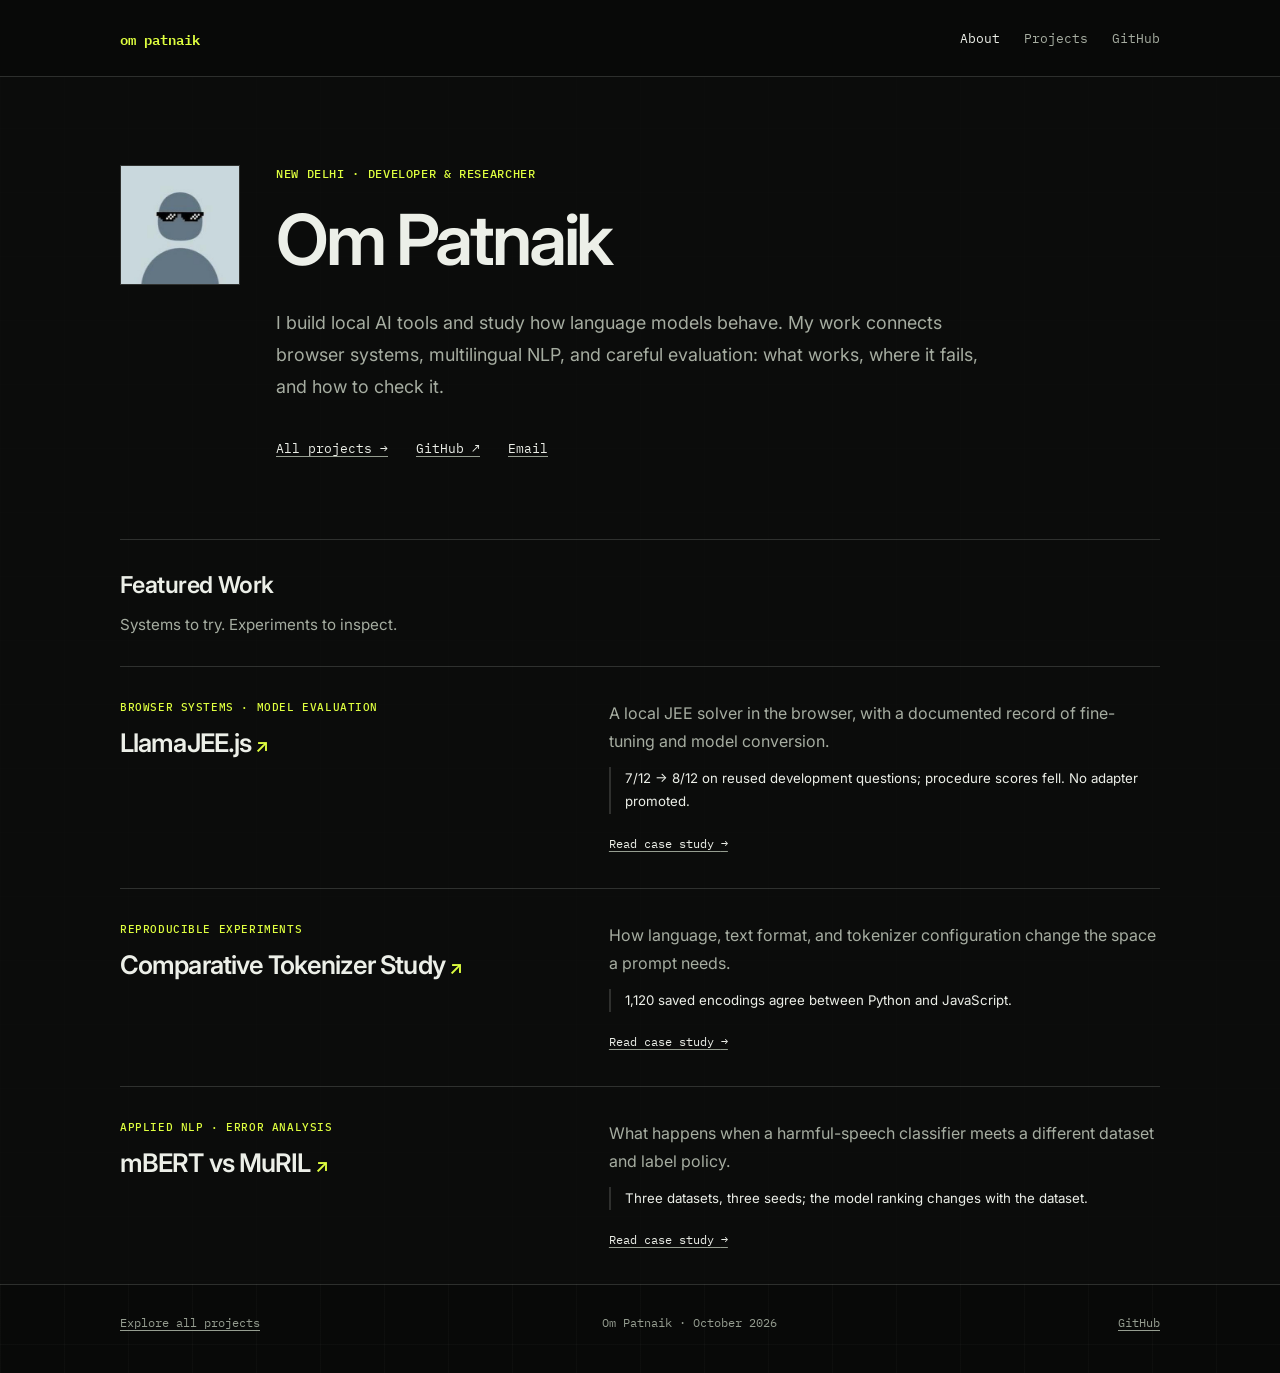
<file: index.html>
<!doctype html>
<html lang="en">
<head>
  <meta charset="utf-8">
  <meta name="viewport" content="width=device-width, initial-scale=1">
  <title>Developer &amp; researcher | Om Patnaik</title>
  <meta name="description" content="Om Patnaik builds local AI tools and studies how language models behave. Explore browser inference, tokenizer analysis, and Hinglish research.">
  <meta name="theme-color" content="#080908">
  <link rel="canonical" href="https://ompatnaik.com/">
  <meta property="og:type" content="website">
  <meta property="og:site_name" content="Om Patnaik">
  <meta property="og:title" content="Developer &amp; researcher | Om Patnaik">
  <meta property="og:description" content="Om Patnaik builds local AI tools and studies how language models behave. Explore browser inference, tokenizer analysis, and Hinglish research.">
  <meta property="og:url" content="https://ompatnaik.com/">
  <meta property="og:image" content="https://ompatnaik.com/assets/landing-v4/om-avatar.jpg">
  <meta property="og:image:alt" content="Om Patnaik’s profile illustration">
  <meta name="twitter:card" content="summary">
  <link rel="icon" href="/assets/favicon.svg" type="image/svg+xml">
  <link rel="preconnect" href="https://fonts.googleapis.com">
  <link rel="preconnect" href="https://fonts.gstatic.com" crossorigin>
  <link href="https://fonts.googleapis.com/css2?family=IBM+Plex+Mono:wght@400;500;600&amp;family=Inter:wght@400;500;600&amp;display=swap" rel="stylesheet">
  <link rel="stylesheet" href="/assets/landing-v5/site.css?v=413bb1c46770">
</head>
<body>
  <a class="skip-link" href="#main">Skip to content</a>
  <header class="site-header"><div class="shell header-inner">
    <a class="site-name" href="/">om patnaik</a>
    <nav class="nav" aria-label="Primary navigation"><a href="/" aria-current="page">About</a><a href="/projects.html">Projects</a><a href="https://github.com/OmTheLast">GitHub</a></nav>
  </div></header>
  <main id="main" tabindex="-1"><div class="shell">
<section class="profile" aria-labelledby="page-title">
  <img class="avatar" src="/assets/landing-v4/om-avatar.jpg" width="132" height="132" alt="Om Patnaik’s profile illustration">
  <div><p class="label">New Delhi · Developer &amp; researcher</p><h1 id="page-title">Om Patnaik</h1>
  <p class="intro">I build local AI tools and study how language models behave. My work connects browser systems, multilingual NLP, and careful evaluation: what works, where it fails, and how to check it.</p>
  <div class="plain-links"><a href="/projects.html">All projects →</a><a href="https://github.com/OmTheLast">GitHub ↗</a><a href="mailto:patnaikom8@gmail.com">Email</a></div></div>
</section>
<section class="featured-section" aria-labelledby="featured-title"><div class="section-heading"><h2 id="featured-title">Featured Work</h2><p>Systems to try. Experiments to inspect.</p></div><div class="featured-list"><article class="feature-card">
      <div><p class="label">Browser systems · Model evaluation</p><h3><a href="/jee/">LlamaJEE.js<span aria-hidden="true"> ↗</span></a></h3></div>
      <div><p>A local JEE solver in the browser, with a documented record of fine-tuning and model conversion.</p><p class="finding">7/12 → 8/12 on reused development questions; procedure scores fell. No adapter promoted.</p><a class="read-link" href="/jee/">Read case study <span class="sr-only">— LlamaJEE.js</span> →</a></div>
    </article><article class="feature-card">
      <div><p class="label">Reproducible experiments</p><h3><a href="/tokenizers/">Comparative Tokenizer Study<span aria-hidden="true"> ↗</span></a></h3></div>
      <div><p>How language, text format, and tokenizer configuration change the space a prompt needs.</p><p class="finding">1,120 saved encodings agree between Python and JavaScript.</p><a class="read-link" href="/tokenizers/">Read case study <span class="sr-only">— Comparative Tokenizer Study</span> →</a></div>
    </article><article class="feature-card">
      <div><p class="label">Applied NLP · Error analysis</p><h3><a href="/hinglish/">mBERT vs MuRIL<span aria-hidden="true"> ↗</span></a></h3></div>
      <div><p>What happens when a harmful-speech classifier meets a different dataset and label policy.</p><p class="finding">Three datasets, three seeds; the model ranking changes with the dataset.</p><a class="read-link" href="/hinglish/">Read case study <span class="sr-only">— mBERT vs MuRIL</span> →</a></div>
    </article></div></section>
</div></main>
  <footer class="site-footer"><div class="shell footer-inner"><a href="/projects.html">Explore all projects</a><span>Om Patnaik · October 2026</span><a href="https://github.com/OmTheLast">GitHub</a></div></footer>
</body>
</html>
</file>
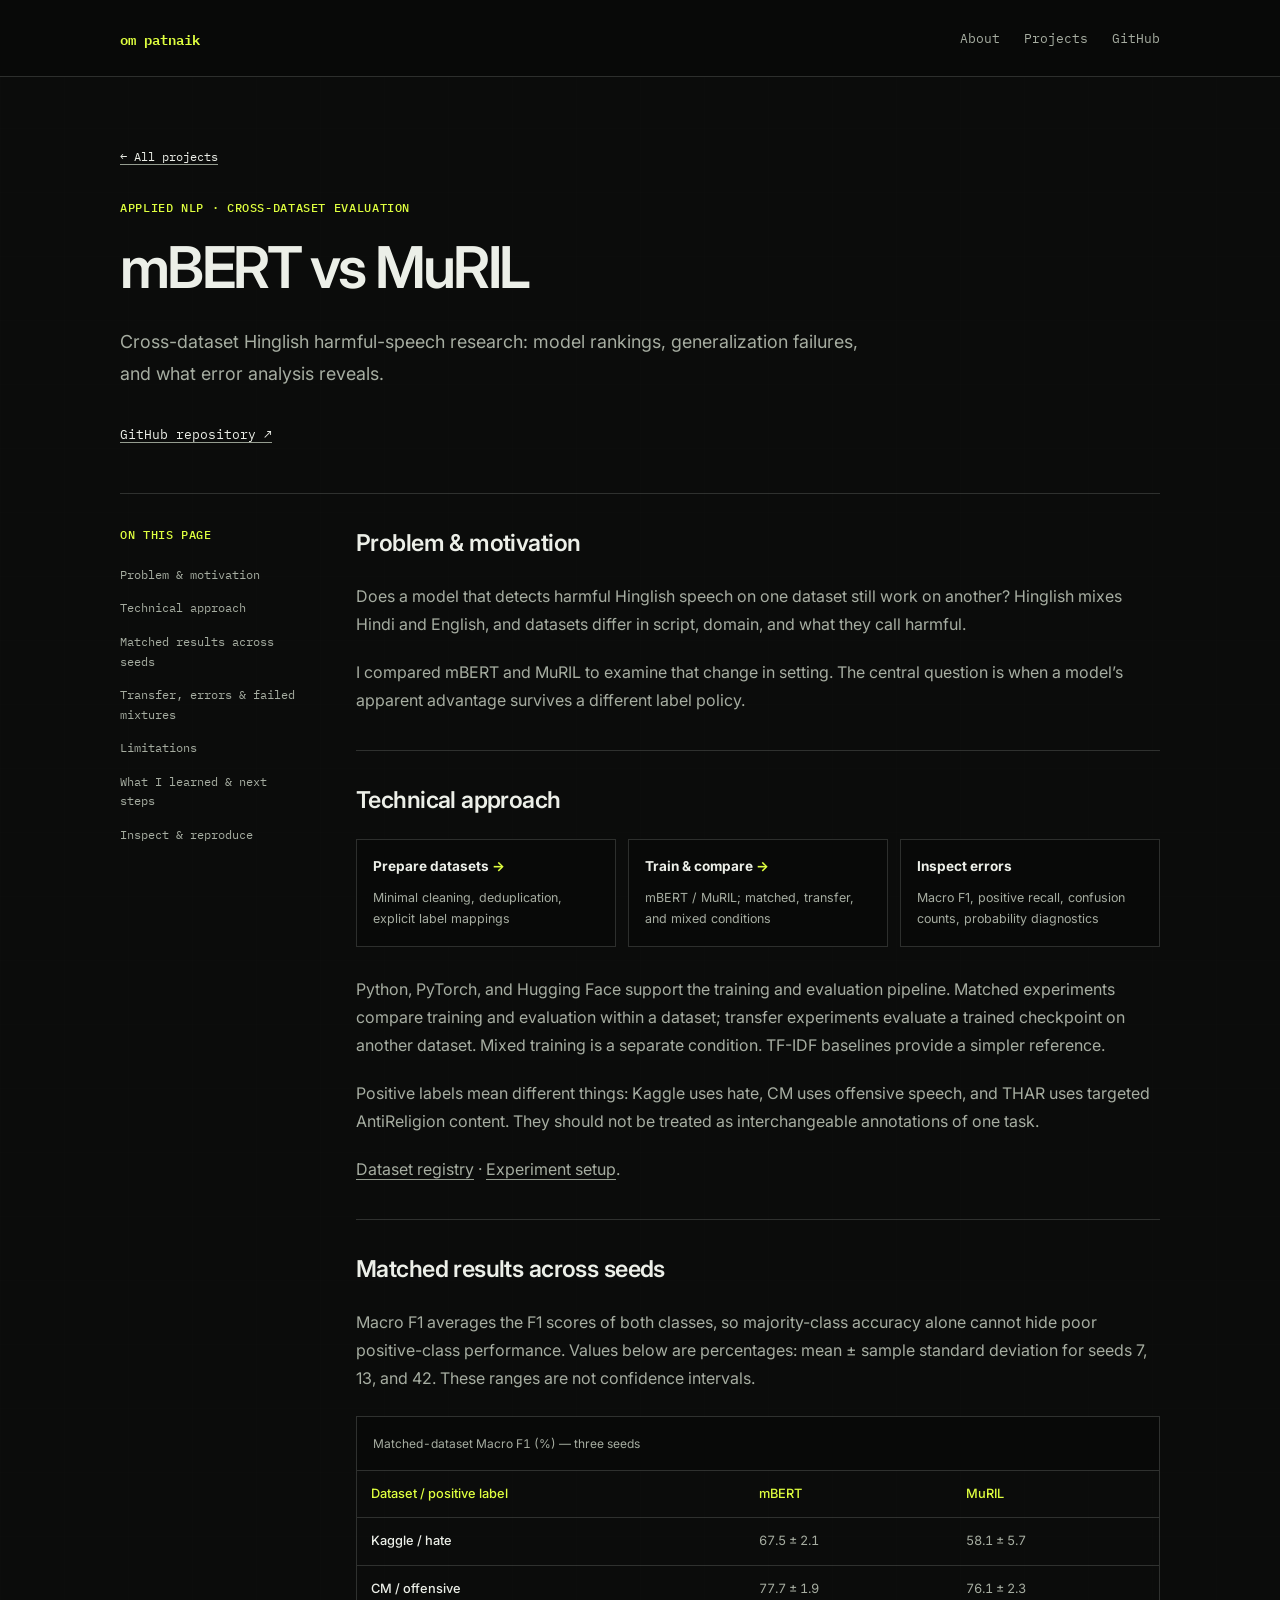
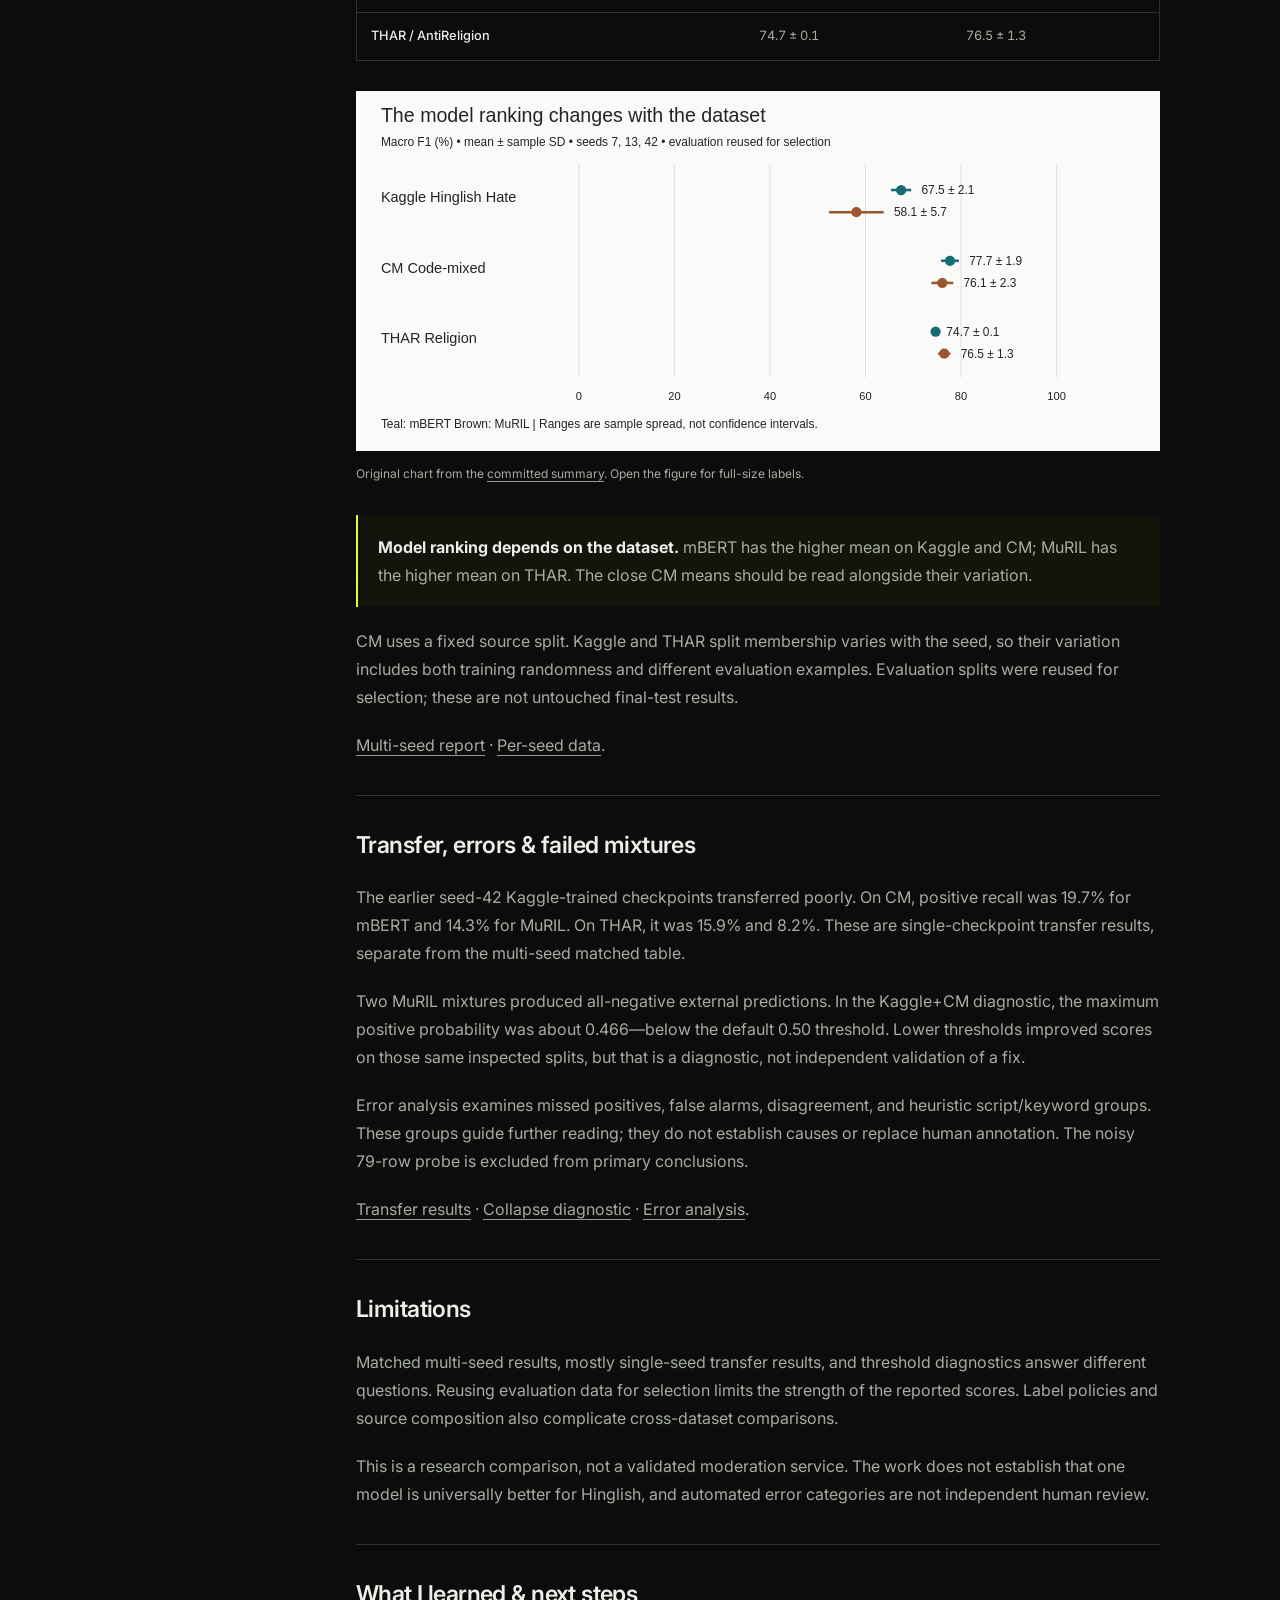
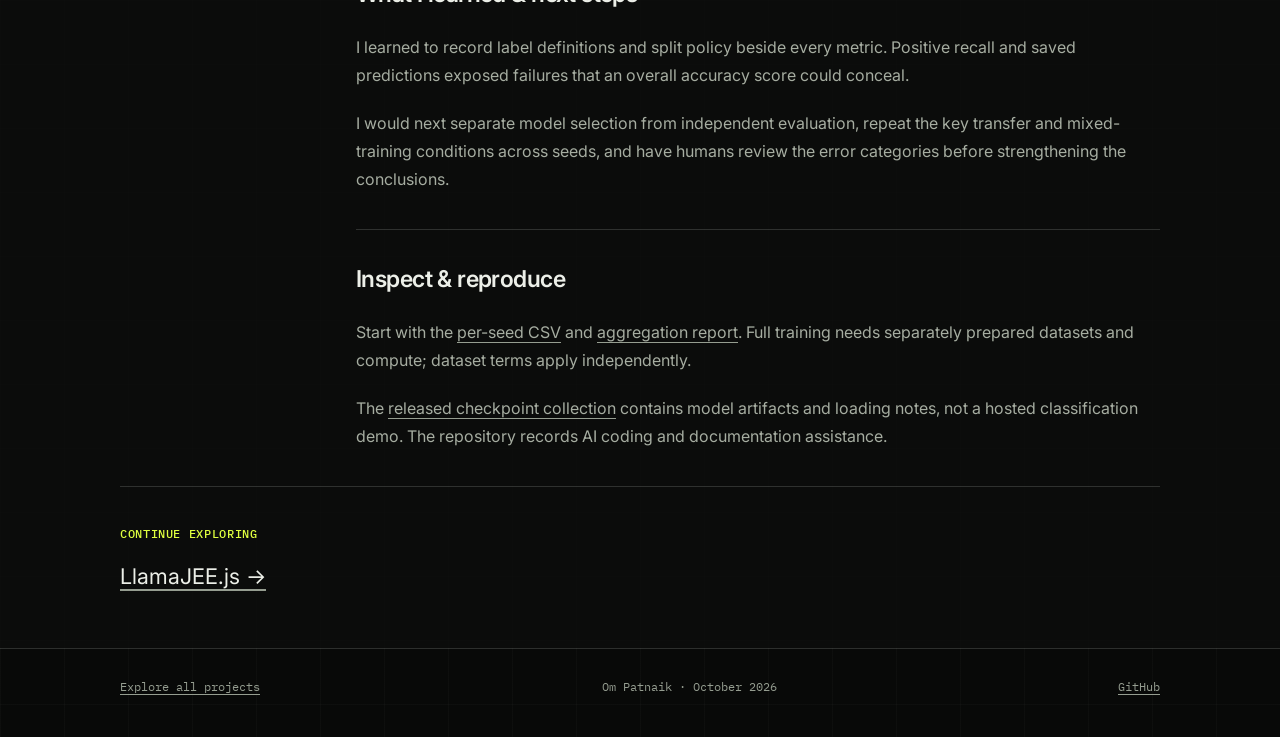
<file: hinglish/index.html>
<!doctype html>
<html lang="en">
<head>
  <meta charset="utf-8">
  <meta name="viewport" content="width=device-width, initial-scale=1">
  <title>mBERT vs MuRIL | Om Patnaik</title>
  <meta name="description" content="Cross-dataset Hinglish harmful-speech research: model rankings, generalization failures, and what error analysis reveals.">
  <meta name="theme-color" content="#080908">
  <link rel="canonical" href="https://ompatnaik.com/hinglish/">
  <meta property="og:type" content="website">
  <meta property="og:site_name" content="Om Patnaik">
  <meta property="og:title" content="mBERT vs MuRIL | Om Patnaik">
  <meta property="og:description" content="Cross-dataset Hinglish harmful-speech research: model rankings, generalization failures, and what error analysis reveals.">
  <meta property="og:url" content="https://ompatnaik.com/hinglish/">
  <meta property="og:image" content="https://ompatnaik.com/assets/landing-v4/om-avatar.jpg">
  <meta property="og:image:alt" content="Om Patnaik’s profile illustration">
  <meta name="twitter:card" content="summary">
  <link rel="icon" href="/assets/favicon.svg" type="image/svg+xml">
  <link rel="preconnect" href="https://fonts.googleapis.com">
  <link rel="preconnect" href="https://fonts.gstatic.com" crossorigin>
  <link href="https://fonts.googleapis.com/css2?family=IBM+Plex+Mono:wght@400;500;600&amp;family=Inter:wght@400;500;600&amp;display=swap" rel="stylesheet">
  <link rel="stylesheet" href="/assets/landing-v5/site.css?v=413bb1c46770">
</head>
<body>
  <a class="skip-link" href="#main">Skip to content</a>
  <header class="site-header"><div class="shell header-inner">
    <a class="site-name" href="/">om patnaik</a>
    <nav class="nav" aria-label="Primary navigation"><a href="/">About</a><a href="/projects.html">Projects</a><a href="https://github.com/OmTheLast">GitHub</a></nav>
  </div></header>
  <main id="main" tabindex="-1"><div class="shell"><header class="page-head case-head"><a class="back-link" href="/projects.html">← All projects</a><p class="label">Applied NLP · Cross-dataset evaluation</p><h1>mBERT vs MuRIL</h1><p class="intro">Cross-dataset Hinglish harmful-speech research: model rankings, generalization failures, and what error analysis reveals.</p><div class="plain-links"><a href="https://github.com/OmTheLast/mBERT-vs-MuRIL-cross-dataset-hinglish-hate">GitHub repository ↗</a></div></header><div class="case-layout"><nav class="contents" aria-label="On this page"><p class="label">On this page</p><a href="#problem">Problem & motivation</a><a href="#approach">Technical approach</a><a href="#results">Matched results across seeds</a><a href="#errors">Transfer, errors & failed mixtures</a><a href="#limits">Limitations</a><a href="#learning">What I learned & next steps</a><a href="#reproduce">Inspect & reproduce</a></nav><div class="case-body"><section class="case-section" id="problem" aria-labelledby="problem-title"><h2 id="problem-title">Problem & motivation</h2><p>Does a model that detects harmful Hinglish speech on one dataset still work on another? Hinglish mixes Hindi and English, and datasets differ in script, domain, and what they call harmful.</p><p>I compared mBERT and MuRIL to examine that change in setting. The central question is when a model’s apparent advantage survives a different label policy.</p></section><section class="case-section" id="approach" aria-labelledby="approach-title"><h2 id="approach-title">Technical approach</h2><ol class="architecture" aria-label="Technical workflow"><li><strong>Prepare datasets</strong><span>Minimal cleaning, deduplication, explicit label mappings</span></li><li><strong>Train & compare</strong><span>mBERT / MuRIL; matched, transfer, and mixed conditions</span></li><li><strong>Inspect errors</strong><span>Macro F1, positive recall, confusion counts, probability diagnostics</span></li></ol><p>Python, PyTorch, and Hugging Face support the training and evaluation pipeline. Matched experiments compare training and evaluation within a dataset; transfer experiments evaluate a trained checkpoint on another dataset. Mixed training is a separate condition. TF-IDF baselines provide a simpler reference.</p><p>Positive labels mean different things: Kaggle uses hate, CM uses offensive speech, and THAR uses targeted AntiReligion content. They should not be treated as interchangeable annotations of one task.</p><p><a href="https://github.com/OmTheLast/mBERT-vs-MuRIL-cross-dataset-hinglish-hate/blob/86a670c51f28826d9b643a4fc5569ecd232ecea0/docs/dataset_registry.md">Dataset registry</a> · <a href="https://github.com/OmTheLast/mBERT-vs-MuRIL-cross-dataset-hinglish-hate/blob/86a670c51f28826d9b643a4fc5569ecd232ecea0/docs/running_experiments.md">Experiment setup</a>.</p></section><section class="case-section" id="results" aria-labelledby="results-title"><h2 id="results-title">Matched results across seeds</h2><p>Macro F1 averages the F1 scores of both classes, so majority-class accuracy alone cannot hide poor positive-class performance. Values below are percentages: mean ± sample standard deviation for seeds 7, 13, and 42. These ranges are not confidence intervals.</p><div class="table-scroll" role="region" aria-label="Matched-dataset Macro F1 (%) — three seeds" tabindex="0"><table><caption>Matched-dataset Macro F1 (%) — three seeds</caption><thead><tr><th scope="col">Dataset / positive label</th><th scope="col">mBERT</th><th scope="col">MuRIL</th></tr></thead><tbody><tr><th scope="row">Kaggle / hate</th><td>67.5 ± 2.1</td><td>58.1 ± 5.7</td></tr><tr><th scope="row">CM / offensive</th><td>77.7 ± 1.9</td><td>76.1 ± 2.3</td></tr><tr><th scope="row">THAR / AntiReligion</th><td>74.7 ± 0.1</td><td>76.5 ± 1.3</td></tr></tbody></table></div><figure><a href="/assets/research/hinglish-results.svg" aria-label="Open full-size figure: mBERT and MuRIL mean Macro F1 with sample standard deviations on three datasets"><img src="/assets/research/hinglish-results.svg" alt="mBERT and MuRIL mean Macro F1 with sample standard deviations on three datasets" width="940" height="420" loading="lazy" decoding="async"></a><figcaption>Original chart from the <a href="https://github.com/OmTheLast/mBERT-vs-MuRIL-cross-dataset-hinglish-hate/blob/86a670c51f28826d9b643a4fc5569ecd232ecea0/results/multiseed/matched_multiseed_summary.csv">committed summary</a>. Open the figure for full-size labels.</figcaption></figure><p class="callout"><strong>Model ranking depends on the dataset.</strong> mBERT has the higher mean on Kaggle and CM; MuRIL has the higher mean on THAR. The close CM means should be read alongside their variation.</p><p>CM uses a fixed source split. Kaggle and THAR split membership varies with the seed, so their variation includes both training randomness and different evaluation examples. Evaluation splits were reused for selection; these are not untouched final-test results.</p><p><a href="https://github.com/OmTheLast/mBERT-vs-MuRIL-cross-dataset-hinglish-hate/blob/86a670c51f28826d9b643a4fc5569ecd232ecea0/docs/matched_multiseed_results.md">Multi-seed report</a> · <a href="https://github.com/OmTheLast/mBERT-vs-MuRIL-cross-dataset-hinglish-hate/blob/86a670c51f28826d9b643a4fc5569ecd232ecea0/results/multiseed/matched_multiseed_per_seed.csv">Per-seed data</a>.</p></section><section class="case-section" id="errors" aria-labelledby="errors-title"><h2 id="errors-title">Transfer, errors & failed mixtures</h2><p>The earlier seed-42 Kaggle-trained checkpoints transferred poorly. On CM, positive recall was 19.7% for mBERT and 14.3% for MuRIL. On THAR, it was 15.9% and 8.2%. These are single-checkpoint transfer results, separate from the multi-seed matched table.</p><p>Two MuRIL mixtures produced all-negative external predictions. In the Kaggle+CM diagnostic, the maximum positive probability was about 0.466—below the default 0.50 threshold. Lower thresholds improved scores on those same inspected splits, but that is a diagnostic, not independent validation of a fix.</p><p>Error analysis examines missed positives, false alarms, disagreement, and heuristic script/keyword groups. These groups guide further reading; they do not establish causes or replace human annotation. The noisy 79-row probe is excluded from primary conclusions.</p><p><a href="https://github.com/OmTheLast/mBERT-vs-MuRIL-cross-dataset-hinglish-hate/blob/86a670c51f28826d9b643a4fc5569ecd232ecea0/docs/transformer_cross_dataset_eval_report.md">Transfer results</a> · <a href="https://github.com/OmTheLast/mBERT-vs-MuRIL-cross-dataset-hinglish-hate/blob/86a670c51f28826d9b643a4fc5569ecd232ecea0/docs/muril_collapse_diagnostic_report.md">Collapse diagnostic</a> · <a href="https://github.com/OmTheLast/mBERT-vs-MuRIL-cross-dataset-hinglish-hate/blob/86a670c51f28826d9b643a4fc5569ecd232ecea0/docs/error_analysis_report.md">Error analysis</a>.</p></section><section class="case-section" id="limits" aria-labelledby="limits-title"><h2 id="limits-title">Limitations</h2><p>Matched multi-seed results, mostly single-seed transfer results, and threshold diagnostics answer different questions. Reusing evaluation data for selection limits the strength of the reported scores. Label policies and source composition also complicate cross-dataset comparisons.</p><p>This is a research comparison, not a validated moderation service. The work does not establish that one model is universally better for Hinglish, and automated error categories are not independent human review.</p></section><section class="case-section" id="learning" aria-labelledby="learning-title"><h2 id="learning-title">What I learned & next steps</h2><p>I learned to record label definitions and split policy beside every metric. Positive recall and saved predictions exposed failures that an overall accuracy score could conceal.</p><p>I would next separate model selection from independent evaluation, repeat the key transfer and mixed-training conditions across seeds, and have humans review the error categories before strengthening the conclusions.</p></section><section class="case-section" id="reproduce" aria-labelledby="reproduce-title"><h2 id="reproduce-title">Inspect & reproduce</h2><p>Start with the <a href="https://github.com/OmTheLast/mBERT-vs-MuRIL-cross-dataset-hinglish-hate/blob/86a670c51f28826d9b643a4fc5569ecd232ecea0/results/multiseed/matched_multiseed_per_seed.csv">per-seed CSV</a> and <a href="https://github.com/OmTheLast/mBERT-vs-MuRIL-cross-dataset-hinglish-hate/blob/86a670c51f28826d9b643a4fc5569ecd232ecea0/docs/matched_multiseed_results.md">aggregation report</a>. Full training needs separately prepared datasets and compute; dataset terms apply independently.</p><p>The <a href="https://huggingface.co/collections/OmTheLast/hinglish-research-mbert-vs-muril-6aa96a16ed03bba0e89e9408">released checkpoint collection</a> contains model artifacts and loading notes, not a hosted classification demo. The repository records AI coding and documentation assistance.</p></section></div></div><aside class="next-study"><p class="label">Continue exploring</p><a href="/jee/">LlamaJEE.js →</a></aside></div></main>
  <footer class="site-footer"><div class="shell footer-inner"><a href="/projects.html">Explore all projects</a><span>Om Patnaik · October 2026</span><a href="https://github.com/OmTheLast">GitHub</a></div></footer>
</body>
</html>
</file>
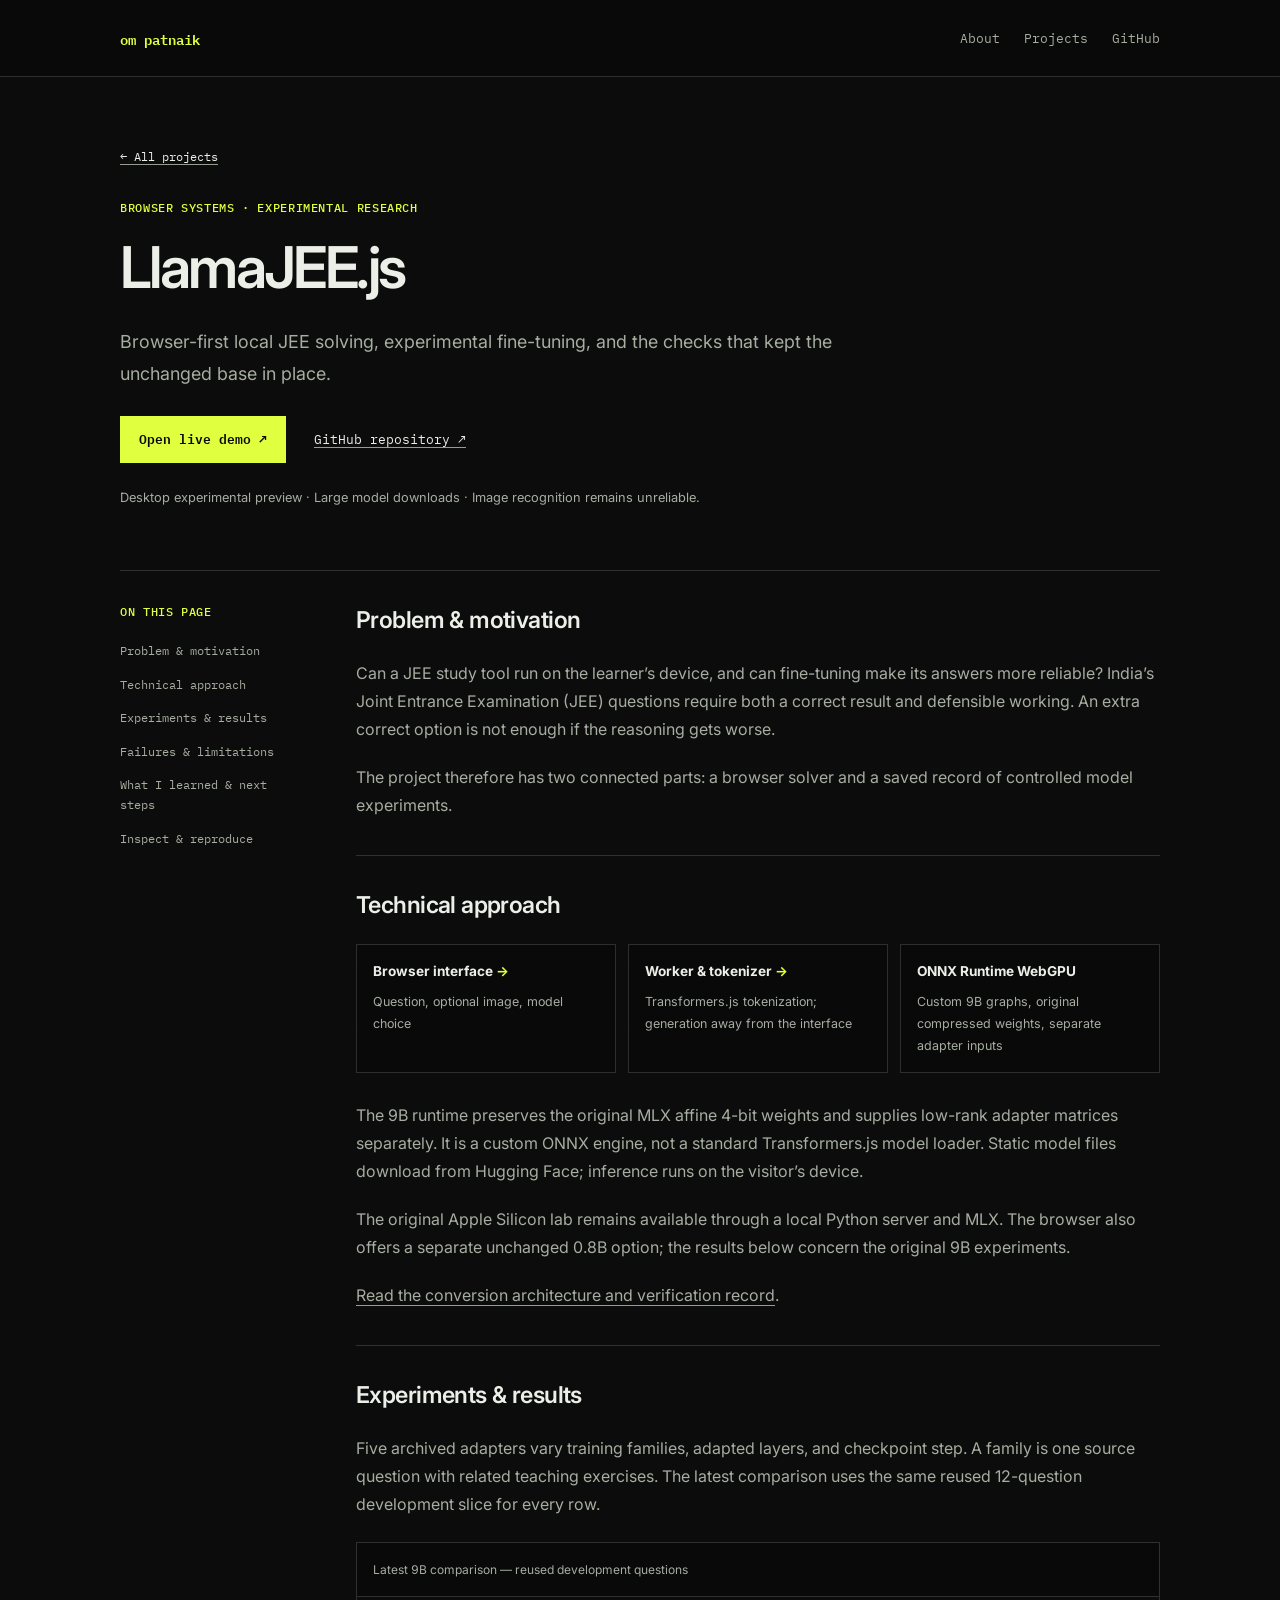
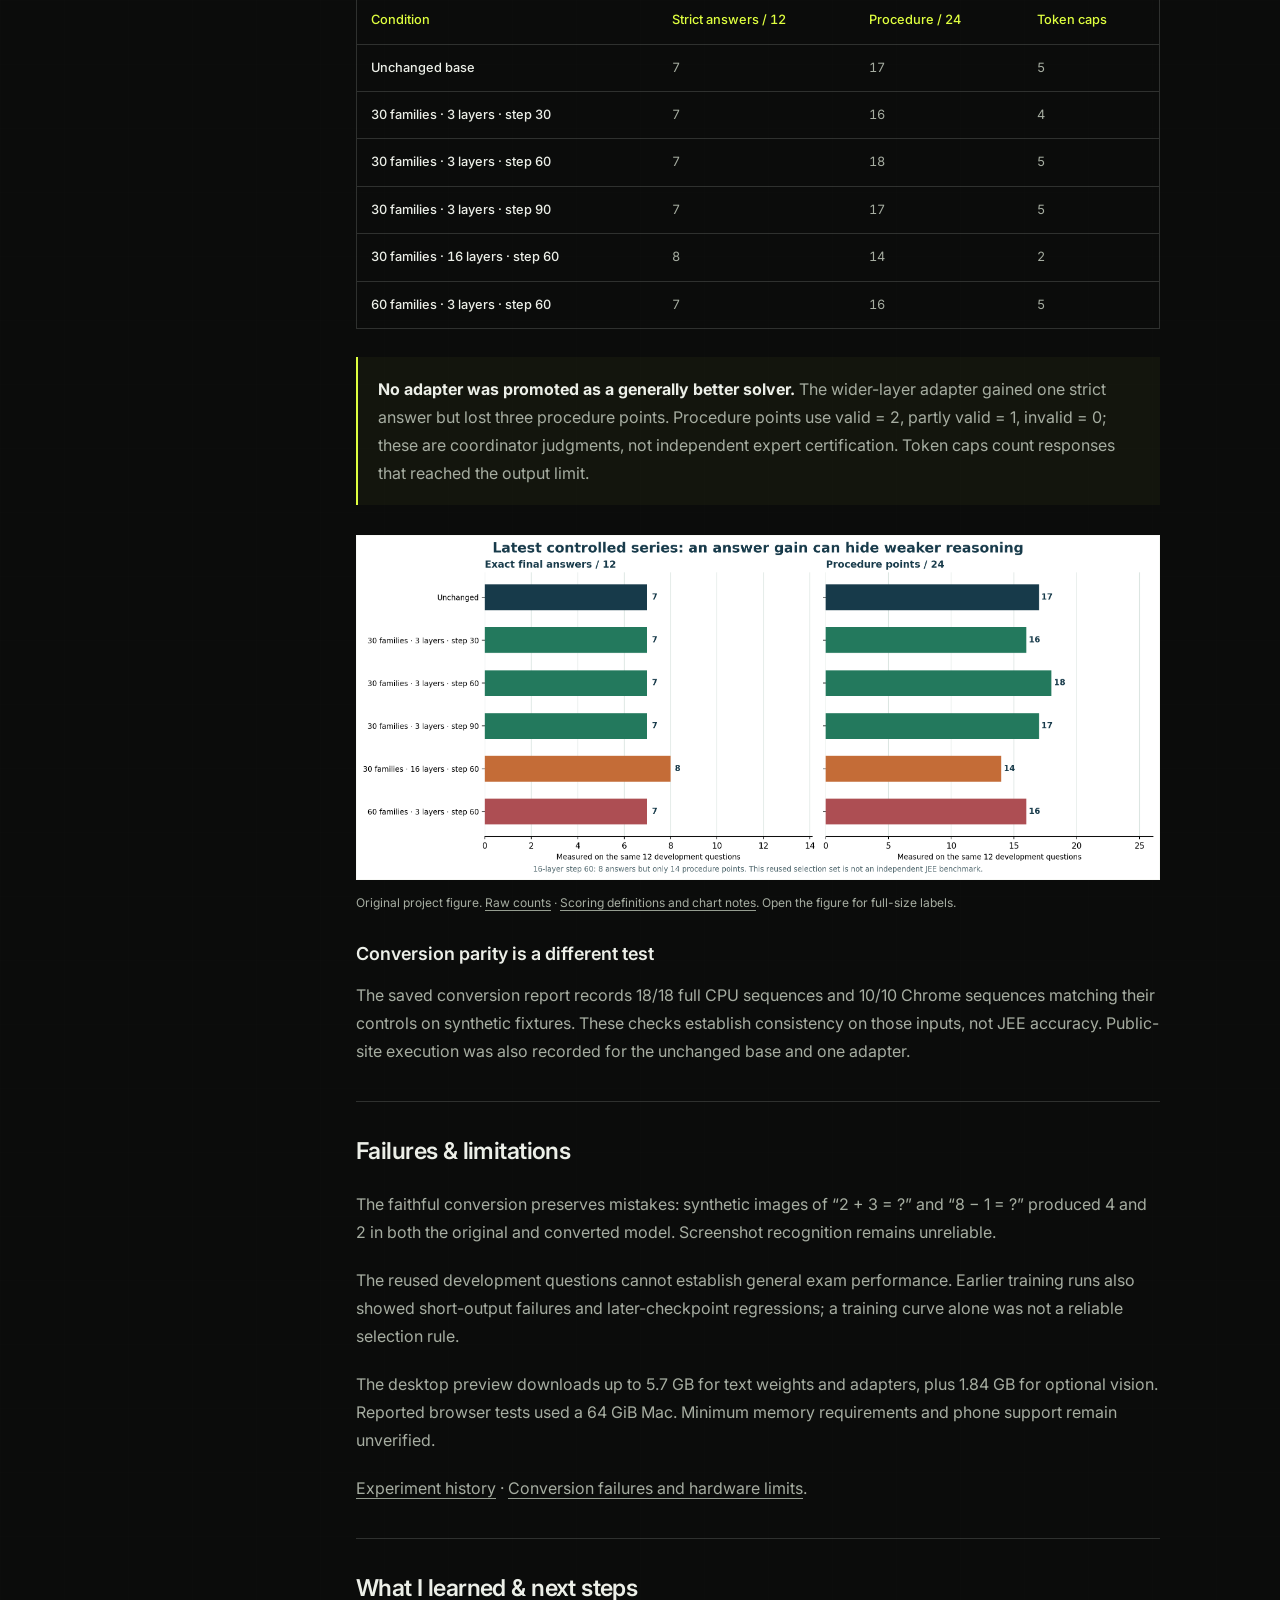
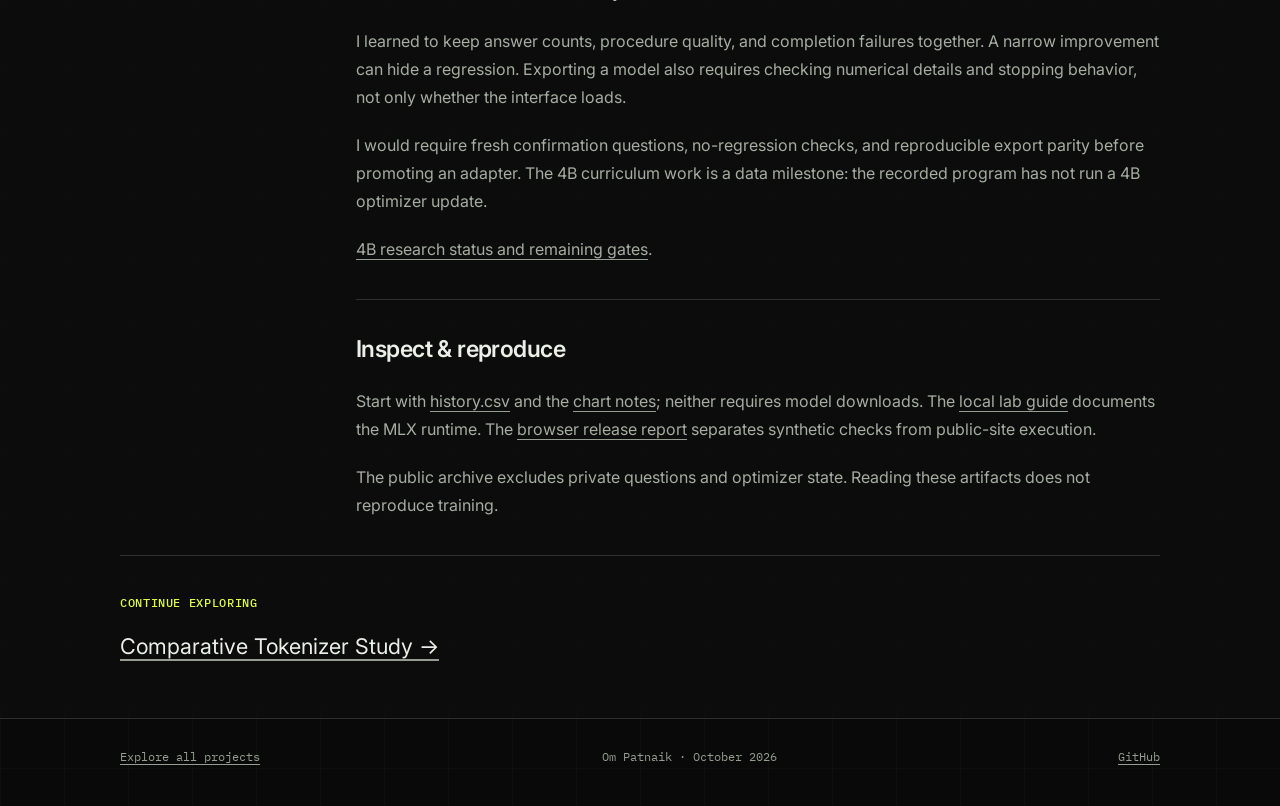
<file: jee/index.html>
<!doctype html>
<html lang="en">
<head>
  <meta charset="utf-8">
  <meta name="viewport" content="width=device-width, initial-scale=1">
  <title>LlamaJEE.js | Om Patnaik</title>
  <meta name="description" content="Browser-first local JEE solving, experimental fine-tuning, and the checks that kept the unchanged base in place.">
  <meta name="theme-color" content="#080908">
  <link rel="canonical" href="https://ompatnaik.com/jee/">
  <meta property="og:type" content="website">
  <meta property="og:site_name" content="Om Patnaik">
  <meta property="og:title" content="LlamaJEE.js | Om Patnaik">
  <meta property="og:description" content="Browser-first local JEE solving, experimental fine-tuning, and the checks that kept the unchanged base in place.">
  <meta property="og:url" content="https://ompatnaik.com/jee/">
  <meta property="og:image" content="https://ompatnaik.com/assets/landing-v4/om-avatar.jpg">
  <meta property="og:image:alt" content="Om Patnaik’s profile illustration">
  <meta name="twitter:card" content="summary">
  <link rel="icon" href="/assets/favicon.svg" type="image/svg+xml">
  <link rel="preconnect" href="https://fonts.googleapis.com">
  <link rel="preconnect" href="https://fonts.gstatic.com" crossorigin>
  <link href="https://fonts.googleapis.com/css2?family=IBM+Plex+Mono:wght@400;500;600&amp;family=Inter:wght@400;500;600&amp;display=swap" rel="stylesheet">
  <link rel="stylesheet" href="/assets/landing-v5/site.css?v=413bb1c46770">
</head>
<body>
  <a class="skip-link" href="#main">Skip to content</a>
  <header class="site-header"><div class="shell header-inner">
    <a class="site-name" href="/">om patnaik</a>
    <nav class="nav" aria-label="Primary navigation"><a href="/">About</a><a href="/projects.html">Projects</a><a href="https://github.com/OmTheLast">GitHub</a></nav>
  </div></header>
  <main id="main" tabindex="-1"><div class="shell"><header class="page-head case-head"><a class="back-link" href="/projects.html">← All projects</a><p class="label">Browser systems · Experimental research</p><h1>LlamaJEE.js</h1><p class="intro">Browser-first local JEE solving, experimental fine-tuning, and the checks that kept the unchanged base in place.</p><div class="plain-links"><a class="button" href="/llamajee/">Open live demo ↗</a><a href="https://github.com/OmTheLast/LlamaJEE.js">GitHub repository ↗</a></div><p class="runtime-note">Desktop experimental preview · Large model downloads · Image recognition remains unreliable.</p></header><div class="case-layout"><nav class="contents" aria-label="On this page"><p class="label">On this page</p><a href="#problem">Problem & motivation</a><a href="#approach">Technical approach</a><a href="#results">Experiments & results</a><a href="#limits">Failures & limitations</a><a href="#learning">What I learned & next steps</a><a href="#reproduce">Inspect & reproduce</a></nav><div class="case-body"><section class="case-section" id="problem" aria-labelledby="problem-title"><h2 id="problem-title">Problem & motivation</h2><p>Can a JEE study tool run on the learner’s device, and can fine-tuning make its answers more reliable? India’s Joint Entrance Examination (JEE) questions require both a correct result and defensible working. An extra correct option is not enough if the reasoning gets worse.</p><p>The project therefore has two connected parts: a browser solver and a saved record of controlled model experiments.</p></section><section class="case-section" id="approach" aria-labelledby="approach-title"><h2 id="approach-title">Technical approach</h2><ol class="architecture" aria-label="Technical workflow"><li><strong>Browser interface</strong><span>Question, optional image, model choice</span></li><li><strong>Worker & tokenizer</strong><span>Transformers.js tokenization; generation away from the interface</span></li><li><strong>ONNX Runtime WebGPU</strong><span>Custom 9B graphs, original compressed weights, separate adapter inputs</span></li></ol><p>The 9B runtime preserves the original MLX affine 4-bit weights and supplies low-rank adapter matrices separately. It is a custom ONNX engine, not a standard Transformers.js model loader. Static model files download from Hugging Face; inference runs on the visitor’s device.</p><p>The original Apple Silicon lab remains available through a local Python server and MLX. The browser also offers a separate unchanged 0.8B option; the results below concern the original 9B experiments.</p><p><a href="https://github.com/OmTheLast/LlamaJEE.js/blob/e3ba04d17bb3427d3b3035c6646f80ab5d34881f/research/EXPORT09B04_ORIGINAL_BROWSER_RELEASE.md">Read the conversion architecture and verification record</a>.</p></section><section class="case-section" id="results" aria-labelledby="results-title"><h2 id="results-title">Experiments & results</h2><p>Five archived adapters vary training families, adapted layers, and checkpoint step. A family is one source question with related teaching exercises. The latest comparison uses the same reused 12-question development slice for every row.</p><div class="table-scroll" role="region" aria-label="Latest 9B comparison — reused development questions" tabindex="0"><table><caption>Latest 9B comparison — reused development questions</caption><thead><tr><th scope="col">Condition</th><th scope="col">Strict answers / 12</th><th scope="col">Procedure / 24</th><th scope="col">Token caps</th></tr></thead><tbody><tr><th scope="row">Unchanged base</th><td>7</td><td>17</td><td>5</td></tr><tr><th scope="row">30 families · 3 layers · step 30</th><td>7</td><td>16</td><td>4</td></tr><tr><th scope="row">30 families · 3 layers · step 60</th><td>7</td><td>18</td><td>5</td></tr><tr><th scope="row">30 families · 3 layers · step 90</th><td>7</td><td>17</td><td>5</td></tr><tr><th scope="row">30 families · 16 layers · step 60</th><td>8</td><td>14</td><td>2</td></tr><tr><th scope="row">60 families · 3 layers · step 60</th><td>7</td><td>16</td><td>5</td></tr></tbody></table></div><p class="callout"><strong>No adapter was promoted as a generally better solver.</strong> The wider-layer adapter gained one strict answer but lost three procedure points. Procedure points use valid = 2, partly valid = 1, invalid = 0; these are coordinator judgments, not independent expert certification. Token caps count responses that reached the output limit.</p><figure><a href="/assets/research/jee-tradeoffs.png" aria-label="Open full-size figure: Strict answer and procedure scores for the unchanged 9B base and five adapters"><img src="/assets/research/jee-tradeoffs.png" alt="Strict answer and procedure scores for the unchanged 9B base and five adapters" width="2587" height="1106" loading="lazy" decoding="async"></a><figcaption>Original project figure. <a href="https://github.com/OmTheLast/LlamaJEE.js/blob/e3ba04d17bb3427d3b3035c6646f80ab5d34881f/history.csv">Raw counts</a> · <a href="https://github.com/OmTheLast/LlamaJEE.js/blob/e3ba04d17bb3427d3b3035c6646f80ab5d34881f/charts/README.md">Scoring definitions and chart notes</a>. Open the figure for full-size labels.</figcaption></figure><h3>Conversion parity is a different test</h3><p>The saved conversion report records 18/18 full CPU sequences and 10/10 Chrome sequences matching their controls on synthetic fixtures. These checks establish consistency on those inputs, not JEE accuracy. Public-site execution was also recorded for the unchanged base and one adapter.</p></section><section class="case-section" id="limits" aria-labelledby="limits-title"><h2 id="limits-title">Failures & limitations</h2><p>The faithful conversion preserves mistakes: synthetic images of “2 + 3 = ?” and “8 − 1 = ?” produced 4 and 2 in both the original and converted model. Screenshot recognition remains unreliable.</p><p>The reused development questions cannot establish general exam performance. Earlier training runs also showed short-output failures and later-checkpoint regressions; a training curve alone was not a reliable selection rule.</p><p>The desktop preview downloads up to 5.7 GB for text weights and adapters, plus 1.84 GB for optional vision. Reported browser tests used a 64 GiB Mac. Minimum memory requirements and phone support remain unverified.</p><p><a href="https://github.com/OmTheLast/LlamaJEE.js/blob/e3ba04d17bb3427d3b3035c6646f80ab5d34881f/EXPERIMENT_HISTORY.md">Experiment history</a> · <a href="https://github.com/OmTheLast/LlamaJEE.js/blob/e3ba04d17bb3427d3b3035c6646f80ab5d34881f/research/EXPORT09B04_ORIGINAL_BROWSER_RELEASE.md">Conversion failures and hardware limits</a>.</p></section><section class="case-section" id="learning" aria-labelledby="learning-title"><h2 id="learning-title">What I learned & next steps</h2><p>I learned to keep answer counts, procedure quality, and completion failures together. A narrow improvement can hide a regression. Exporting a model also requires checking numerical details and stopping behavior, not only whether the interface loads.</p><p>I would require fresh confirmation questions, no-regression checks, and reproducible export parity before promoting an adapter. The 4B curriculum work is a data milestone: the recorded program has not run a 4B optimizer update.</p><p><a href="https://github.com/OmTheLast/LlamaJEE.js/blob/e3ba04d17bb3427d3b3035c6646f80ab5d34881f/research/TEACHING_REPAIR_COMPLETE_2026_10_19.md">4B research status and remaining gates</a>.</p></section><section class="case-section" id="reproduce" aria-labelledby="reproduce-title"><h2 id="reproduce-title">Inspect & reproduce</h2><p>Start with <a href="https://github.com/OmTheLast/LlamaJEE.js/blob/e3ba04d17bb3427d3b3035c6646f80ab5d34881f/history.csv">history.csv</a> and the <a href="https://github.com/OmTheLast/LlamaJEE.js/blob/e3ba04d17bb3427d3b3035c6646f80ab5d34881f/charts/README.md">chart notes</a>; neither requires model downloads. The <a href="https://github.com/OmTheLast/LlamaJEE.js/blob/e3ba04d17bb3427d3b3035c6646f80ab5d34881f/local_lab/README.md">local lab guide</a> documents the MLX runtime. The <a href="https://github.com/OmTheLast/LlamaJEE.js/blob/e3ba04d17bb3427d3b3035c6646f80ab5d34881f/research/EXPORT09B04_ORIGINAL_BROWSER_RELEASE.md">browser release report</a> separates synthetic checks from public-site execution.</p><p>The public archive excludes private questions and optimizer state. Reading these artifacts does not reproduce training.</p></section></div></div><aside class="next-study"><p class="label">Continue exploring</p><a href="/tokenizers/">Comparative Tokenizer Study →</a></aside></div></main>
  <footer class="site-footer"><div class="shell footer-inner"><a href="/projects.html">Explore all projects</a><span>Om Patnaik · October 2026</span><a href="https://github.com/OmTheLast">GitHub</a></div></footer>
</body>
</html>
</file>
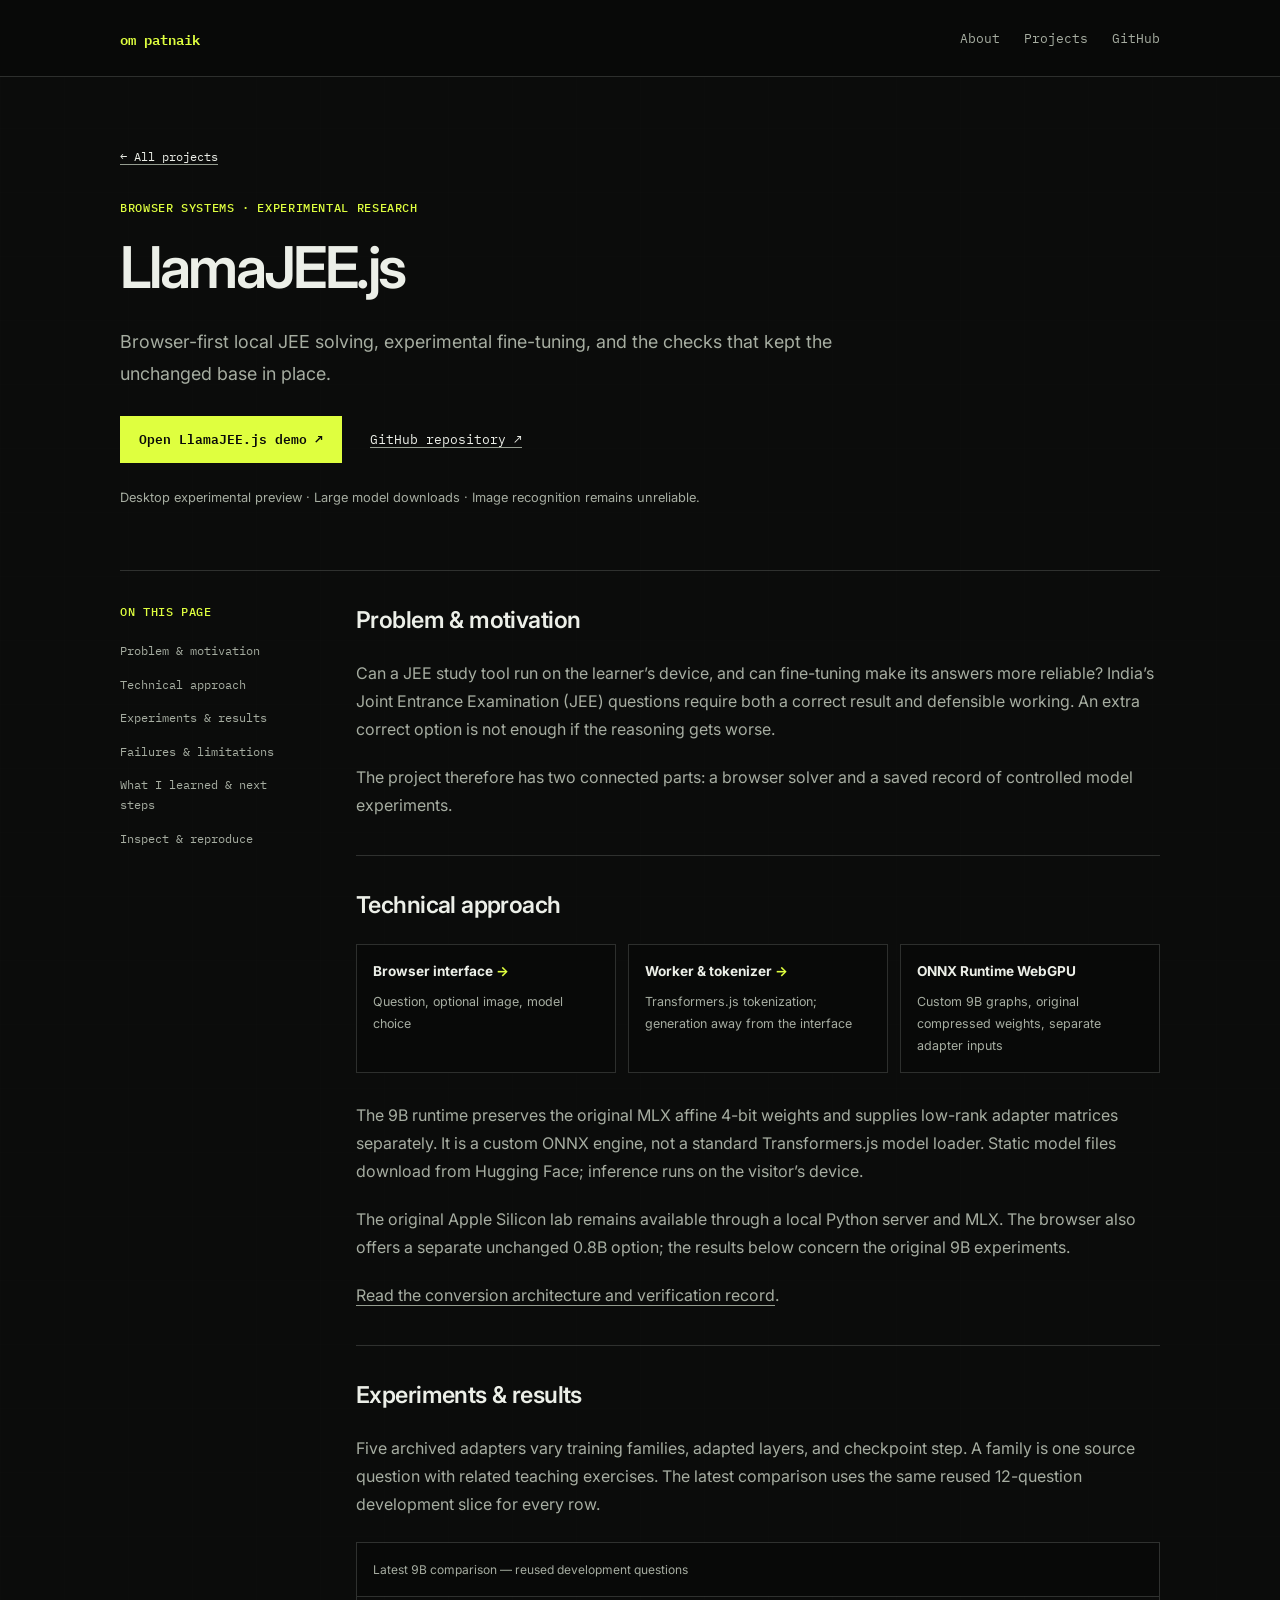
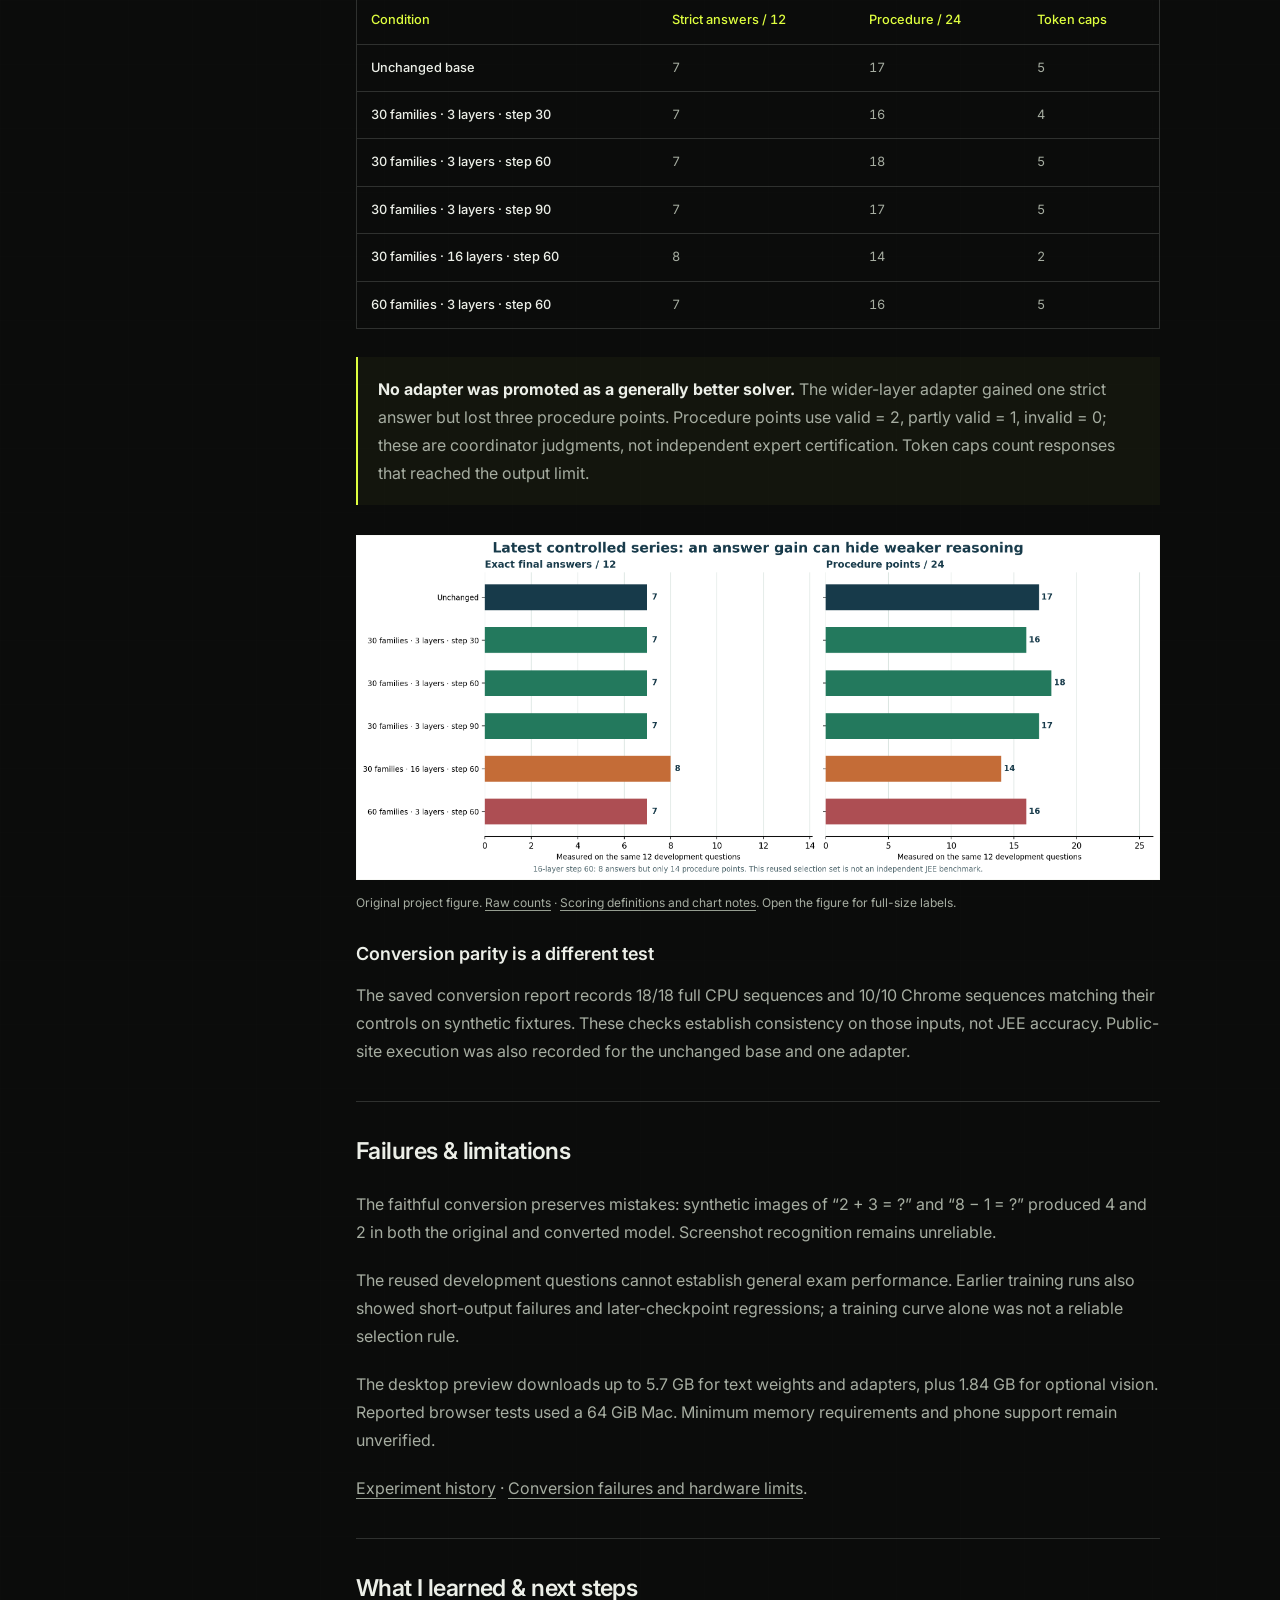
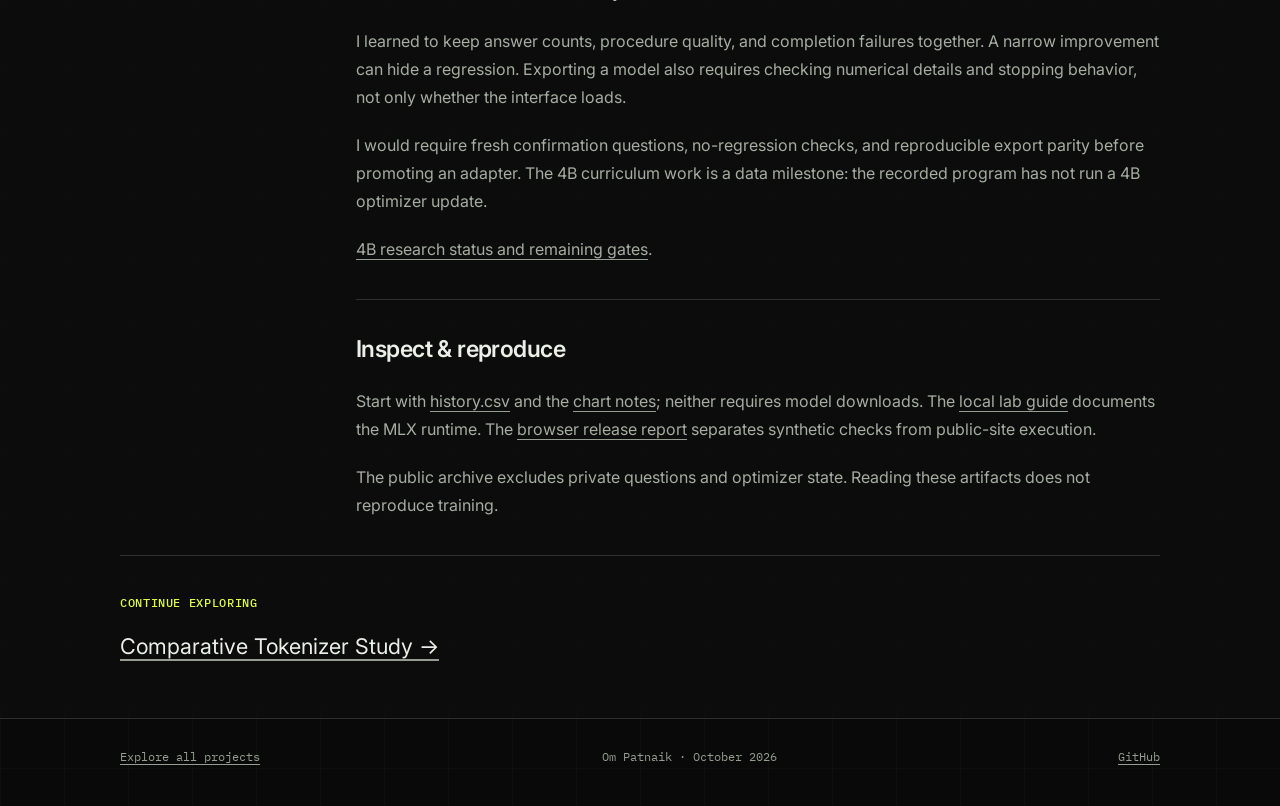
<file: LlamaJEE.js/index.html>
<!doctype html>
<html lang="en">
<head>
  <meta charset="utf-8">
  <meta name="viewport" content="width=device-width, initial-scale=1">
  <title>LlamaJEE.js | Om Patnaik</title>
  <meta name="description" content="Browser-first local JEE solving, experimental fine-tuning, and the checks that kept the unchanged base in place.">
  <meta name="theme-color" content="#080908">
  <link rel="canonical" href="https://ompatnaik.com/LlamaJEE.js/">
  <meta property="og:type" content="website">
  <meta property="og:site_name" content="Om Patnaik">
  <meta property="og:title" content="LlamaJEE.js | Om Patnaik">
  <meta property="og:description" content="Browser-first local JEE solving, experimental fine-tuning, and the checks that kept the unchanged base in place.">
  <meta property="og:url" content="https://ompatnaik.com/LlamaJEE.js/">
  <meta property="og:image" content="https://ompatnaik.com/assets/landing-v4/om-avatar.jpg">
  <meta property="og:image:alt" content="Om Patnaik’s profile illustration">
  <meta name="twitter:card" content="summary">
  <link rel="icon" href="/assets/favicon.svg" type="image/svg+xml">
  <link rel="preconnect" href="https://fonts.googleapis.com">
  <link rel="preconnect" href="https://fonts.gstatic.com" crossorigin>
  <link href="https://fonts.googleapis.com/css2?family=IBM+Plex+Mono:wght@400;500;600&amp;family=Inter:wght@400;500;600&amp;display=swap" rel="stylesheet">
  <link rel="stylesheet" href="/assets/landing-v5/site.css?v=413bb1c46770">
</head>
<body>
  <a class="skip-link" href="#main">Skip to content</a>
  <header class="site-header"><div class="shell header-inner">
    <a class="site-name" href="/">om patnaik</a>
    <nav class="nav" aria-label="Primary navigation"><a href="/">About</a><a href="/projects.html">Projects</a><a href="https://github.com/OmTheLast">GitHub</a></nav>
  </div></header>
  <main id="main" tabindex="-1"><div class="shell"><header class="page-head case-head"><a class="back-link" href="/projects.html">← All projects</a><p class="label">Browser systems · Experimental research</p><h1>LlamaJEE.js</h1><p class="intro">Browser-first local JEE solving, experimental fine-tuning, and the checks that kept the unchanged base in place.</p><div class="plain-links"><a class="button" href="/LlamaJEE.js/demo/">Open LlamaJEE.js demo ↗</a><a href="https://github.com/OmTheLast/LlamaJEE.js">GitHub repository ↗</a></div><p class="runtime-note">Desktop experimental preview · Large model downloads · Image recognition remains unreliable.</p></header><div class="case-layout"><nav class="contents" aria-label="On this page"><p class="label">On this page</p><a href="#problem">Problem & motivation</a><a href="#approach">Technical approach</a><a href="#results">Experiments & results</a><a href="#limits">Failures & limitations</a><a href="#learning">What I learned & next steps</a><a href="#reproduce">Inspect & reproduce</a></nav><div class="case-body"><section class="case-section" id="problem" aria-labelledby="problem-title"><h2 id="problem-title">Problem & motivation</h2><p>Can a JEE study tool run on the learner’s device, and can fine-tuning make its answers more reliable? India’s Joint Entrance Examination (JEE) questions require both a correct result and defensible working. An extra correct option is not enough if the reasoning gets worse.</p><p>The project therefore has two connected parts: a browser solver and a saved record of controlled model experiments.</p></section><section class="case-section" id="approach" aria-labelledby="approach-title"><h2 id="approach-title">Technical approach</h2><ol class="architecture" aria-label="Technical workflow"><li><strong>Browser interface</strong><span>Question, optional image, model choice</span></li><li><strong>Worker & tokenizer</strong><span>Transformers.js tokenization; generation away from the interface</span></li><li><strong>ONNX Runtime WebGPU</strong><span>Custom 9B graphs, original compressed weights, separate adapter inputs</span></li></ol><p>The 9B runtime preserves the original MLX affine 4-bit weights and supplies low-rank adapter matrices separately. It is a custom ONNX engine, not a standard Transformers.js model loader. Static model files download from Hugging Face; inference runs on the visitor’s device.</p><p>The original Apple Silicon lab remains available through a local Python server and MLX. The browser also offers a separate unchanged 0.8B option; the results below concern the original 9B experiments.</p><p><a href="https://github.com/OmTheLast/LlamaJEE.js/blob/e3ba04d17bb3427d3b3035c6646f80ab5d34881f/research/EXPORT09B04_ORIGINAL_BROWSER_RELEASE.md">Read the conversion architecture and verification record</a>.</p></section><section class="case-section" id="results" aria-labelledby="results-title"><h2 id="results-title">Experiments & results</h2><p>Five archived adapters vary training families, adapted layers, and checkpoint step. A family is one source question with related teaching exercises. The latest comparison uses the same reused 12-question development slice for every row.</p><div class="table-scroll" role="region" aria-label="Latest 9B comparison — reused development questions" tabindex="0"><table><caption>Latest 9B comparison — reused development questions</caption><thead><tr><th scope="col">Condition</th><th scope="col">Strict answers / 12</th><th scope="col">Procedure / 24</th><th scope="col">Token caps</th></tr></thead><tbody><tr><th scope="row">Unchanged base</th><td>7</td><td>17</td><td>5</td></tr><tr><th scope="row">30 families · 3 layers · step 30</th><td>7</td><td>16</td><td>4</td></tr><tr><th scope="row">30 families · 3 layers · step 60</th><td>7</td><td>18</td><td>5</td></tr><tr><th scope="row">30 families · 3 layers · step 90</th><td>7</td><td>17</td><td>5</td></tr><tr><th scope="row">30 families · 16 layers · step 60</th><td>8</td><td>14</td><td>2</td></tr><tr><th scope="row">60 families · 3 layers · step 60</th><td>7</td><td>16</td><td>5</td></tr></tbody></table></div><p class="callout"><strong>No adapter was promoted as a generally better solver.</strong> The wider-layer adapter gained one strict answer but lost three procedure points. Procedure points use valid = 2, partly valid = 1, invalid = 0; these are coordinator judgments, not independent expert certification. Token caps count responses that reached the output limit.</p><figure><a href="/assets/research/jee-tradeoffs.png" aria-label="Open full-size figure: Strict answer and procedure scores for the unchanged 9B base and five adapters"><img src="/assets/research/jee-tradeoffs.png" alt="Strict answer and procedure scores for the unchanged 9B base and five adapters" width="2587" height="1106" loading="lazy" decoding="async"></a><figcaption>Original project figure. <a href="https://github.com/OmTheLast/LlamaJEE.js/blob/e3ba04d17bb3427d3b3035c6646f80ab5d34881f/history.csv">Raw counts</a> · <a href="https://github.com/OmTheLast/LlamaJEE.js/blob/e3ba04d17bb3427d3b3035c6646f80ab5d34881f/charts/README.md">Scoring definitions and chart notes</a>. Open the figure for full-size labels.</figcaption></figure><h3>Conversion parity is a different test</h3><p>The saved conversion report records 18/18 full CPU sequences and 10/10 Chrome sequences matching their controls on synthetic fixtures. These checks establish consistency on those inputs, not JEE accuracy. Public-site execution was also recorded for the unchanged base and one adapter.</p></section><section class="case-section" id="limits" aria-labelledby="limits-title"><h2 id="limits-title">Failures & limitations</h2><p>The faithful conversion preserves mistakes: synthetic images of “2 + 3 = ?” and “8 − 1 = ?” produced 4 and 2 in both the original and converted model. Screenshot recognition remains unreliable.</p><p>The reused development questions cannot establish general exam performance. Earlier training runs also showed short-output failures and later-checkpoint regressions; a training curve alone was not a reliable selection rule.</p><p>The desktop preview downloads up to 5.7 GB for text weights and adapters, plus 1.84 GB for optional vision. Reported browser tests used a 64 GiB Mac. Minimum memory requirements and phone support remain unverified.</p><p><a href="https://github.com/OmTheLast/LlamaJEE.js/blob/e3ba04d17bb3427d3b3035c6646f80ab5d34881f/EXPERIMENT_HISTORY.md">Experiment history</a> · <a href="https://github.com/OmTheLast/LlamaJEE.js/blob/e3ba04d17bb3427d3b3035c6646f80ab5d34881f/research/EXPORT09B04_ORIGINAL_BROWSER_RELEASE.md">Conversion failures and hardware limits</a>.</p></section><section class="case-section" id="learning" aria-labelledby="learning-title"><h2 id="learning-title">What I learned & next steps</h2><p>I learned to keep answer counts, procedure quality, and completion failures together. A narrow improvement can hide a regression. Exporting a model also requires checking numerical details and stopping behavior, not only whether the interface loads.</p><p>I would require fresh confirmation questions, no-regression checks, and reproducible export parity before promoting an adapter. The 4B curriculum work is a data milestone: the recorded program has not run a 4B optimizer update.</p><p><a href="https://github.com/OmTheLast/LlamaJEE.js/blob/e3ba04d17bb3427d3b3035c6646f80ab5d34881f/research/TEACHING_REPAIR_COMPLETE_2026_10_19.md">4B research status and remaining gates</a>.</p></section><section class="case-section" id="reproduce" aria-labelledby="reproduce-title"><h2 id="reproduce-title">Inspect & reproduce</h2><p>Start with <a href="https://github.com/OmTheLast/LlamaJEE.js/blob/e3ba04d17bb3427d3b3035c6646f80ab5d34881f/history.csv">history.csv</a> and the <a href="https://github.com/OmTheLast/LlamaJEE.js/blob/e3ba04d17bb3427d3b3035c6646f80ab5d34881f/charts/README.md">chart notes</a>; neither requires model downloads. The <a href="https://github.com/OmTheLast/LlamaJEE.js/blob/e3ba04d17bb3427d3b3035c6646f80ab5d34881f/local_lab/README.md">local lab guide</a> documents the MLX runtime. The <a href="https://github.com/OmTheLast/LlamaJEE.js/blob/e3ba04d17bb3427d3b3035c6646f80ab5d34881f/research/EXPORT09B04_ORIGINAL_BROWSER_RELEASE.md">browser release report</a> separates synthetic checks from public-site execution.</p><p>The public archive excludes private questions and optimizer state. Reading these artifacts does not reproduce training.</p></section></div></div><aside class="next-study"><p class="label">Continue exploring</p><a href="/tokenizers/">Comparative Tokenizer Study →</a></aside></div></main>
  <footer class="site-footer"><div class="shell footer-inner"><a href="/projects.html">Explore all projects</a><span>Om Patnaik · October 2026</span><a href="https://github.com/OmTheLast">GitHub</a></div></footer>
</body>
</html>
</file>
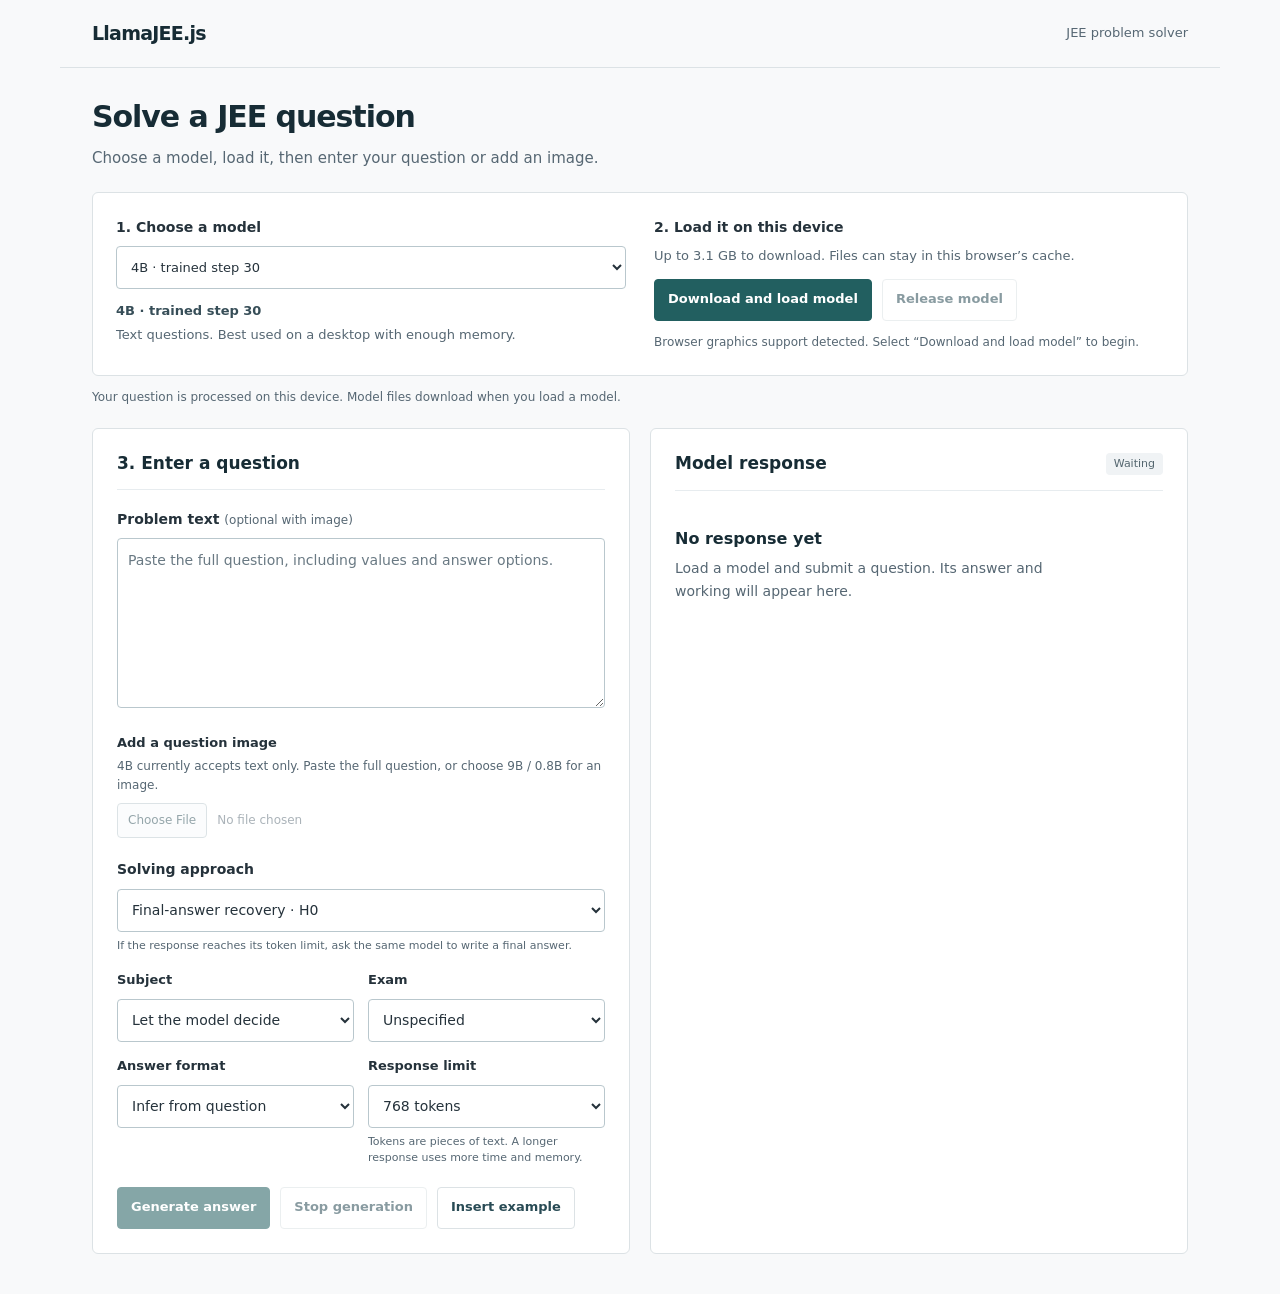
<file: llamajee/index.html>
<!doctype html>
<html lang="en">
<head>
  <meta charset="UTF-8" />
  <meta name="viewport" content="width=device-width, initial-scale=1.0" />
  <meta name="theme-color" content="#f8f9fa" />
  <link rel="icon" href="data:," />
  <meta name="description" content="Choose a model, load it in your browser, and ask a JEE question using text or an image." />
  <title>LlamaJEE.js — JEE problem solver</title>
  <link rel="canonical" href="https://ompatnaik.com/llamajee/" />
  <script type="module" crossorigin src="./assets/index-BcnUkIfA.js"></script>
  <link rel="stylesheet" crossorigin href="./assets/index-DqTLgm9X.css">
</head>
<body>
  <a class="skip-link" href="#solver">Skip to solver</a>
  <div id="app">
    <header class="topbar shell"><a class="brand" href="#solver">LlamaJEE.js</a><span class="app-subtitle">JEE problem solver</span></header>
    <main id="top" class="shell">
      <section id="solver" class="page-section" aria-labelledby="solver-title">
        <div class="section-heading"><h1 id="solver-title">Solve a JEE question</h1><p>Choose a model, load it, then enter your question or add an image.</p></div>
        <div class="model-setup">
          <div class="model-selection">
            <label for="model-choice">1. Choose a model</label>
            <select id="model-choice" aria-describedby="model-detail download-size">
<option value="4b-step30" selected>4B · trained step 30</option><option value="4b-base">4B · unchanged base</option><option value="base">9B · unchanged base</option><option value="coverage16-step060">9B · 30 families · 16 layers · step 60</option><option value="data60-step060">9B · 60 families · 3 layers · step 60</option><option value="reliable01-step030">9B · 30 families · 3 layers · step 30</option><option value="reliable01-step060">9B · 30 families · 3 layers · step 60</option><option value="reliable01-step090">9B · 30 families · 3 layers · step 90</option><option value="demo">0.8B · separate demo</option></select>
            <div class="model-band"><strong id="model-label"></strong><small id="model-detail"></small></div>
          </div>
          <div class="model-loading">
            <p class="setup-label">2. Load it on this device</p>
            <p id="download-size" class="download-size"></p>
            <div class="load-actions"><button id="load-button" class="button button-primary" type="button">Download and load model</button><button id="stop-button" class="button button-light" type="button" disabled>Release model</button></div>
            <div id="model-status" class="model-status" role="status" aria-live="polite">Checking browser support…</div>
            <div class="download-track" id="download-track" hidden><div id="download-bar"></div></div>
          </div>
        </div>
        <p class="runtime-note">Your question is processed on this device. Model files download when you load a model.</p>
        <div class="workspace">
          <div class="input-card card">
            <div class="card-title-row"><h3>3. Enter a question</h3></div>
            <form id="solve-form">
                <label for="question">Problem text <span class="muted">(optional with image)</span></label>
                <textarea id="question" maxlength="9000" placeholder="Paste the full question, including values and answer options."></textarea>
                <div class="image-control"><label for="image" class="upload-label"><span><strong>Add a question image</strong><small id="image-guidance">PNG or JPEG · up to 10 MB</small></span></label><input id="image" type="file" accept="image/png,image/jpeg" aria-describedby="image-guidance" /><div id="image-preview" class="image-preview" hidden></div></div>
                <div class="harness-control"><label for="harness-choice">Solving approach</label><select id="harness-choice"><option value="direct">Original · one response</option><option value="h0" selected>Final-answer recovery · H0</option><option value="h1">Continue an unfinished response · H1</option><option value="h2">Identify the remaining task · H2</option></select><small class="field-note" id="harness-detail">If the response reaches its token limit, ask the same model to write a final answer.</small></div>
                <div class="form-grid">
                  <div><label for="subject">Subject</label><select id="subject"><option value="auto">Let the model decide</option><option value="mathematics">Mathematics</option><option value="physics">Physics</option><option value="chemistry">Chemistry</option></select></div>
                  <div><label for="exam">Exam</label><select id="exam"><option value="unspecified">Unspecified</option><option value="main">JEE Main</option><option value="advanced">JEE Advanced</option></select></div>
                  <div><label for="answer-type">Answer format</label><select id="answer-type"><option value="infer">Infer from question</option><option value="single">Single option</option><option value="multiple">One or more options</option><option value="numeric">Numeric</option></select></div>
                  <div><label for="budget">Response limit</label><select id="budget"><option value="128">128 tokens</option><option value="384">384 tokens</option><option value="768" selected>768 tokens</option><option value="1280">1,280 tokens</option></select><small class="field-note">Tokens are pieces of text. A longer response uses more time and memory.</small></div>
                </div>
                <div class="input-actions"><button id="solve-button" class="button button-primary" type="submit" disabled>Generate answer</button><button id="cancel-button" class="button button-light" type="button" disabled>Stop generation</button><button id="example-button" class="button button-light" type="button">Insert example</button></div>
              </form>
          </div>
          <div class="output-card card">
            <div class="card-title-row"><h3>Model response</h3><span id="result-state" class="state-pill">Waiting</span></div>
            <div id="result-empty" class="result-empty"><h4>No response yet</h4><p>Load a model and submit a question. Its answer and working will appear here.</p></div>
            <div id="solve-progress" class="solve-progress" hidden>
              <div class="progress-heading"><strong id="solve-phase" role="status"></strong><span id="solve-count"></span></div>
              <progress id="reading-progress" aria-labelledby="solve-phase" hidden></progress>
              <small class="field-note">Progress gives this stage more time automatically.</small>
            </div>
            <div id="result-content" hidden><div id="final-card" class="final-card" hidden><span>Answer from the model</span><strong id="final-answer"></strong></div><div id="format-checks" class="format-checks" hidden></div><p id="output-model" class="download-note"></p><h4 id="working-label" class="output-label" hidden>Model explanation</h4><pre id="raw-output"></pre></div>
          </div>
        </div>
      </section>

    </main>
  </div>
</body>
</html>
</file>
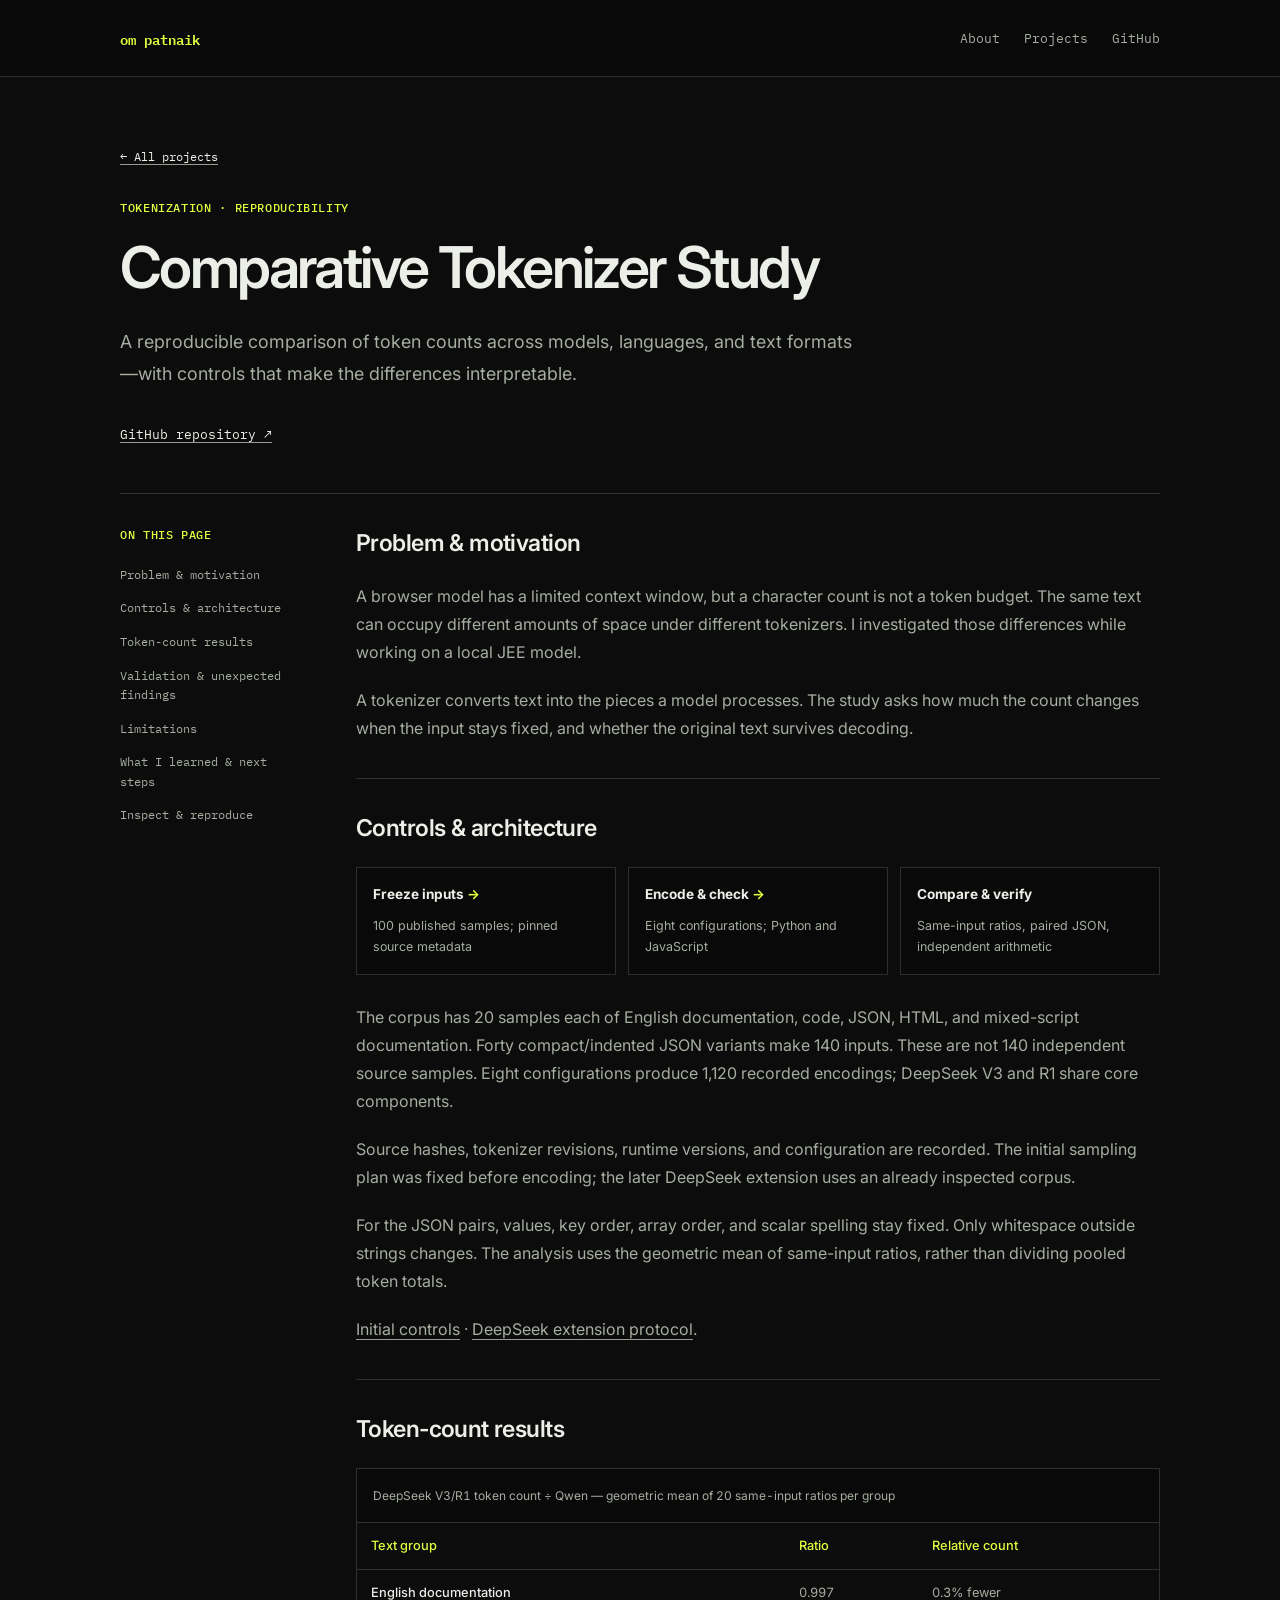
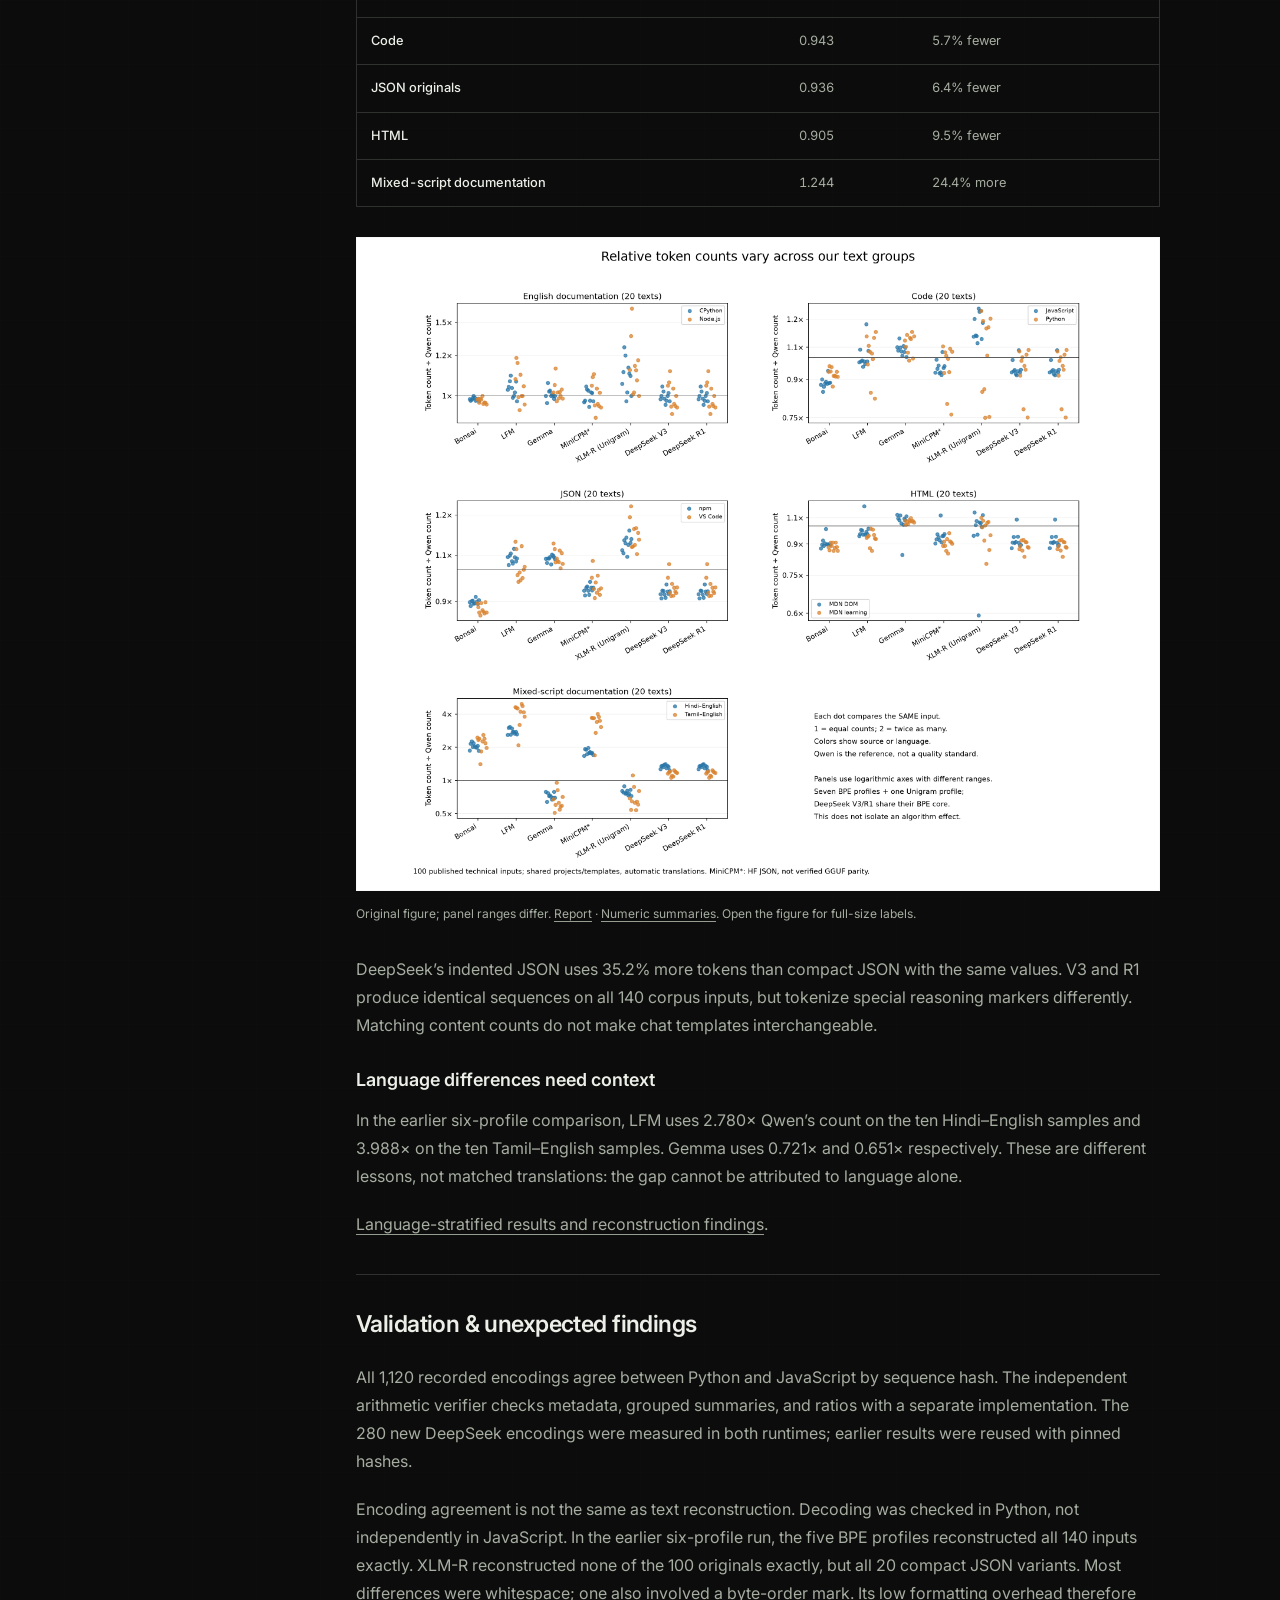
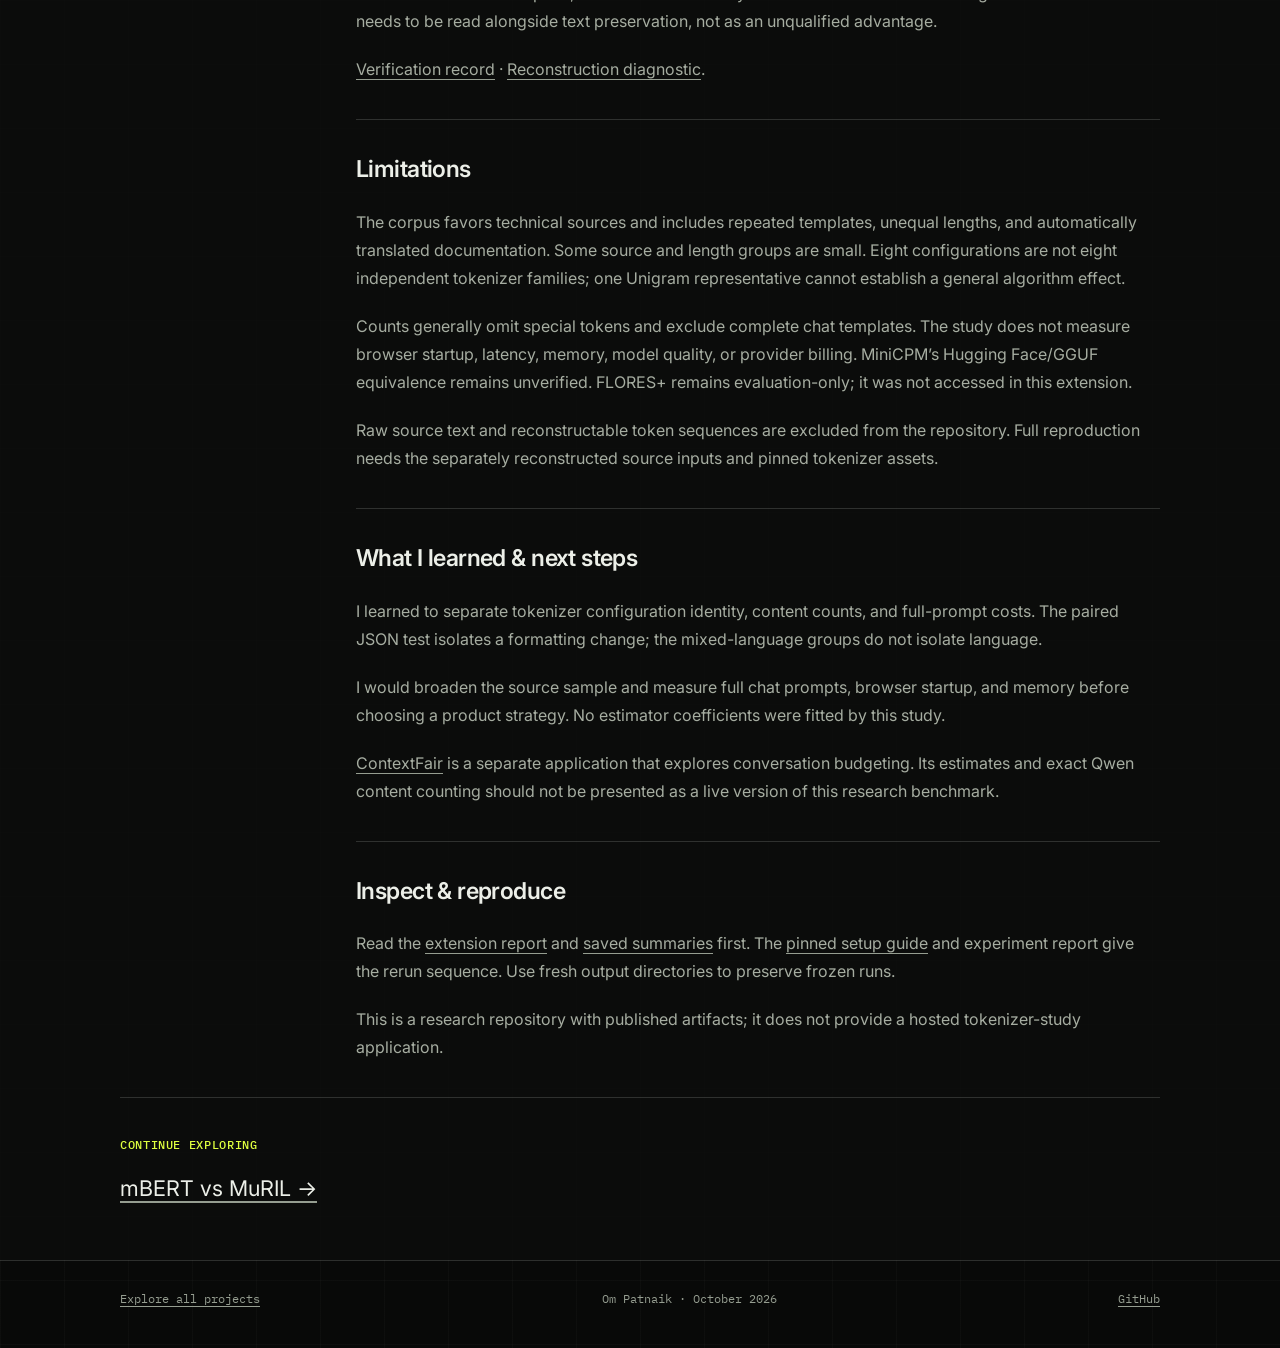
<file: tokenizers/index.html>
<!doctype html>
<html lang="en">
<head>
  <meta charset="utf-8">
  <meta name="viewport" content="width=device-width, initial-scale=1">
  <title>Comparative Tokenizer Study | Om Patnaik</title>
  <meta name="description" content="A reproducible comparison of token counts across models, languages, and text formats—with controls that make the differences interpretable.">
  <meta name="theme-color" content="#080908">
  <link rel="canonical" href="https://ompatnaik.com/tokenizers/">
  <meta property="og:type" content="website">
  <meta property="og:site_name" content="Om Patnaik">
  <meta property="og:title" content="Comparative Tokenizer Study | Om Patnaik">
  <meta property="og:description" content="A reproducible comparison of token counts across models, languages, and text formats—with controls that make the differences interpretable.">
  <meta property="og:url" content="https://ompatnaik.com/tokenizers/">
  <meta property="og:image" content="https://ompatnaik.com/assets/landing-v4/om-avatar.jpg">
  <meta property="og:image:alt" content="Om Patnaik’s profile illustration">
  <meta name="twitter:card" content="summary">
  <link rel="icon" href="/assets/favicon.svg" type="image/svg+xml">
  <link rel="preconnect" href="https://fonts.googleapis.com">
  <link rel="preconnect" href="https://fonts.gstatic.com" crossorigin>
  <link href="https://fonts.googleapis.com/css2?family=IBM+Plex+Mono:wght@400;500;600&amp;family=Inter:wght@400;500;600&amp;display=swap" rel="stylesheet">
  <link rel="stylesheet" href="/assets/landing-v5/site.css?v=413bb1c46770">
</head>
<body>
  <a class="skip-link" href="#main">Skip to content</a>
  <header class="site-header"><div class="shell header-inner">
    <a class="site-name" href="/">om patnaik</a>
    <nav class="nav" aria-label="Primary navigation"><a href="/">About</a><a href="/projects.html">Projects</a><a href="https://github.com/OmTheLast">GitHub</a></nav>
  </div></header>
  <main id="main" tabindex="-1"><div class="shell"><header class="page-head case-head"><a class="back-link" href="/projects.html">← All projects</a><p class="label">Tokenization · Reproducibility</p><h1>Comparative Tokenizer Study</h1><p class="intro">A reproducible comparison of token counts across models, languages, and text formats—with controls that make the differences interpretable.</p><div class="plain-links"><a href="https://github.com/OmTheLast/Tokenizer-estimation-study">GitHub repository ↗</a></div></header><div class="case-layout"><nav class="contents" aria-label="On this page"><p class="label">On this page</p><a href="#problem">Problem & motivation</a><a href="#approach">Controls & architecture</a><a href="#results">Token-count results</a><a href="#validation">Validation & unexpected findings</a><a href="#limits">Limitations</a><a href="#learning">What I learned & next steps</a><a href="#reproduce">Inspect & reproduce</a></nav><div class="case-body"><section class="case-section" id="problem" aria-labelledby="problem-title"><h2 id="problem-title">Problem & motivation</h2><p>A browser model has a limited context window, but a character count is not a token budget. The same text can occupy different amounts of space under different tokenizers. I investigated those differences while working on a local JEE model.</p><p>A tokenizer converts text into the pieces a model processes. The study asks how much the count changes when the input stays fixed, and whether the original text survives decoding.</p></section><section class="case-section" id="approach" aria-labelledby="approach-title"><h2 id="approach-title">Controls & architecture</h2><ol class="architecture" aria-label="Technical workflow"><li><strong>Freeze inputs</strong><span>100 published samples; pinned source metadata</span></li><li><strong>Encode & check</strong><span>Eight configurations; Python and JavaScript</span></li><li><strong>Compare & verify</strong><span>Same-input ratios, paired JSON, independent arithmetic</span></li></ol><p>The corpus has 20 samples each of English documentation, code, JSON, HTML, and mixed-script documentation. Forty compact/indented JSON variants make 140 inputs. These are not 140 independent source samples. Eight configurations produce 1,120 recorded encodings; DeepSeek V3 and R1 share core components.</p><p>Source hashes, tokenizer revisions, runtime versions, and configuration are recorded. The initial sampling plan was fixed before encoding; the later DeepSeek extension uses an already inspected corpus.</p><p>For the JSON pairs, values, key order, array order, and scalar spelling stay fixed. Only whitespace outside strings changes. The analysis uses the geometric mean of same-input ratios, rather than dividing pooled token totals.</p><p><a href="https://github.com/OmTheLast/Tokenizer-estimation-study/blob/a35a2af4fbc4119caec3d544b434bb7675359e01/docs/PUBLISHED_TEXT_EXPERIMENT_V1.md">Initial controls</a> · <a href="https://github.com/OmTheLast/Tokenizer-estimation-study/blob/a35a2af4fbc4119caec3d544b434bb7675359e01/docs/DEEPSEEK_EXTENSION_V1.md">DeepSeek extension protocol</a>.</p></section><section class="case-section" id="results" aria-labelledby="results-title"><h2 id="results-title">Token-count results</h2><div class="table-scroll" role="region" aria-label="DeepSeek V3/R1 token count ÷ Qwen — geometric mean of 20 same-input ratios per group" tabindex="0"><table><caption>DeepSeek V3/R1 token count ÷ Qwen — geometric mean of 20 same-input ratios per group</caption><thead><tr><th scope="col">Text group</th><th scope="col">Ratio</th><th scope="col">Relative count</th></tr></thead><tbody><tr><th scope="row">English documentation</th><td>0.997</td><td>0.3% fewer</td></tr><tr><th scope="row">Code</th><td>0.943</td><td>5.7% fewer</td></tr><tr><th scope="row">JSON originals</th><td>0.936</td><td>6.4% fewer</td></tr><tr><th scope="row">HTML</th><td>0.905</td><td>9.5% fewer</td></tr><tr><th scope="row">Mixed-script documentation</th><td>1.244</td><td>24.4% more</td></tr></tbody></table></div><figure><a href="/assets/research/tokenizer-ratios.png" aria-label="Open full-size figure: Same-input token-count ratios across eight configurations and five sampled text groups"><img src="/assets/research/tokenizer-ratios.png" alt="Same-input token-count ratios across eight configurations and five sampled text groups" width="2720" height="2210" loading="lazy" decoding="async"></a><figcaption>Original figure; panel ranges differ. <a href="https://github.com/OmTheLast/Tokenizer-estimation-study/blob/a35a2af4fbc4119caec3d544b434bb7675359e01/results/2026-10-19-deepseek-extension/REPORT.md">Report</a> · <a href="https://github.com/OmTheLast/Tokenizer-estimation-study/blob/a35a2af4fbc4119caec3d544b434bb7675359e01/results/2026-10-19-deepseek-extension/analysis-01/summary.json">Numeric summaries</a>. Open the figure for full-size labels.</figcaption></figure><p>DeepSeek’s indented JSON uses 35.2% more tokens than compact JSON with the same values. V3 and R1 produce identical sequences on all 140 corpus inputs, but tokenize special reasoning markers differently. Matching content counts do not make chat templates interchangeable.</p><h3>Language differences need context</h3><p>In the earlier six-profile comparison, LFM uses 2.780× Qwen’s count on the ten Hindi–English samples and 3.988× on the ten Tamil–English samples. Gemma uses 0.721× and 0.651× respectively. These are different lessons, not matched translations: the gap cannot be attributed to language alone.</p><p><a href="https://github.com/OmTheLast/Tokenizer-estimation-study/blob/a35a2af4fbc4119caec3d544b434bb7675359e01/results/2026-10-19-published-experiment/REPORT.md">Language-stratified results and reconstruction findings</a>.</p></section><section class="case-section" id="validation" aria-labelledby="validation-title"><h2 id="validation-title">Validation & unexpected findings</h2><p>All 1,120 recorded encodings agree between Python and JavaScript by sequence hash. The independent arithmetic verifier checks metadata, grouped summaries, and ratios with a separate implementation. The 280 new DeepSeek encodings were measured in both runtimes; earlier results were reused with pinned hashes.</p><p>Encoding agreement is not the same as text reconstruction. Decoding was checked in Python, not independently in JavaScript. In the earlier six-profile run, the five BPE profiles reconstructed all 140 inputs exactly. XLM-R reconstructed none of the 100 originals exactly, but all 20 compact JSON variants. Most differences were whitespace; one also involved a byte-order mark. Its low formatting overhead therefore needs to be read alongside text preservation, not as an unqualified advantage.</p><p><a href="https://github.com/OmTheLast/Tokenizer-estimation-study/blob/a35a2af4fbc4119caec3d544b434bb7675359e01/results/2026-10-19-deepseek-extension/verification.json">Verification record</a> · <a href="https://github.com/OmTheLast/Tokenizer-estimation-study/blob/a35a2af4fbc4119caec3d544b434bb7675359e01/results/2026-10-19-published-experiment/reconstruction-diagnostic-verification.json">Reconstruction diagnostic</a>.</p></section><section class="case-section" id="limits" aria-labelledby="limits-title"><h2 id="limits-title">Limitations</h2><p>The corpus favors technical sources and includes repeated templates, unequal lengths, and automatically translated documentation. Some source and length groups are small. Eight configurations are not eight independent tokenizer families; one Unigram representative cannot establish a general algorithm effect.</p><p>Counts generally omit special tokens and exclude complete chat templates. The study does not measure browser startup, latency, memory, model quality, or provider billing. MiniCPM’s Hugging Face/GGUF equivalence remains unverified. FLORES+ remains evaluation-only; it was not accessed in this extension.</p><p>Raw source text and reconstructable token sequences are excluded from the repository. Full reproduction needs the separately reconstructed source inputs and pinned tokenizer assets.</p></section><section class="case-section" id="learning" aria-labelledby="learning-title"><h2 id="learning-title">What I learned & next steps</h2><p>I learned to separate tokenizer configuration identity, content counts, and full-prompt costs. The paired JSON test isolates a formatting change; the mixed-language groups do not isolate language.</p><p>I would broaden the source sample and measure full chat prompts, browser startup, and memory before choosing a product strategy. No estimator coefficients were fitted by this study.</p><p><a href="/projects/contextfair/">ContextFair</a> is a separate application that explores conversation budgeting. Its estimates and exact Qwen content counting should not be presented as a live version of this research benchmark.</p></section><section class="case-section" id="reproduce" aria-labelledby="reproduce-title"><h2 id="reproduce-title">Inspect & reproduce</h2><p>Read the <a href="https://github.com/OmTheLast/Tokenizer-estimation-study/blob/a35a2af4fbc4119caec3d544b434bb7675359e01/results/2026-10-19-deepseek-extension/REPORT.md">extension report</a> and <a href="https://github.com/OmTheLast/Tokenizer-estimation-study/blob/a35a2af4fbc4119caec3d544b434bb7675359e01/results/2026-10-19-deepseek-extension/analysis-01/summary.json">saved summaries</a> first. The <a href="https://github.com/OmTheLast/Tokenizer-estimation-study/blob/a35a2af4fbc4119caec3d544b434bb7675359e01/docs/REPRODUCING_QWEN.md">pinned setup guide</a> and experiment report give the rerun sequence. Use fresh output directories to preserve frozen runs.</p><p>This is a research repository with published artifacts; it does not provide a hosted tokenizer-study application.</p></section></div></div><aside class="next-study"><p class="label">Continue exploring</p><a href="/hinglish/">mBERT vs MuRIL →</a></aside></div></main>
  <footer class="site-footer"><div class="shell footer-inner"><a href="/projects.html">Explore all projects</a><span>Om Patnaik · October 2026</span><a href="https://github.com/OmTheLast">GitHub</a></div></footer>
</body>
</html>
</file>
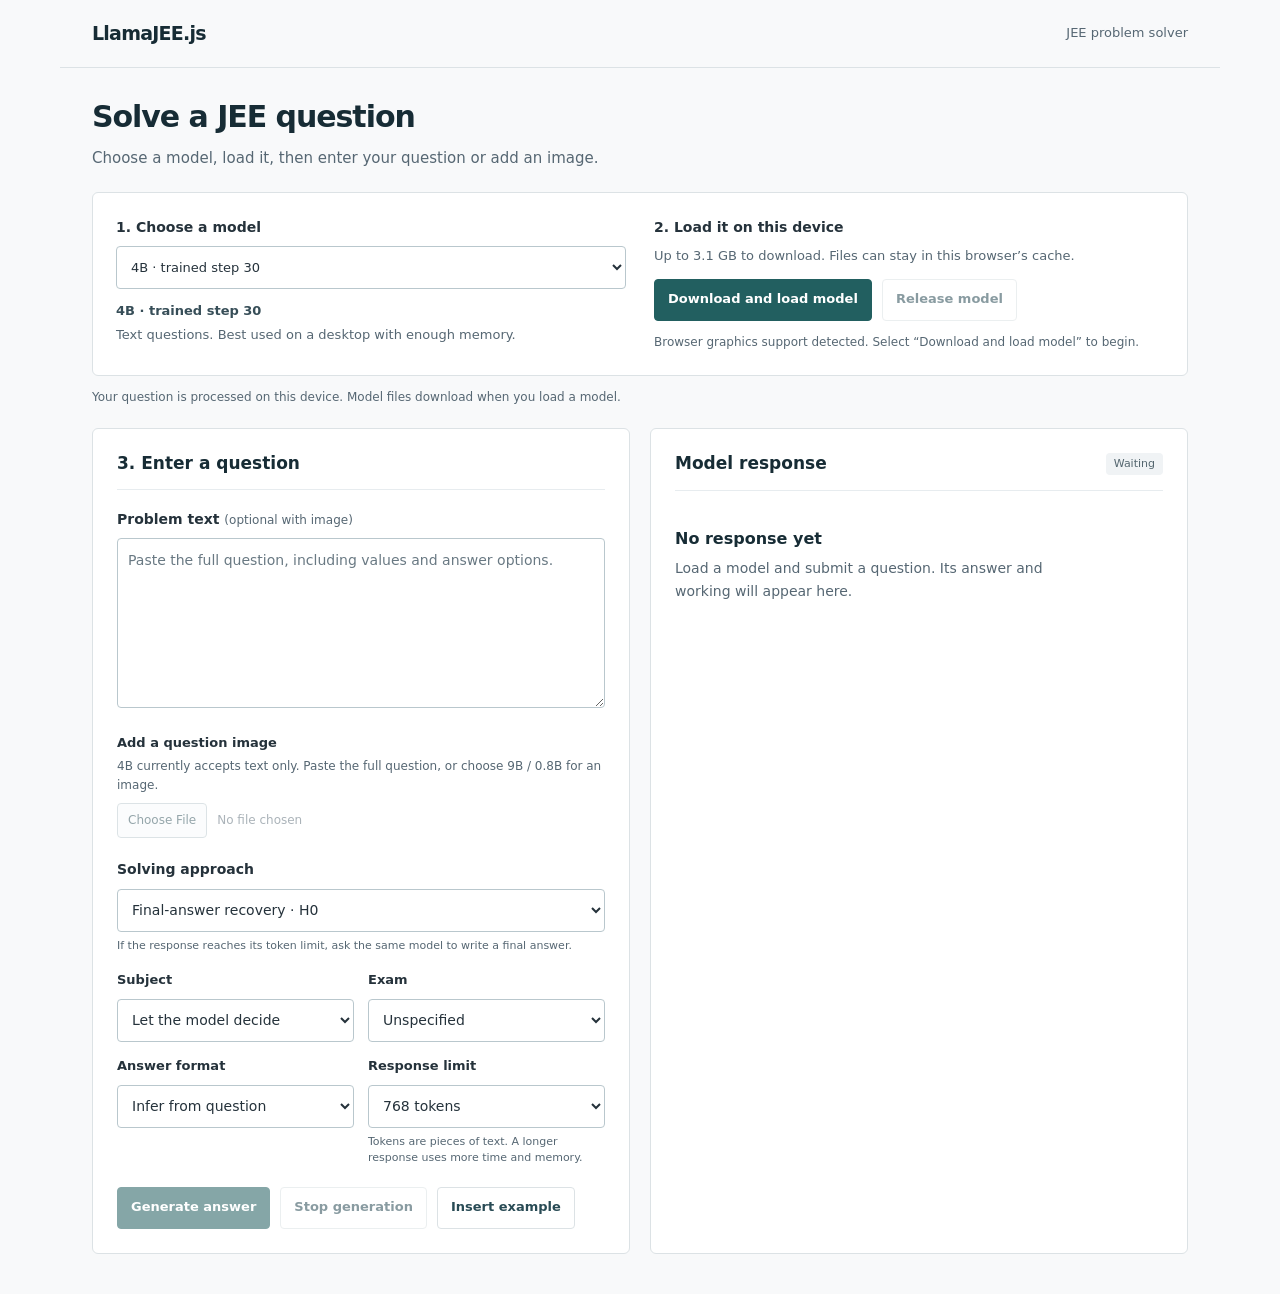
<file: LlamaJEE.js/demo/index.html>
<!doctype html>
<html lang="en">
<head>
  <meta charset="UTF-8" />
  <meta name="viewport" content="width=device-width, initial-scale=1.0" />
  <meta name="theme-color" content="#f8f9fa" />
  <link rel="icon" href="data:," />
  <meta name="description" content="Choose a model, load it in your browser, and ask a JEE question using text or an image." />
  <title>LlamaJEE.js — JEE problem solver</title>
  <link rel="canonical" href="https://ompatnaik.com/LlamaJEE.js/demo/" />
  <script type="module" crossorigin src="./assets/index-CahYClAk.js"></script>
  <link rel="stylesheet" crossorigin href="./assets/index-BpBoojU5.css">
</head>
<body>
  <a class="skip-link" href="#solver">Skip to solver</a>
  <div id="app">
    <header class="topbar shell"><a class="brand" href="#solver">LlamaJEE.js</a><span class="app-subtitle">JEE problem solver</span></header>
    <main id="top" class="shell">
      <section id="solver" class="page-section" aria-labelledby="solver-title">
        <div class="section-heading"><h1 id="solver-title">Solve a JEE question</h1><p>Choose a model, load it, then enter your question or add an image.</p></div>
        <div class="model-setup">
          <div class="model-selection">
            <label for="model-choice">1. Choose a model</label>
            <select id="model-choice" aria-describedby="model-detail download-size">
<option value="4b-step30" selected>4B · trained step 30</option><option value="4b-base">4B · unchanged base</option><option value="base">9B · unchanged base</option><option value="coverage16-step060">9B · 30 families · 16 layers · step 60</option><option value="data60-step060">9B · 60 families · 3 layers · step 60</option><option value="reliable01-step030">9B · 30 families · 3 layers · step 30</option><option value="reliable01-step060">9B · 30 families · 3 layers · step 60</option><option value="reliable01-step090">9B · 30 families · 3 layers · step 90</option><option value="demo">0.8B · separate demo</option></select>
            <div class="model-band"><strong id="model-label"></strong><small id="model-detail"></small></div>
          </div>
          <div class="model-loading">
            <p class="setup-label">2. Load it on this device</p>
            <p id="download-size" class="download-size"></p>
            <div class="load-actions"><button id="load-button" class="button button-primary" type="button">Download and load model</button><button id="stop-button" class="button button-light" type="button" disabled>Release model</button></div>
            <div id="model-status" class="model-status" role="status" aria-live="polite">Checking browser support…</div>
            <div class="download-track" id="download-track" hidden><div id="download-bar"></div></div>
          </div>
        </div>
        <p class="runtime-note">Your question is processed on this device. Model files download when you load a model.</p>
        <div class="workspace">
          <div class="input-card card">
            <div class="card-title-row"><h3>3. Enter a question</h3></div>
            <form id="solve-form">
                <label for="question">Problem text <span class="muted">(optional with image)</span></label>
                <textarea id="question" maxlength="9000" placeholder="Paste the full question, including values and answer options."></textarea>
                <div class="image-control"><label for="image" class="upload-label"><span><strong>Add a question image</strong><small id="image-guidance">PNG or JPEG · up to 10 MB</small></span></label><input id="image" type="file" accept="image/png,image/jpeg" aria-describedby="image-guidance" /><div id="image-preview" class="image-preview" hidden></div></div>
                <div class="harness-control"><label for="harness-choice">Solving approach</label><select id="harness-choice"><option value="direct">Original · one response</option><option value="h0" selected>Final-answer recovery · H0</option><option value="h1">Continue an unfinished response · H1</option><option value="h2">Identify the remaining task · H2</option></select><small class="field-note" id="harness-detail">If the response reaches its token limit, ask the same model to write a final answer.</small></div>
                <div class="form-grid">
                  <div><label for="subject">Subject</label><select id="subject"><option value="auto">Let the model decide</option><option value="mathematics">Mathematics</option><option value="physics">Physics</option><option value="chemistry">Chemistry</option></select></div>
                  <div><label for="exam">Exam</label><select id="exam"><option value="unspecified">Unspecified</option><option value="main">JEE Main</option><option value="advanced">JEE Advanced</option></select></div>
                  <div><label for="answer-type">Answer format</label><select id="answer-type"><option value="infer">Infer from question</option><option value="single">Single option</option><option value="multiple">One or more options</option><option value="numeric">Numeric</option></select></div>
                  <div><label for="budget">Response limit</label><select id="budget"><option value="128">128 tokens</option><option value="384">384 tokens</option><option value="768" selected>768 tokens</option><option value="1280">1,280 tokens</option></select><small class="field-note">Tokens are pieces of text. A longer response uses more time and memory.</small></div>
                </div>
                <div class="input-actions"><button id="solve-button" class="button button-primary" type="submit" disabled>Generate answer</button><button id="cancel-button" class="button button-light" type="button" disabled>Stop generation</button><button id="example-button" class="button button-light" type="button">Insert example</button></div>
              </form>
          </div>
          <div class="output-card card">
            <div class="card-title-row"><h3>Model response</h3><span id="result-state" class="state-pill">Waiting</span></div>
            <div id="result-empty" class="result-empty"><h4>No response yet</h4><p>Load a model and submit a question. Its answer and working will appear here.</p></div>
            <div id="result-content" hidden><div id="final-card" class="final-card" hidden><span>Answer from the model</span><strong id="final-answer"></strong></div><div id="format-checks" class="format-checks" hidden></div><p id="output-model" class="download-note"></p><h4 class="output-label">Model explanation</h4><pre id="raw-output"></pre></div>
          </div>
        </div>
      </section>

    </main>
  </div>
</body>
</html>
</file>
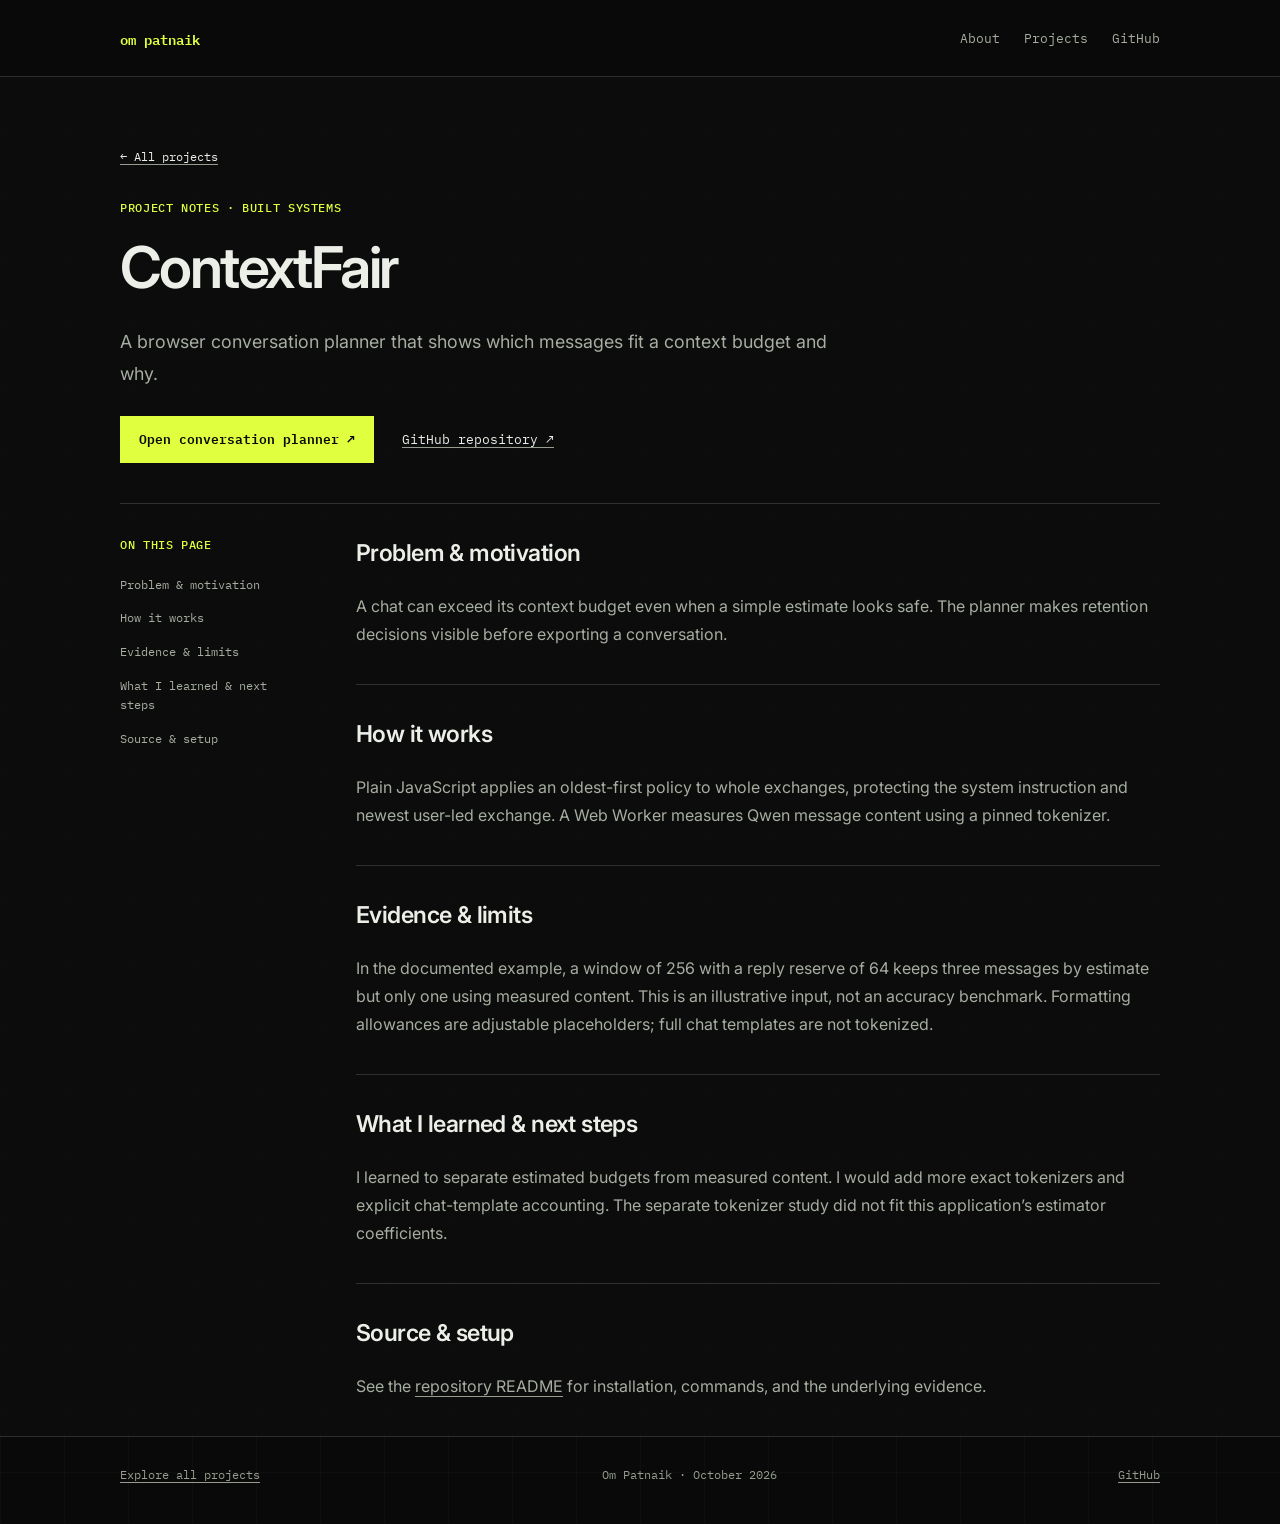
<file: projects/contextfair/index.html>
<!doctype html>
<html lang="en">
<head>
  <meta charset="utf-8">
  <meta name="viewport" content="width=device-width, initial-scale=1">
  <title>ContextFair | Om Patnaik</title>
  <meta name="description" content="A browser conversation planner that shows which messages fit a context budget and why.">
  <meta name="theme-color" content="#080908">
  <link rel="canonical" href="https://ompatnaik.com/projects/contextfair/">
  <meta property="og:type" content="website">
  <meta property="og:site_name" content="Om Patnaik">
  <meta property="og:title" content="ContextFair | Om Patnaik">
  <meta property="og:description" content="A browser conversation planner that shows which messages fit a context budget and why.">
  <meta property="og:url" content="https://ompatnaik.com/projects/contextfair/">
  <meta property="og:image" content="https://ompatnaik.com/assets/landing-v4/om-avatar.jpg">
  <meta property="og:image:alt" content="Om Patnaik’s profile illustration">
  <meta name="twitter:card" content="summary">
  <link rel="icon" href="/assets/favicon.svg" type="image/svg+xml">
  <link rel="preconnect" href="https://fonts.googleapis.com">
  <link rel="preconnect" href="https://fonts.gstatic.com" crossorigin>
  <link href="https://fonts.googleapis.com/css2?family=IBM+Plex+Mono:wght@400;500;600&amp;family=Inter:wght@400;500;600&amp;display=swap" rel="stylesheet">
  <link rel="stylesheet" href="/assets/landing-v5/site.css?v=413bb1c46770">
</head>
<body>
  <a class="skip-link" href="#main">Skip to content</a>
  <header class="site-header"><div class="shell header-inner">
    <a class="site-name" href="/">om patnaik</a>
    <nav class="nav" aria-label="Primary navigation"><a href="/">About</a><a href="/projects.html">Projects</a><a href="https://github.com/OmTheLast">GitHub</a></nav>
  </div></header>
  <main id="main" tabindex="-1"><div class="shell"><header class="page-head case-head"><a class="back-link" href="/projects.html">← All projects</a><p class="label">Project notes · Built systems</p><h1>ContextFair</h1><p class="intro">A browser conversation planner that shows which messages fit a context budget and why.</p><div class="plain-links"><a class="button" href="https://ompatnaik.com/contextfair/#planner">Open conversation planner ↗</a><a href="https://github.com/OmTheLast/contextfair">GitHub repository ↗</a></div></header><div class="case-layout"><nav class="contents" aria-label="On this page"><p class="label">On this page</p><a href="#problem">Problem & motivation</a><a href="#approach">How it works</a><a href="#evidence">Evidence & limits</a><a href="#learning">What I learned & next steps</a><a href="#source">Source & setup</a></nav><div class="case-body"><section class="case-section" id="problem" aria-labelledby="problem-title"><h2 id="problem-title">Problem & motivation</h2><p>A chat can exceed its context budget even when a simple estimate looks safe. The planner makes retention decisions visible before exporting a conversation.</p></section><section class="case-section" id="approach" aria-labelledby="approach-title"><h2 id="approach-title">How it works</h2><p>Plain JavaScript applies an oldest-first policy to whole exchanges, protecting the system instruction and newest user-led exchange. A Web Worker measures Qwen message content using a pinned tokenizer.</p></section><section class="case-section" id="evidence" aria-labelledby="evidence-title"><h2 id="evidence-title">Evidence & limits</h2><p>In the documented example, a window of 256 with a reply reserve of 64 keeps three messages by estimate but only one using measured content. This is an illustrative input, not an accuracy benchmark. Formatting allowances are adjustable placeholders; full chat templates are not tokenized.</p></section><section class="case-section" id="learning" aria-labelledby="learning-title"><h2 id="learning-title">What I learned & next steps</h2><p>I learned to separate estimated budgets from measured content. I would add more exact tokenizers and explicit chat-template accounting. The separate tokenizer study did not fit this application’s estimator coefficients.</p></section><section class="case-section" id="source" aria-labelledby="source-title"><h2 id="source-title">Source & setup</h2><p>See the <a href="https://github.com/OmTheLast/contextfair">repository README</a> for installation, commands, and the underlying evidence.</p></section></div></div></div></main>
  <footer class="site-footer"><div class="shell footer-inner"><a href="/projects.html">Explore all projects</a><span>Om Patnaik · October 2026</span><a href="https://github.com/OmTheLast">GitHub</a></div></footer>
</body>
</html>
</file>
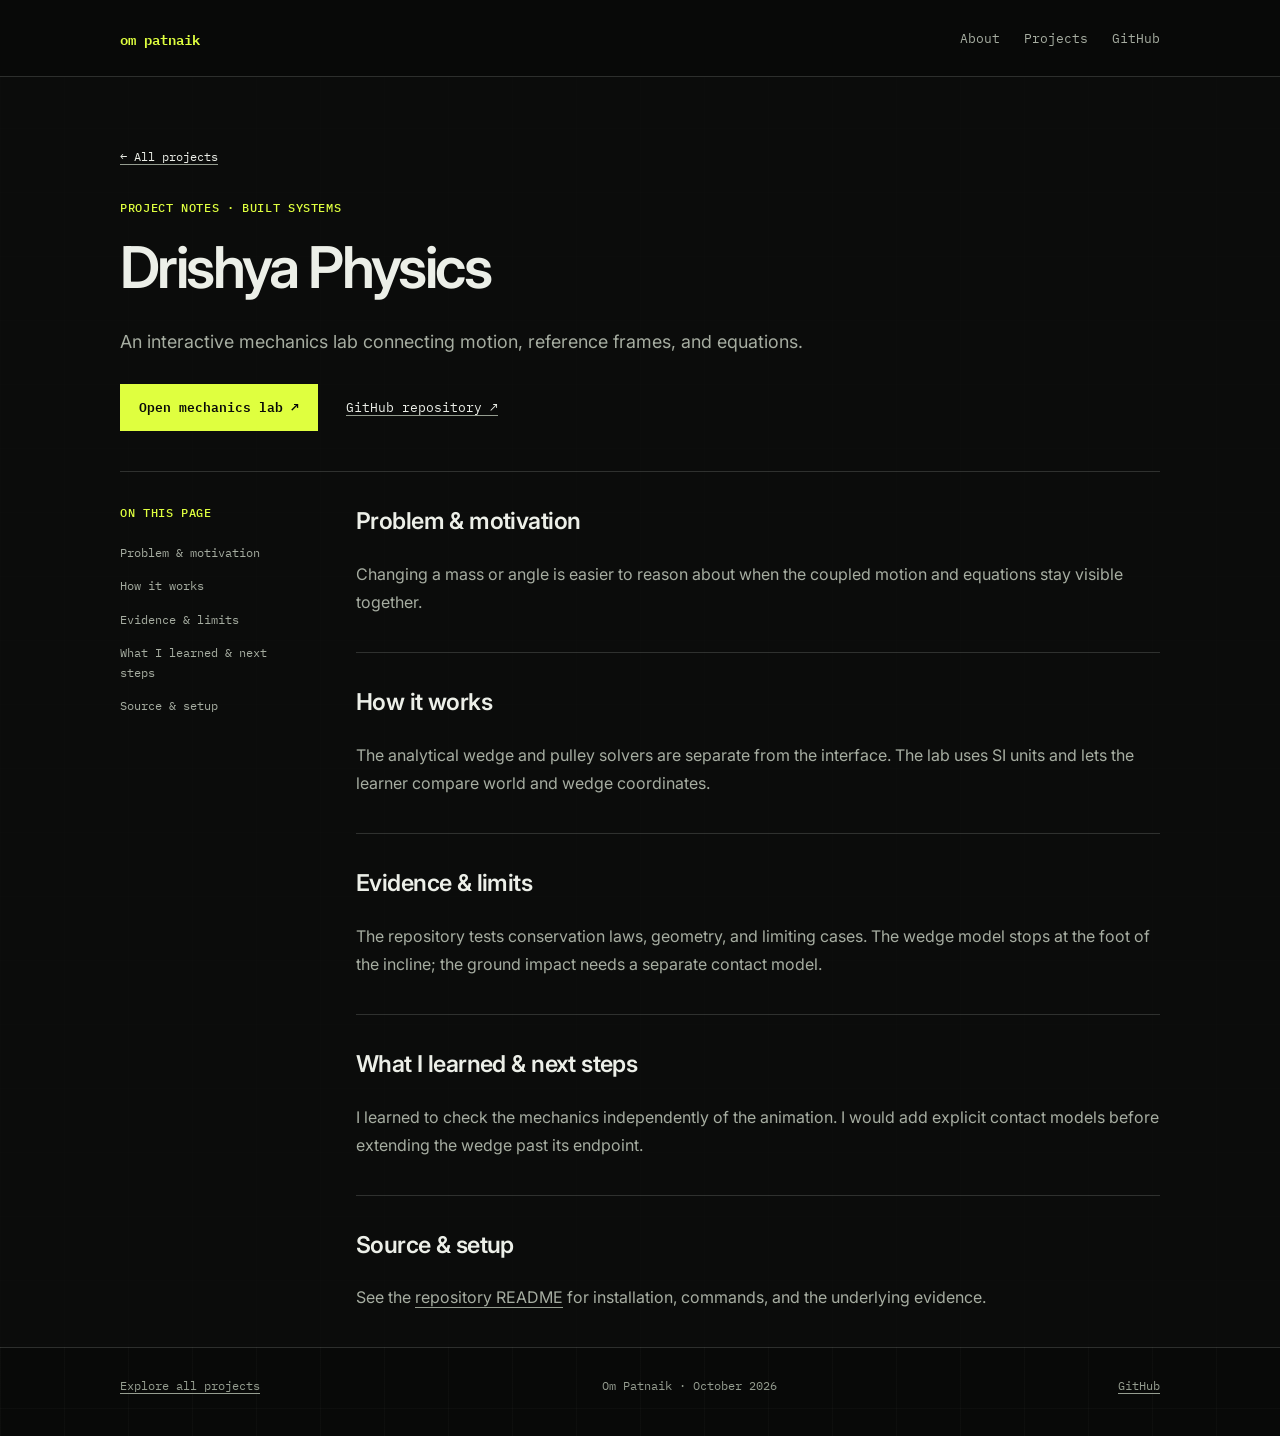
<file: projects/drishya/index.html>
<!doctype html>
<html lang="en">
<head>
  <meta charset="utf-8">
  <meta name="viewport" content="width=device-width, initial-scale=1">
  <title>Drishya Physics | Om Patnaik</title>
  <meta name="description" content="An interactive mechanics lab connecting motion, reference frames, and equations.">
  <meta name="theme-color" content="#080908">
  <link rel="canonical" href="https://ompatnaik.com/projects/drishya/">
  <meta property="og:type" content="website">
  <meta property="og:site_name" content="Om Patnaik">
  <meta property="og:title" content="Drishya Physics | Om Patnaik">
  <meta property="og:description" content="An interactive mechanics lab connecting motion, reference frames, and equations.">
  <meta property="og:url" content="https://ompatnaik.com/projects/drishya/">
  <meta property="og:image" content="https://ompatnaik.com/assets/landing-v4/om-avatar.jpg">
  <meta property="og:image:alt" content="Om Patnaik’s profile illustration">
  <meta name="twitter:card" content="summary">
  <link rel="icon" href="/assets/favicon.svg" type="image/svg+xml">
  <link rel="preconnect" href="https://fonts.googleapis.com">
  <link rel="preconnect" href="https://fonts.gstatic.com" crossorigin>
  <link href="https://fonts.googleapis.com/css2?family=IBM+Plex+Mono:wght@400;500;600&amp;family=Inter:wght@400;500;600&amp;display=swap" rel="stylesheet">
  <link rel="stylesheet" href="/assets/landing-v5/site.css?v=413bb1c46770">
</head>
<body>
  <a class="skip-link" href="#main">Skip to content</a>
  <header class="site-header"><div class="shell header-inner">
    <a class="site-name" href="/">om patnaik</a>
    <nav class="nav" aria-label="Primary navigation"><a href="/">About</a><a href="/projects.html">Projects</a><a href="https://github.com/OmTheLast">GitHub</a></nav>
  </div></header>
  <main id="main" tabindex="-1"><div class="shell"><header class="page-head case-head"><a class="back-link" href="/projects.html">← All projects</a><p class="label">Project notes · Built systems</p><h1>Drishya Physics</h1><p class="intro">An interactive mechanics lab connecting motion, reference frames, and equations.</p><div class="plain-links"><a class="button" href="https://ompatnaik.com/Drishya/">Open mechanics lab ↗</a><a href="https://github.com/OmTheLast/Drishya">GitHub repository ↗</a></div></header><div class="case-layout"><nav class="contents" aria-label="On this page"><p class="label">On this page</p><a href="#problem">Problem & motivation</a><a href="#approach">How it works</a><a href="#evidence">Evidence & limits</a><a href="#learning">What I learned & next steps</a><a href="#source">Source & setup</a></nav><div class="case-body"><section class="case-section" id="problem" aria-labelledby="problem-title"><h2 id="problem-title">Problem & motivation</h2><p>Changing a mass or angle is easier to reason about when the coupled motion and equations stay visible together.</p></section><section class="case-section" id="approach" aria-labelledby="approach-title"><h2 id="approach-title">How it works</h2><p>The analytical wedge and pulley solvers are separate from the interface. The lab uses SI units and lets the learner compare world and wedge coordinates.</p></section><section class="case-section" id="evidence" aria-labelledby="evidence-title"><h2 id="evidence-title">Evidence & limits</h2><p>The repository tests conservation laws, geometry, and limiting cases. The wedge model stops at the foot of the incline; the ground impact needs a separate contact model.</p></section><section class="case-section" id="learning" aria-labelledby="learning-title"><h2 id="learning-title">What I learned & next steps</h2><p>I learned to check the mechanics independently of the animation. I would add explicit contact models before extending the wedge past its endpoint.</p></section><section class="case-section" id="source" aria-labelledby="source-title"><h2 id="source-title">Source & setup</h2><p>See the <a href="https://github.com/OmTheLast/Drishya">repository README</a> for installation, commands, and the underlying evidence.</p></section></div></div></div></main>
  <footer class="site-footer"><div class="shell footer-inner"><a href="/projects.html">Explore all projects</a><span>Om Patnaik · October 2026</span><a href="https://github.com/OmTheLast">GitHub</a></div></footer>
</body>
</html>
</file>
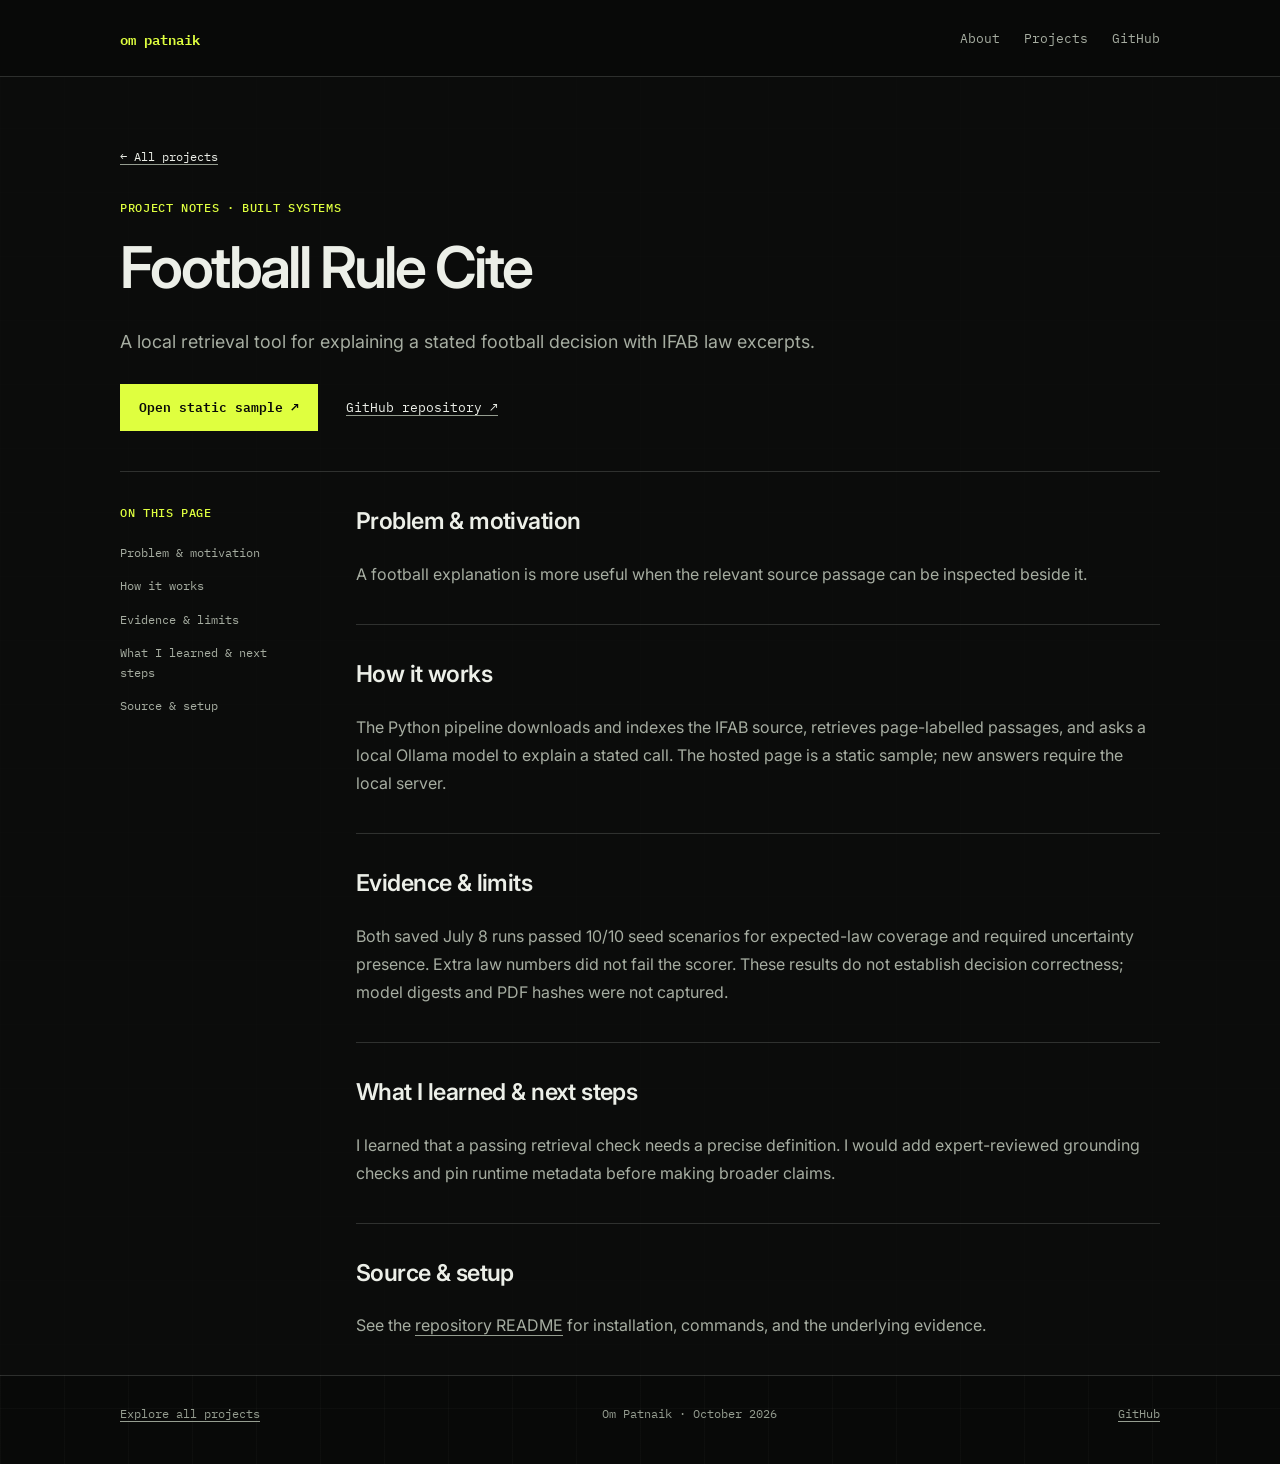
<file: projects/football-rule-cite/index.html>
<!doctype html>
<html lang="en">
<head>
  <meta charset="utf-8">
  <meta name="viewport" content="width=device-width, initial-scale=1">
  <title>Football Rule Cite | Om Patnaik</title>
  <meta name="description" content="A local retrieval tool for explaining a stated football decision with IFAB law excerpts.">
  <meta name="theme-color" content="#080908">
  <link rel="canonical" href="https://ompatnaik.com/projects/football-rule-cite/">
  <meta property="og:type" content="website">
  <meta property="og:site_name" content="Om Patnaik">
  <meta property="og:title" content="Football Rule Cite | Om Patnaik">
  <meta property="og:description" content="A local retrieval tool for explaining a stated football decision with IFAB law excerpts.">
  <meta property="og:url" content="https://ompatnaik.com/projects/football-rule-cite/">
  <meta property="og:image" content="https://ompatnaik.com/assets/landing-v4/om-avatar.jpg">
  <meta property="og:image:alt" content="Om Patnaik’s profile illustration">
  <meta name="twitter:card" content="summary">
  <link rel="icon" href="/assets/favicon.svg" type="image/svg+xml">
  <link rel="preconnect" href="https://fonts.googleapis.com">
  <link rel="preconnect" href="https://fonts.gstatic.com" crossorigin>
  <link href="https://fonts.googleapis.com/css2?family=IBM+Plex+Mono:wght@400;500;600&amp;family=Inter:wght@400;500;600&amp;display=swap" rel="stylesheet">
  <link rel="stylesheet" href="/assets/landing-v5/site.css?v=413bb1c46770">
</head>
<body>
  <a class="skip-link" href="#main">Skip to content</a>
  <header class="site-header"><div class="shell header-inner">
    <a class="site-name" href="/">om patnaik</a>
    <nav class="nav" aria-label="Primary navigation"><a href="/">About</a><a href="/projects.html">Projects</a><a href="https://github.com/OmTheLast">GitHub</a></nav>
  </div></header>
  <main id="main" tabindex="-1"><div class="shell"><header class="page-head case-head"><a class="back-link" href="/projects.html">← All projects</a><p class="label">Project notes · Built systems</p><h1>Football Rule Cite</h1><p class="intro">A local retrieval tool for explaining a stated football decision with IFAB law excerpts.</p><div class="plain-links"><a class="button" href="https://ompatnaik.com/Football-Rule-Cite/">Open static sample ↗</a><a href="https://github.com/OmTheLast/Football-Rule-Cite">GitHub repository ↗</a></div></header><div class="case-layout"><nav class="contents" aria-label="On this page"><p class="label">On this page</p><a href="#problem">Problem & motivation</a><a href="#approach">How it works</a><a href="#evidence">Evidence & limits</a><a href="#learning">What I learned & next steps</a><a href="#source">Source & setup</a></nav><div class="case-body"><section class="case-section" id="problem" aria-labelledby="problem-title"><h2 id="problem-title">Problem & motivation</h2><p>A football explanation is more useful when the relevant source passage can be inspected beside it.</p></section><section class="case-section" id="approach" aria-labelledby="approach-title"><h2 id="approach-title">How it works</h2><p>The Python pipeline downloads and indexes the IFAB source, retrieves page-labelled passages, and asks a local Ollama model to explain a stated call. The hosted page is a static sample; new answers require the local server.</p></section><section class="case-section" id="evidence" aria-labelledby="evidence-title"><h2 id="evidence-title">Evidence & limits</h2><p>Both saved July 8 runs passed 10/10 seed scenarios for expected-law coverage and required uncertainty presence. Extra law numbers did not fail the scorer. These results do not establish decision correctness; model digests and PDF hashes were not captured.</p></section><section class="case-section" id="learning" aria-labelledby="learning-title"><h2 id="learning-title">What I learned & next steps</h2><p>I learned that a passing retrieval check needs a precise definition. I would add expert-reviewed grounding checks and pin runtime metadata before making broader claims.</p></section><section class="case-section" id="source" aria-labelledby="source-title"><h2 id="source-title">Source & setup</h2><p>See the <a href="https://github.com/OmTheLast/Football-Rule-Cite">repository README</a> for installation, commands, and the underlying evidence.</p></section></div></div></div></main>
  <footer class="site-footer"><div class="shell footer-inner"><a href="/projects.html">Explore all projects</a><span>Om Patnaik · October 2026</span><a href="https://github.com/OmTheLast">GitHub</a></div></footer>
</body>
</html>
</file>
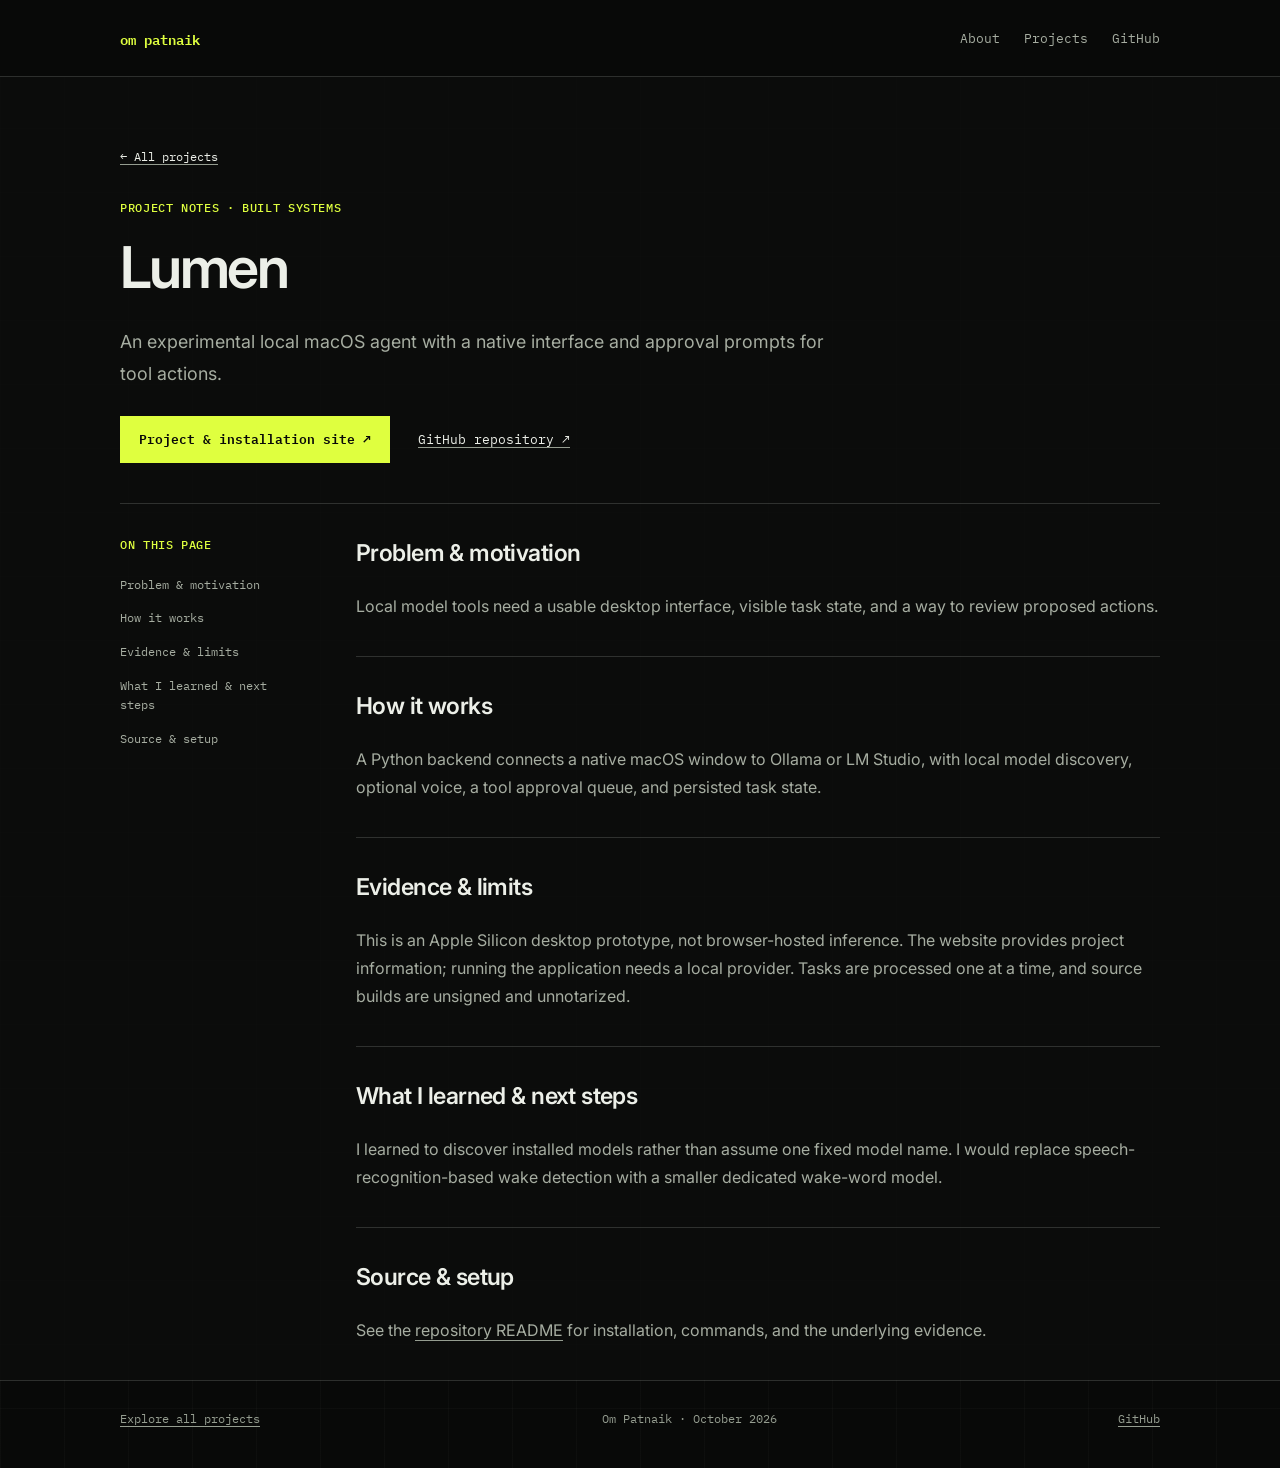
<file: projects/lumen/index.html>
<!doctype html>
<html lang="en">
<head>
  <meta charset="utf-8">
  <meta name="viewport" content="width=device-width, initial-scale=1">
  <title>Lumen | Om Patnaik</title>
  <meta name="description" content="An experimental local macOS agent with a native interface and approval prompts for tool actions.">
  <meta name="theme-color" content="#080908">
  <link rel="canonical" href="https://ompatnaik.com/projects/lumen/">
  <meta property="og:type" content="website">
  <meta property="og:site_name" content="Om Patnaik">
  <meta property="og:title" content="Lumen | Om Patnaik">
  <meta property="og:description" content="An experimental local macOS agent with a native interface and approval prompts for tool actions.">
  <meta property="og:url" content="https://ompatnaik.com/projects/lumen/">
  <meta property="og:image" content="https://ompatnaik.com/assets/landing-v4/om-avatar.jpg">
  <meta property="og:image:alt" content="Om Patnaik’s profile illustration">
  <meta name="twitter:card" content="summary">
  <link rel="icon" href="/assets/favicon.svg" type="image/svg+xml">
  <link rel="preconnect" href="https://fonts.googleapis.com">
  <link rel="preconnect" href="https://fonts.gstatic.com" crossorigin>
  <link href="https://fonts.googleapis.com/css2?family=IBM+Plex+Mono:wght@400;500;600&amp;family=Inter:wght@400;500;600&amp;display=swap" rel="stylesheet">
  <link rel="stylesheet" href="/assets/landing-v5/site.css?v=413bb1c46770">
</head>
<body>
  <a class="skip-link" href="#main">Skip to content</a>
  <header class="site-header"><div class="shell header-inner">
    <a class="site-name" href="/">om patnaik</a>
    <nav class="nav" aria-label="Primary navigation"><a href="/">About</a><a href="/projects.html">Projects</a><a href="https://github.com/OmTheLast">GitHub</a></nav>
  </div></header>
  <main id="main" tabindex="-1"><div class="shell"><header class="page-head case-head"><a class="back-link" href="/projects.html">← All projects</a><p class="label">Project notes · Built systems</p><h1>Lumen</h1><p class="intro">An experimental local macOS agent with a native interface and approval prompts for tool actions.</p><div class="plain-links"><a class="button" href="https://lumen.ompatnaik.com/">Project & installation site ↗</a><a href="https://github.com/OmTheLast/Lumen">GitHub repository ↗</a></div></header><div class="case-layout"><nav class="contents" aria-label="On this page"><p class="label">On this page</p><a href="#problem">Problem & motivation</a><a href="#approach">How it works</a><a href="#evidence">Evidence & limits</a><a href="#learning">What I learned & next steps</a><a href="#source">Source & setup</a></nav><div class="case-body"><section class="case-section" id="problem" aria-labelledby="problem-title"><h2 id="problem-title">Problem & motivation</h2><p>Local model tools need a usable desktop interface, visible task state, and a way to review proposed actions.</p></section><section class="case-section" id="approach" aria-labelledby="approach-title"><h2 id="approach-title">How it works</h2><p>A Python backend connects a native macOS window to Ollama or LM Studio, with local model discovery, optional voice, a tool approval queue, and persisted task state.</p></section><section class="case-section" id="evidence" aria-labelledby="evidence-title"><h2 id="evidence-title">Evidence & limits</h2><p>This is an Apple Silicon desktop prototype, not browser-hosted inference. The website provides project information; running the application needs a local provider. Tasks are processed one at a time, and source builds are unsigned and unnotarized.</p></section><section class="case-section" id="learning" aria-labelledby="learning-title"><h2 id="learning-title">What I learned & next steps</h2><p>I learned to discover installed models rather than assume one fixed model name. I would replace speech-recognition-based wake detection with a smaller dedicated wake-word model.</p></section><section class="case-section" id="source" aria-labelledby="source-title"><h2 id="source-title">Source & setup</h2><p>See the <a href="https://github.com/OmTheLast/Lumen">repository README</a> for installation, commands, and the underlying evidence.</p></section></div></div></div></main>
  <footer class="site-footer"><div class="shell footer-inner"><a href="/projects.html">Explore all projects</a><span>Om Patnaik · October 2026</span><a href="https://github.com/OmTheLast">GitHub</a></div></footer>
</body>
</html>
</file>
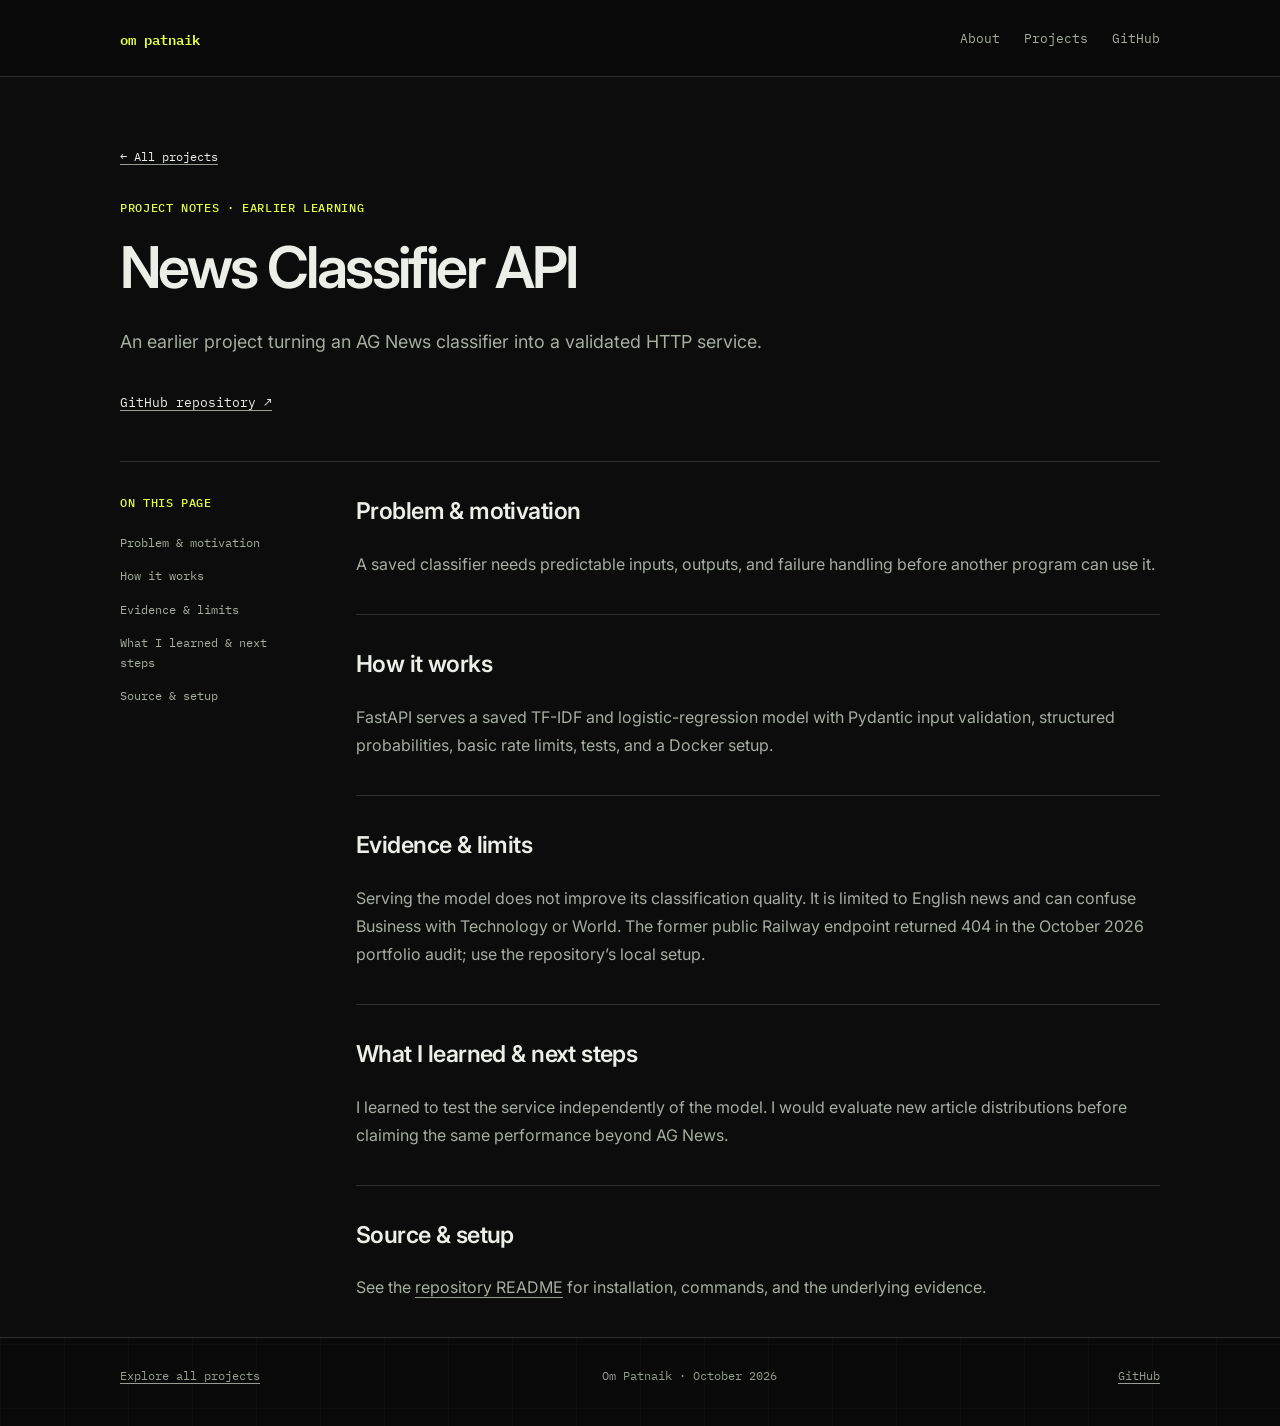
<file: projects/news-classifier/index.html>
<!doctype html>
<html lang="en">
<head>
  <meta charset="utf-8">
  <meta name="viewport" content="width=device-width, initial-scale=1">
  <title>News Classifier API | Om Patnaik</title>
  <meta name="description" content="An earlier project turning an AG News classifier into a validated HTTP service.">
  <meta name="theme-color" content="#080908">
  <link rel="canonical" href="https://ompatnaik.com/projects/news-classifier/">
  <meta property="og:type" content="website">
  <meta property="og:site_name" content="Om Patnaik">
  <meta property="og:title" content="News Classifier API | Om Patnaik">
  <meta property="og:description" content="An earlier project turning an AG News classifier into a validated HTTP service.">
  <meta property="og:url" content="https://ompatnaik.com/projects/news-classifier/">
  <meta property="og:image" content="https://ompatnaik.com/assets/landing-v4/om-avatar.jpg">
  <meta property="og:image:alt" content="Om Patnaik’s profile illustration">
  <meta name="twitter:card" content="summary">
  <link rel="icon" href="/assets/favicon.svg" type="image/svg+xml">
  <link rel="preconnect" href="https://fonts.googleapis.com">
  <link rel="preconnect" href="https://fonts.gstatic.com" crossorigin>
  <link href="https://fonts.googleapis.com/css2?family=IBM+Plex+Mono:wght@400;500;600&amp;family=Inter:wght@400;500;600&amp;display=swap" rel="stylesheet">
  <link rel="stylesheet" href="/assets/landing-v5/site.css?v=413bb1c46770">
</head>
<body>
  <a class="skip-link" href="#main">Skip to content</a>
  <header class="site-header"><div class="shell header-inner">
    <a class="site-name" href="/">om patnaik</a>
    <nav class="nav" aria-label="Primary navigation"><a href="/">About</a><a href="/projects.html">Projects</a><a href="https://github.com/OmTheLast">GitHub</a></nav>
  </div></header>
  <main id="main" tabindex="-1"><div class="shell"><header class="page-head case-head"><a class="back-link" href="/projects.html">← All projects</a><p class="label">Project notes · Earlier learning</p><h1>News Classifier API</h1><p class="intro">An earlier project turning an AG News classifier into a validated HTTP service.</p><div class="plain-links"><a href="https://github.com/OmTheLast/news-classifier-api">GitHub repository ↗</a></div></header><div class="case-layout"><nav class="contents" aria-label="On this page"><p class="label">On this page</p><a href="#problem">Problem & motivation</a><a href="#approach">How it works</a><a href="#evidence">Evidence & limits</a><a href="#learning">What I learned & next steps</a><a href="#source">Source & setup</a></nav><div class="case-body"><section class="case-section" id="problem" aria-labelledby="problem-title"><h2 id="problem-title">Problem & motivation</h2><p>A saved classifier needs predictable inputs, outputs, and failure handling before another program can use it.</p></section><section class="case-section" id="approach" aria-labelledby="approach-title"><h2 id="approach-title">How it works</h2><p>FastAPI serves a saved TF-IDF and logistic-regression model with Pydantic input validation, structured probabilities, basic rate limits, tests, and a Docker setup.</p></section><section class="case-section" id="evidence" aria-labelledby="evidence-title"><h2 id="evidence-title">Evidence & limits</h2><p>Serving the model does not improve its classification quality. It is limited to English news and can confuse Business with Technology or World. The former public Railway endpoint returned 404 in the October 2026 portfolio audit; use the repository’s local setup.</p></section><section class="case-section" id="learning" aria-labelledby="learning-title"><h2 id="learning-title">What I learned & next steps</h2><p>I learned to test the service independently of the model. I would evaluate new article distributions before claiming the same performance beyond AG News.</p></section><section class="case-section" id="source" aria-labelledby="source-title"><h2 id="source-title">Source & setup</h2><p>See the <a href="https://github.com/OmTheLast/news-classifier-api">repository README</a> for installation, commands, and the underlying evidence.</p></section></div></div></div></main>
  <footer class="site-footer"><div class="shell footer-inner"><a href="/projects.html">Explore all projects</a><span>Om Patnaik · October 2026</span><a href="https://github.com/OmTheLast">GitHub</a></div></footer>
</body>
</html>
</file>
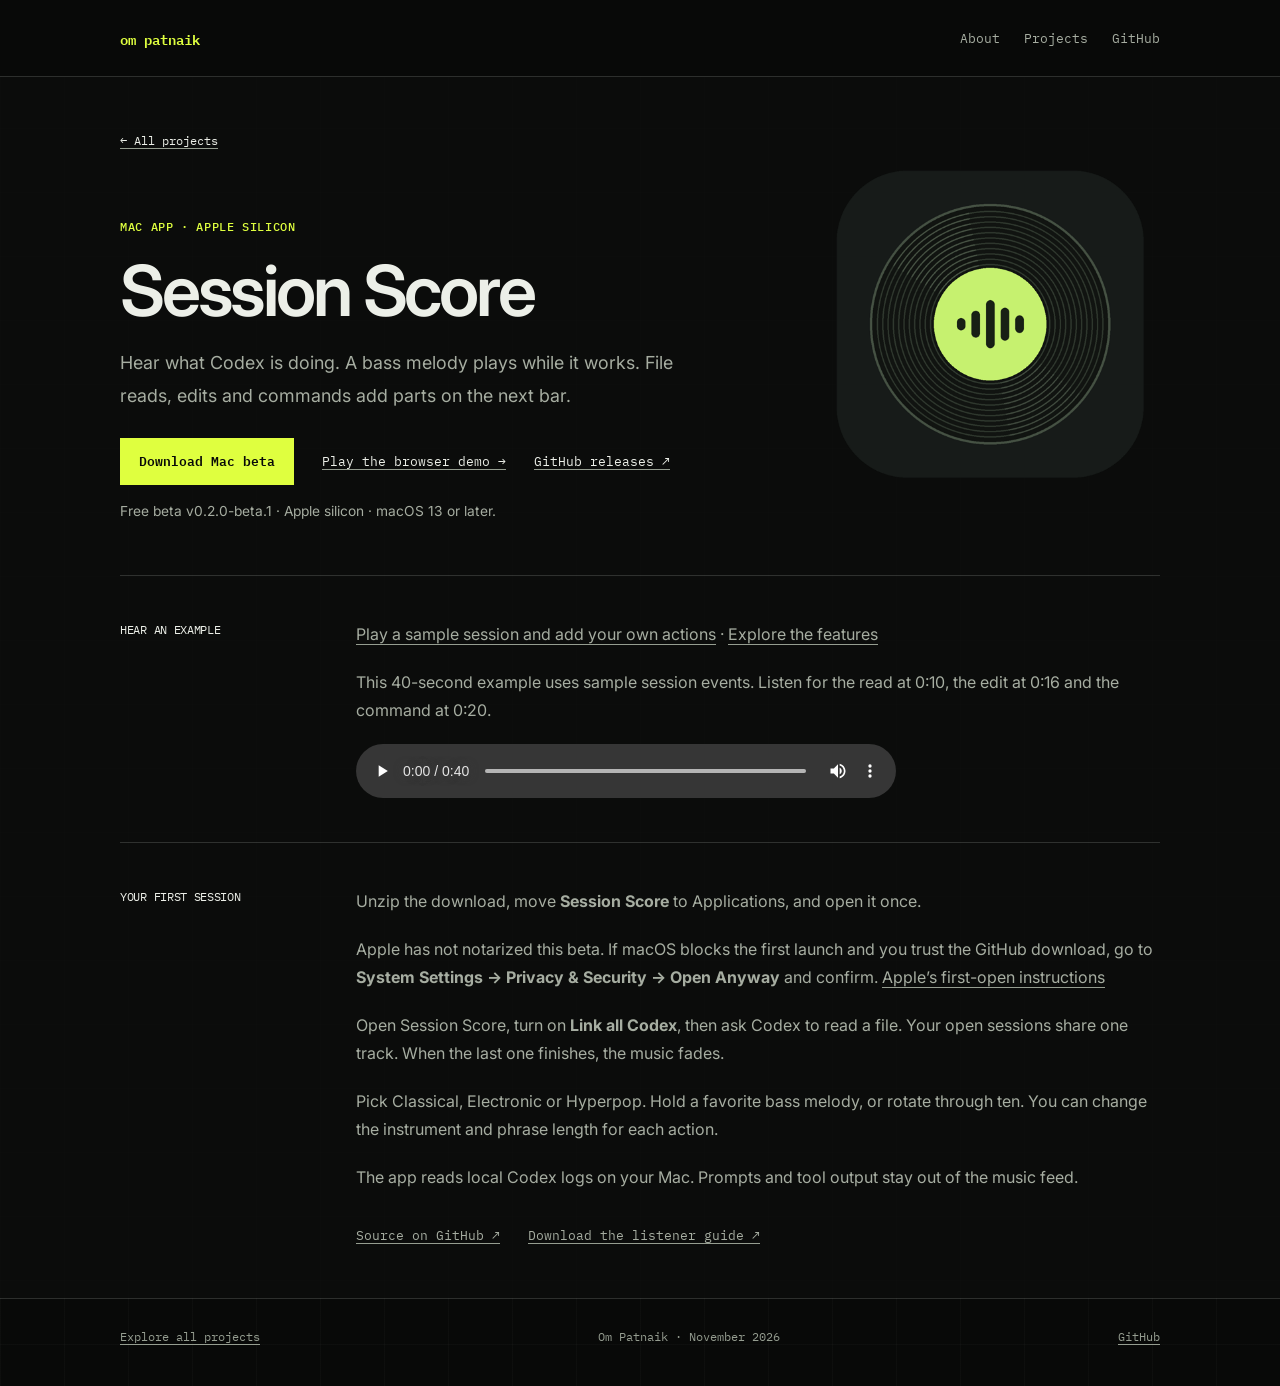
<file: projects/session-score/index.html>
<!doctype html>
<html lang="en">
<head>
  <meta charset="utf-8">
  <meta name="viewport" content="width=device-width, initial-scale=1">
  <title>Session Score | Om Patnaik</title>
  <meta name="description" content="Hear Codex work on your Mac. File reads, edits and commands add parts to a shared bass melody.">
  <meta name="theme-color" content="#080908">
  <link rel="canonical" href="https://ompatnaik.com/projects/session-score/">
  <meta property="og:type" content="website">
  <meta property="og:site_name" content="Om Patnaik">
  <meta property="og:title" content="Session Score | Om Patnaik">
  <meta property="og:description" content="Hear Codex work on your Mac. File reads, edits and commands add parts to a shared bass melody.">
  <meta property="og:url" content="https://ompatnaik.com/projects/session-score/">
  <meta property="og:image" content="https://ompatnaik.com/projects/session-score/share.png">
  <meta property="og:image:alt" content="Session Score mixer and bass melody controls">
  <meta name="twitter:card" content="summary_large_image">
  <link rel="icon" href="/assets/favicon.svg" type="image/svg+xml">
  <link rel="preconnect" href="https://fonts.googleapis.com">
  <link rel="preconnect" href="https://fonts.gstatic.com" crossorigin>
  <link href="https://fonts.googleapis.com/css2?family=IBM+Plex+Mono:wght@400;500;600&amp;family=Inter:wght@400;500;600&amp;display=swap" rel="stylesheet">
  <link rel="stylesheet" href="/assets/landing-v5/site.css?v=413bb1c46770">
  <link rel="stylesheet" href="./score.css">
  <script defer src="./download.js"></script>
</head>
<body>
  <a class="skip-link" href="#main">Skip to content</a>
  <header class="site-header"><div class="shell header-inner">
    <a class="site-name" href="/">om patnaik</a>
    <nav class="nav" aria-label="Primary navigation"><a href="/">About</a><a href="/projects.html">Projects</a><a href="https://github.com/OmTheLast">GitHub</a></nav>
  </div></header>
  <main id="main" tabindex="-1"><div class="shell">
    <section class="score-head" aria-labelledby="title">
      <div>
        <a class="back-link" href="/projects.html">← All projects</a>
        <p class="label">Mac app · Apple silicon</p>
        <h1 id="title">Session Score</h1>
        <p class="intro">Hear what Codex is doing. A bass melody plays while it works. File reads, edits and commands add parts on the next bar.</p>
        <div class="plain-links">
          <a class="button" id="install" href="https://github.com/OmTheLast/Session-Score/releases/download/v0.2.0-beta.1/Session-Score-macOS-arm64.zip">Download Mac beta</a>
          <a href="./demo/">Play the browser demo →</a>
          <a href="https://github.com/OmTheLast/Session-Score/releases">GitHub releases ↗</a>
        </div>
        <p id="availability">Free beta v0.2.0-beta.1 · Apple silicon · macOS 13 or later.</p>
      </div>
      <img class="record" src="./record.webp" width="512" height="512" alt="Session Score app icon, a black record with a lime waveform at its center">
    </section>
    <section class="section section-grid" aria-labelledby="listen"><h2 id="listen">Hear an example</h2><div class="section-copy">
      <p><a href="./demo/">Play a sample session and add your own actions</a> · <a href="./demo/explorer.html">Explore the features</a></p>
      <p>This 40-second example uses sample session events. Listen for the read at 0:10, the edit at 0:16 and the command at 0:20.</p>
      <audio controls preload="metadata" aria-label="Forty-second Session Score example" src="./session-example.mp3"></audio>
    </div></section>
    <section class="section section-grid" aria-labelledby="start"><h2 id="start">Your first session</h2><div class="section-copy">
      <p>Unzip the download, move <strong>Session Score</strong> to Applications, and open it once.</p>
      <p id="beta-first-open">Apple has not notarized this beta. If macOS blocks the first launch and you trust the GitHub download, go to <strong>System Settings → Privacy &amp; Security → Open Anyway</strong> and confirm. <a href="https://support.apple.com/en-us/102445">Apple’s first-open instructions</a></p>
      <p>Open Session Score, turn on <strong>Link all Codex</strong>, then ask Codex to read a file. Your open sessions share one track. When the last one finishes, the music fades.</p>
      <p>Pick Classical, Electronic or Hyperpop. Hold a favorite bass melody, or rotate through ten. You can change the instrument and phrase length for each action.</p>
      <p>The app reads local Codex logs on your Mac. Prompts and tool output stay out of the music feed.</p>
      <div class="plain-links"><a href="https://github.com/OmTheLast/Session-Score">Source on GitHub ↗</a><a href="https://github.com/OmTheLast/Session-Score/raw/refs/heads/main/guide/index.html">Download the listener guide ↗</a></div>
    </div></section>
  </div></main>
  <footer class="site-footer"><div class="shell footer-inner"><a href="/projects.html">Explore all projects</a><span>Om Patnaik · November 2026</span><a href="https://github.com/OmTheLast">GitHub</a></div></footer>
</body>
</html>
</file>
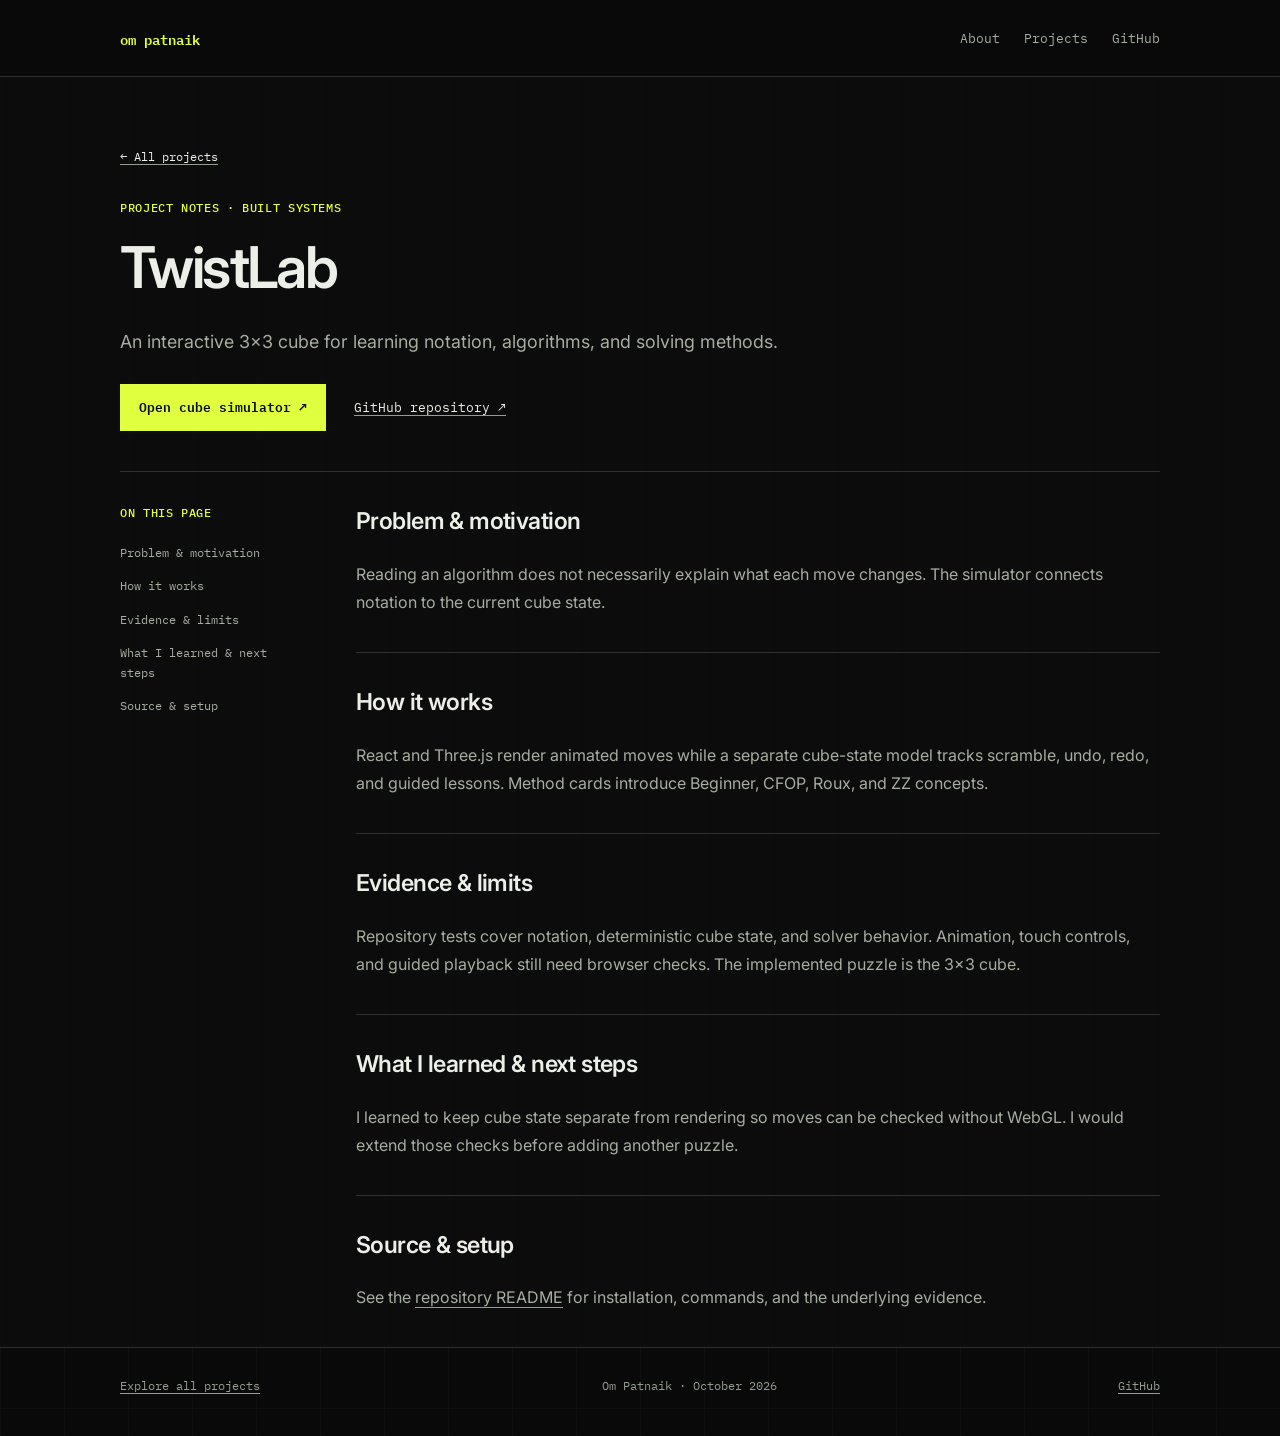
<file: projects/twistlab/index.html>
<!doctype html>
<html lang="en">
<head>
  <meta charset="utf-8">
  <meta name="viewport" content="width=device-width, initial-scale=1">
  <title>TwistLab | Om Patnaik</title>
  <meta name="description" content="An interactive 3×3 cube for learning notation, algorithms, and solving methods.">
  <meta name="theme-color" content="#080908">
  <link rel="canonical" href="https://ompatnaik.com/projects/twistlab/">
  <meta property="og:type" content="website">
  <meta property="og:site_name" content="Om Patnaik">
  <meta property="og:title" content="TwistLab | Om Patnaik">
  <meta property="og:description" content="An interactive 3×3 cube for learning notation, algorithms, and solving methods.">
  <meta property="og:url" content="https://ompatnaik.com/projects/twistlab/">
  <meta property="og:image" content="https://ompatnaik.com/assets/landing-v4/om-avatar.jpg">
  <meta property="og:image:alt" content="Om Patnaik’s profile illustration">
  <meta name="twitter:card" content="summary">
  <link rel="icon" href="/assets/favicon.svg" type="image/svg+xml">
  <link rel="preconnect" href="https://fonts.googleapis.com">
  <link rel="preconnect" href="https://fonts.gstatic.com" crossorigin>
  <link href="https://fonts.googleapis.com/css2?family=IBM+Plex+Mono:wght@400;500;600&amp;family=Inter:wght@400;500;600&amp;display=swap" rel="stylesheet">
  <link rel="stylesheet" href="/assets/landing-v5/site.css?v=413bb1c46770">
</head>
<body>
  <a class="skip-link" href="#main">Skip to content</a>
  <header class="site-header"><div class="shell header-inner">
    <a class="site-name" href="/">om patnaik</a>
    <nav class="nav" aria-label="Primary navigation"><a href="/">About</a><a href="/projects.html">Projects</a><a href="https://github.com/OmTheLast">GitHub</a></nav>
  </div></header>
  <main id="main" tabindex="-1"><div class="shell"><header class="page-head case-head"><a class="back-link" href="/projects.html">← All projects</a><p class="label">Project notes · Built systems</p><h1>TwistLab</h1><p class="intro">An interactive 3×3 cube for learning notation, algorithms, and solving methods.</p><div class="plain-links"><a class="button" href="https://ompatnaik.com/TwistLab/">Open cube simulator ↗</a><a href="https://github.com/OmTheLast/TwistLab">GitHub repository ↗</a></div></header><div class="case-layout"><nav class="contents" aria-label="On this page"><p class="label">On this page</p><a href="#problem">Problem & motivation</a><a href="#approach">How it works</a><a href="#evidence">Evidence & limits</a><a href="#learning">What I learned & next steps</a><a href="#source">Source & setup</a></nav><div class="case-body"><section class="case-section" id="problem" aria-labelledby="problem-title"><h2 id="problem-title">Problem & motivation</h2><p>Reading an algorithm does not necessarily explain what each move changes. The simulator connects notation to the current cube state.</p></section><section class="case-section" id="approach" aria-labelledby="approach-title"><h2 id="approach-title">How it works</h2><p>React and Three.js render animated moves while a separate cube-state model tracks scramble, undo, redo, and guided lessons. Method cards introduce Beginner, CFOP, Roux, and ZZ concepts.</p></section><section class="case-section" id="evidence" aria-labelledby="evidence-title"><h2 id="evidence-title">Evidence & limits</h2><p>Repository tests cover notation, deterministic cube state, and solver behavior. Animation, touch controls, and guided playback still need browser checks. The implemented puzzle is the 3×3 cube.</p></section><section class="case-section" id="learning" aria-labelledby="learning-title"><h2 id="learning-title">What I learned & next steps</h2><p>I learned to keep cube state separate from rendering so moves can be checked without WebGL. I would extend those checks before adding another puzzle.</p></section><section class="case-section" id="source" aria-labelledby="source-title"><h2 id="source-title">Source & setup</h2><p>See the <a href="https://github.com/OmTheLast/TwistLab">repository README</a> for installation, commands, and the underlying evidence.</p></section></div></div></div></main>
  <footer class="site-footer"><div class="shell footer-inner"><a href="/projects.html">Explore all projects</a><span>Om Patnaik · October 2026</span><a href="https://github.com/OmTheLast">GitHub</a></div></footer>
</body>
</html>
</file>
<file: assets/landing-v5/site.css>
:root {
  --bg:#080908;
  --surface:#0c0e0c;
  --text:#ecefe8;
  --muted:#a6ada1;
  --faint:#959d90;
  --line:rgba(236,239,232,.16);
  --accent:#dfff3f;
  --mono:"IBM Plex Mono",ui-monospace,monospace;
  --sans:"Inter",system-ui,sans-serif}

* {
  box-sizing:border-box}
html {
  color-scheme:dark;
  background:var(--bg);
  scroll-padding-top:24px}
body {
  margin:0;
  color:var(--text);
  background-color:var(--bg);
  background-image:linear-gradient(rgba(236,239,232,.025) 1px,transparent 1px),linear-gradient(90deg,rgba(236,239,232,.025) 1px,transparent 1px);
  background-size:64px 64px;
  font:16px/1.75 var(--sans)}
a {
  color:inherit;
  text-decoration-color:var(--faint);
  text-underline-offset:.25em}
a:hover {
  color:var(--accent)}
a:focus-visible,[tabindex]:focus-visible {
  outline:2px solid var(--accent);
  outline-offset:5px}
img {
  display:block;
  max-width:100%;
  height:auto}
.shell {
  width:min(1040px,calc(100% - 48px));
  margin:auto}
.site-header {
  border-bottom:1px solid var(--line);
  background:var(--bg)}
.header-inner {
  display:flex;
  min-height:76px;
  align-items:center;
  justify-content:space-between;
  gap:24px}
.site-name {
  color:var(--accent);
  font:600 .85rem var(--mono);
  text-decoration:none}
.nav {
  display:flex;
  gap:24px;
  font:.8rem var(--mono)}
.nav a {
  color:var(--muted);
  text-decoration:none;
  padding:12px 0}
.nav a[aria-current],.nav a:hover {
  color:var(--text)}
main {
  background:rgba(12,14,12,.78)}
h1,h2,h3 {
  line-height:1.2;
  font-weight:600}
h1 {
  margin:0;
  font-size:clamp(2.35rem,6vw,4.4rem);
  letter-spacing:-.045em}
h2 {
  font-size:1.45rem;
  letter-spacing:-.025em}
h3 {
  font-size:1.12rem}
p {
  margin:0 0 20px}
.label {
  color:var(--accent);
  font:500 .72rem/1.6 var(--mono);
  text-transform:uppercase;
  letter-spacing:.055em;
  margin:0 0 15px}
.profile {
  display:grid;
  grid-template-columns:120px minmax(0,1fr);
  gap:36px;
  align-items:start;
  padding:88px 0 72px}
.avatar {
  width:120px;
  height:120px;
  object-fit:cover;
  border:1px solid var(--line)}
.intro {
  max-width:720px;
  margin:24px 0 0;
  color:var(--muted);
  font-size:1.12rem;
  line-height:1.8}
.plain-links {
  display:flex;
  flex-wrap:wrap;
  align-items:center;
  gap:14px 28px;
  margin-top:26px;
  font:.82rem/1.6 var(--mono)}
.plain-links a {
  padding:8px 0}
.plain-links .button {
  background:var(--accent);
  color:var(--bg);
  padding:12px 18px;
  text-decoration:none;
  font-weight:600;
  border:1px solid var(--accent)}
.plain-links .button:hover {
  background:var(--text);
  border-color:var(--text)}
.section,.project-group {
  border-top:1px solid var(--line);
  padding:44px 0}
.section-grid {
  display:grid;
  grid-template-columns:200px minmax(0,1fr);
  gap:36px}
.section-grid h2 {
  font:.75rem/1.7 var(--mono);
  text-transform:uppercase;
  margin:0}
.section-copy {
  color:var(--muted)}
.section-copy p:last-child {
  margin-bottom:0}
.featured-section {
  border-top:1px solid var(--line);
  padding-top:32px}
.section-heading {
  margin-bottom:28px}
.section-heading h2 {
  margin:0 0 12px}
.section-heading p {
  color:var(--muted);
  font-size:.95rem;
  margin:0}
.feature-card {
  display:grid;
  grid-template-columns:minmax(0,.8fr) minmax(0,1fr);
  gap:48px;
  padding:32px 0;
  border-top:1px solid var(--line)}
.feature-card .label {
  font-size:.67rem}
.feature-card h3 {
  margin:0;
  font-size:1.6rem;
  letter-spacing:-.035em}
.feature-card h3 a {
  text-decoration:none}
.feature-card h3 span {
  color:var(--accent);
  font-size:1.15rem;
  white-space:nowrap}
.feature-card p {
  color:var(--muted);
  margin:0 0 12px}
.feature-card p.label {
  color:var(--accent)}
.feature-card .finding {
  font-size:.83rem;
  color:var(--text);
  border-left:2px solid var(--line);
  padding-left:14px}
.read-link {
  display:inline-block;
  margin-top:8px;
  font:.76rem/1.7 var(--mono)}
.page-head {
  padding:64px 0 40px}
.page-head>p:not(.label) {
  max-width:740px;
  color:var(--muted);
  margin-top:24px}
.page-head h1 {
  font-size:clamp(2.15rem,5vw,3.6rem);
  max-width:880px}
.jump-links {
  display:flex;
  flex-wrap:wrap;
  gap:16px 28px;
  padding:0 0 36px;
  font:.78rem/1.7 var(--mono)}
.project-group .feature-card:last-child {
  padding-bottom:0}
.repo-list {
  border-top:1px solid var(--line)}
.repo-row {
  display:grid;
  grid-template-columns:minmax(0,.7fr) minmax(0,1fr) 116px;
  gap:28px;
  padding:26px 0;
  border-bottom:1px solid var(--line);
  align-items:baseline}
.repo-row h3 {
  margin:0;
  font-size:1rem}
.repo-row h3 a {
  text-decoration:none}
.repo-row p {
  font-size:.9rem;
  color:var(--muted);
  margin:0}
.repo-row>a {
  font:.72rem/1.7 var(--mono)}
.repo-row p.project-status {
  margin-top:8px;
  font:.65rem/1.6 var(--mono);
  color:var(--accent)}
.more-link {
  padding:30px 0;
  margin:0;
  color:var(--muted);
  font-size:.9rem}
.back-link {
  display:inline-block;
  margin-bottom:32px;
  font:.75rem/1.7 var(--mono)}
.case-head .runtime-note {
  font-size:.8rem;
  margin-top:18px;
  max-width:700px}
.case-layout {
  display:grid;
  grid-template-columns:180px minmax(0,1fr);
  gap:56px;
  border-top:1px solid var(--line)}
.contents {
  position:sticky;
  top:32px;
  align-self:start;
  padding:32px 0;
  display:flex;
  flex-direction:column;
  gap:14px;
  font:.72rem/1.7 var(--mono)}
.contents .label {
  margin:0 0 6px}
.contents a {
  color:var(--muted);
  text-decoration:none}
.contents a:hover {
  color:var(--accent)}
.case-body {
  min-width:0}
.case-section {
  padding:36px 0;
  border-bottom:1px solid var(--line);
  scroll-margin-top:24px}
.case-section:last-child {
  border:0}
.case-section h2 {
  margin:0 0 24px}
.case-section h3 {
  margin:30px 0 16px}
.case-section p {
  color:var(--muted)}
.case-section p:last-child {
  margin:0}
.case-section strong {
  color:var(--text)}
.architecture {
  list-style:none;
  display:grid;
  grid-template-columns:repeat(3,minmax(0,1fr));
  gap:12px;
  padding:0;
  margin:0 0 28px}
.architecture li {
  border:1px solid var(--line);
  padding:16px;
  font-size:.78rem;
  background:var(--bg)}
.architecture strong {
  display:block;
  margin-bottom:10px;
  font-size:.85rem;
  line-height:1.5}
.architecture li:not(:last-child) strong::after {
  content:' →';
  color:var(--accent)}
.architecture span {
  color:var(--muted)}
.table-scroll {
  overflow-x:auto;
  max-width:100%;
  margin:24px 0 28px;
  border:1px solid var(--line)}
table {
  border-collapse:collapse;
  width:100%;
  text-align:left;
  font-size:.8rem;
  font-variant-numeric:tabular-nums}
caption {
  text-align:left;
  padding:16px;
  background:var(--bg);
  color:var(--muted);
  font-size:.75rem}
th,td {
  padding:12px 14px;
  border-top:1px solid var(--line);
  vertical-align:top}
thead th {
  color:var(--accent);
  font-weight:500}
tbody th {
  font-weight:500}
td {
  color:var(--muted)}
figure {
  margin:30px 0}
figure img {
  background:#fafaf8;
  width:100%;
  border:1px solid var(--line)}
figcaption {
  font-size:.75rem;
  color:var(--muted);
  margin-top:12px;
  line-height:1.8}
.callout {
  padding:18px 20px;
  border-left:2px solid var(--accent);
  background:rgba(223,255,63,.035)}
.next-study {
  border-top:1px solid var(--line);
  padding:38px 0 52px}
.next-study>a {
  font-size:1.35rem}
.site-footer {
  padding:28px 0 40px;
  border-top:1px solid var(--line);
  color:var(--faint);
  font:.72rem/1.7 var(--mono)}
.footer-inner {
  display:flex;
  justify-content:space-between;
  gap:20px}
.skip-link {
  position:fixed;
  top:-100px;
  left:16px;
  z-index:100;
  padding:10px 16px;
  background:var(--accent);
  color:var(--bg)}
.skip-link:focus {
  top:12px}
.sr-only {
  position:absolute;
  width:1px;
  height:1px;
  overflow:hidden;
  clip-path:inset(50%);
  white-space:nowrap}

@media(max-width:800px) {
  .case-layout {
  grid-template-columns:1fr;
  gap:0}
.contents {
  position:static;
  display:flex;
  flex-direction:row;
  flex-wrap:wrap;
  border-bottom:1px solid var(--line);
  padding:24px 0;
  gap:12px 20px}
.contents .label {
  width:100%}
.feature-card {
  gap:28px}
.section-grid {
  grid-template-columns:1fr;
  gap:20px}
.repo-row {
  grid-template-columns:minmax(0,1fr) 116px;
  gap:12px 20px}
.repo-row>p {
  grid-column:1/-1;
  grid-row:2}
.repo-row>a {
  grid-column:2;
  grid-row:1}
.profile {
  padding:64px 0 52px}
}

@media(max-width:560px) {
  .shell {
  width:calc(100% - 32px)}
.header-inner {
  min-height:70px;
  gap:12px}
.nav {
  gap:16px;
  font-size:.72rem}
.site-name {
  font-size:.75rem}
.profile {
  grid-template-columns:1fr;
  gap:24px;
  padding:44px 0}
.avatar {
  width:80px;
  height:80px}
.intro {
  font-size:1rem;
  margin-top:20px}
.feature-card {
  grid-template-columns:1fr;
  gap:20px;
  padding:28px 0}
.feature-card h3 {
  font-size:1.45rem}
.architecture {
  grid-template-columns:1fr;
  gap:8px}
.architecture li {
  padding:14px}
.architecture strong {
  margin-bottom:6px}
.page-head {
  padding:40px 0 30px}
.section-heading h2 {
  font-size:1.25rem}
.footer-inner {
  flex-wrap:wrap}
.footer-inner span {
  order:3;
  width:100%}
.table-scroll {
  font-size:.75rem}
th,td {
  padding:10px}
.case-section {
  padding:28px 0}
.plain-links {
  gap:12px 22px}
.back-link {
  margin-bottom:24px}
}

@media(prefers-reduced-motion:reduce) {
  * {
  scroll-behavior:auto!important}
}

@media print {
  body,main {
  background:white;
  color:black}
.site-header,.contents,.site-footer,.skip-link {
  display:none}
.shell {
  width:100%}
.case-layout {
  display:block}
.case-section {
  break-inside:avoid}
.case-section p,figcaption {
  color:#333}
a {
  color:inherit}
figure {
  break-inside:avoid}
}
</file>
<file: llamajee/assets/index-DqTLgm9X.css>
:root{color:#25323b;font-synthesis:none;--line:#dce2e5;--muted:#566773;--accent:#225f60;--soft:#edf4f3;background:#f8f9fa;font-family:system-ui,-apple-system,BlinkMacSystemFont,Segoe UI,sans-serif;line-height:1.6}*{box-sizing:border-box}body{margin:0}a{color:var(--accent);text-underline-offset:3px}a:hover{text-decoration-thickness:2px}button,textarea,select,input{font:inherit}button{cursor:pointer}[hidden]{display:none!important}.shell{width:min(1160px,100%);margin-inline:auto;padding-left:32px;padding-right:32px}h1,h2,h3,h4{color:#172c35;line-height:1.25}p{margin:0 0 14px}h1{letter-spacing:-.035em;margin:14px 0 18px;font-size:clamp(29px,3.4vw,42px);font-weight:650}h2{letter-spacing:-.02em;margin:0 0 10px;font-size:26px;font-weight:650}h3{margin:0 0 12px;font-size:18px;font-weight:650}h4{margin:0 0 8px;font-size:16px}section,[id=model-labels]{scroll-margin-top:24px}a:focus-visible,button:focus-visible,select:focus-visible,textarea:focus-visible,input:focus-visible,summary:focus-visible,[tabindex]:focus-visible{outline-offset:3px;outline:3px solid #227d88}.skip-link{z-index:10;border:2px solid var(--accent);background:#fff;padding:12px;position:fixed;top:-100px;left:20px}.skip-link:focus{top:12px}.topbar{border-bottom:1px solid var(--line);justify-content:space-between;align-items:center;gap:24px;min-height:68px;display:flex}.brand{letter-spacing:-.04em;color:#172c35;font-size:19px;font-weight:700;text-decoration:none}.page-section{padding:30px 0 40px}.section-heading{max-width:900px;margin-bottom:22px}.section-heading>p{color:var(--muted);margin-bottom:0;font-size:15px}.model-setup{border:1px solid var(--line);background:#fff;border-radius:6px;grid-template-columns:1fr 1fr;gap:28px;padding:23px;display:grid}.model-selection,.model-loading{min-width:0}.setup-label,label{margin:0 0 8px;font-size:14px;font-weight:600;display:block}.model-band strong,.model-band small{display:block}.model-band strong{color:#374e58;font-size:13px}.model-band small{color:var(--muted);margin-top:3px;font-size:13px}.download-size{color:var(--muted);margin-bottom:12px;font-size:13px}.download-note{color:var(--muted);margin:8px 0 0;font-size:12px;line-height:1.6}.load-actions,.input-actions{flex-wrap:wrap;gap:10px;display:flex}.button{border:1px solid var(--line);color:#294b55;background:#fff;border-radius:4px;justify-content:center;align-items:center;min-height:42px;padding:9px 13px;font-size:13px;font-weight:600;display:inline-flex}.button-primary{background:var(--accent);color:#fff;border-color:var(--accent)}.button:hover:not(:disabled){filter:brightness(.94)}.button:disabled{opacity:.55;cursor:not-allowed}.model-status{color:var(--muted);overflow-wrap:anywhere;margin-top:12px;font-size:12px}.download-track{background:#e7efed;border-radius:3px;height:5px;margin-top:9px;overflow:hidden}.download-track>div{background:var(--accent);width:0;height:100%}.runtime-note{color:var(--muted);max-width:1000px;margin:12px 0 20px;font-size:12px;line-height:1.65}.workspace{grid-template-columns:1fr 1fr;align-items:stretch;gap:20px;display:grid}.card{border:1px solid var(--line);background:#fff;border-radius:6px;min-width:0;padding:24px}.card-title-row{border-bottom:1px solid #e7ecef;justify-content:space-between;align-items:center;gap:10px;margin-bottom:18px;padding-bottom:15px;display:flex}.card-title-row h3{margin:0;font-size:17px}.muted{color:var(--muted);font-size:12px;font-weight:400}textarea,select{color:#25323b;background:#fff;border:1px solid #b9c7cd;border-radius:4px;width:100%;min-width:0;padding:10px;font-size:14px}textarea{resize:vertical;min-height:170px;line-height:1.6}textarea::placeholder{color:#697983}select{min-height:43px}#model-choice{margin-bottom:12px;font-size:13px}.image-control{margin:17px 0 20px}.upload-label{font-size:13px;font-weight:400}.upload-label strong{font-weight:600}.upload-label small{color:var(--muted);margin-top:3px;font-size:12px;display:block}input[type=file]{width:100%;color:var(--muted);font-size:12px}input[type=file]::file-selector-button{font:inherit;color:#294b55;cursor:pointer;background:#f7f9fa;border:1px solid #b9c7cd;border-radius:4px;margin-right:10px;padding:7px 10px}.image-preview{flex-wrap:wrap;align-items:center;gap:10px;padding:12px 0;font-size:12px;display:flex}.image-preview img{object-fit:contain;max-width:140px;max-height:100px}.image-preview span{overflow-wrap:anywhere;min-width:0}.image-preview button{border:1px solid var(--line);color:var(--accent);background:#fff;border-radius:3px;padding:5px 9px}.form-grid{grid-template-columns:1fr 1fr;gap:14px;margin-bottom:20px;display:grid}.form-grid>div{min-width:0}.form-grid label{font-size:13px}.field-note{color:var(--muted);margin-top:6px;font-size:11px;line-height:1.5;display:block}.state-pill{color:#53656e;white-space:nowrap;background:#f0f3f5;border-radius:4px;padding:3px 8px;font-size:11px;line-height:1.5}.state-pill.active{color:#225d49;background:#e4f2ec}.state-pill.error{color:#85441d;background:#fff0df}.result-empty{color:var(--muted);max-width:400px;padding:20px 0;font-size:14px}.output-card pre{white-space:pre-wrap;overflow-wrap:anywhere;max-height:700px;margin:12px 0 0;font-family:ui-monospace,SFMono-Regular,Consolas,monospace;font-size:13px;line-height:1.7;overflow:auto}.final-card{background:var(--soft);border-left:3px solid var(--accent);margin-bottom:16px;padding:12px 14px}.final-card span{color:var(--muted);font-size:12px}.final-card strong{overflow-wrap:anywhere;margin-top:5px;font-size:20px;display:block}.format-checks{background:#fff7e9;border:1px solid #e7d8b5;border-radius:4px;margin-bottom:14px;padding:13px;font-size:13px;line-height:1.6}.format-checks ul{margin:8px 0 0;padding-left:20px}.output-label{margin:20px 0 0;font-size:14px}#output-model{overflow-wrap:anywhere}@media (width<=800px){.model-setup,.workspace{grid-template-columns:1fr}.model-setup{gap:20px}.model-loading{border-top:1px solid var(--line);padding-top:18px}.card{padding:20px}}@media (width<=520px){.shell{padding-left:18px;padding-right:18px}.topbar{gap:14px;padding-top:16px;padding-bottom:16px}.model-setup,.card{padding:17px}.form-grid{grid-template-columns:1fr}.model-band strong,.model-band small,.button{font-size:12px}.card-title-row{align-items:start}.state-pill{white-space:normal;text-align:right;max-width:45%}}.app-subtitle{color:var(--muted);font-size:13px}#solver h1{margin:0 0 10px;font-size:30px}.output-card{min-height:440px}@media (width<=520px){.app-subtitle{font-size:12px}#solver h1{font-size:26px}#solver{padding-top:24px}.output-card{min-height:260px}}.harness-control{margin:1rem 0}.harness-control select{width:100%}#image:disabled{opacity:.5;cursor:not-allowed}.solve-progress{background:var(--soft);border-radius:4px;margin:0 0 14px;padding:11px 13px}.progress-heading{flex-wrap:wrap;justify-content:space-between;align-items:baseline;gap:4px 10px;display:flex}#solve-phase{color:#244d51;font-size:14px}#solve-count{color:var(--muted);font-variant-numeric:tabular-nums;font-size:12px}#reading-progress{width:100%;height:6px;accent-color:var(--accent);margin-top:8px;display:block}
</file>
<file: LlamaJEE.js/demo/assets/index-BpBoojU5.css>
:root{color:#25323b;font-synthesis:none;--line:#dce2e5;--muted:#566773;--accent:#225f60;--soft:#edf4f3;background:#f8f9fa;font-family:system-ui,-apple-system,BlinkMacSystemFont,Segoe UI,sans-serif;line-height:1.6}*{box-sizing:border-box}body{margin:0}a{color:var(--accent);text-underline-offset:3px}a:hover{text-decoration-thickness:2px}button,textarea,select,input{font:inherit}button{cursor:pointer}[hidden]{display:none!important}.shell{width:min(1160px,100%);margin-inline:auto;padding-left:32px;padding-right:32px}h1,h2,h3,h4{color:#172c35;line-height:1.25}p{margin:0 0 14px}h1{letter-spacing:-.035em;margin:14px 0 18px;font-size:clamp(29px,3.4vw,42px);font-weight:650}h2{letter-spacing:-.02em;margin:0 0 10px;font-size:26px;font-weight:650}h3{margin:0 0 12px;font-size:18px;font-weight:650}h4{margin:0 0 8px;font-size:16px}section,[id=model-labels]{scroll-margin-top:24px}a:focus-visible,button:focus-visible,select:focus-visible,textarea:focus-visible,input:focus-visible,summary:focus-visible,[tabindex]:focus-visible{outline-offset:3px;outline:3px solid #227d88}.skip-link{z-index:10;border:2px solid var(--accent);background:#fff;padding:12px;position:fixed;top:-100px;left:20px}.skip-link:focus{top:12px}.topbar{border-bottom:1px solid var(--line);justify-content:space-between;align-items:center;gap:24px;min-height:68px;display:flex}.brand{letter-spacing:-.04em;color:#172c35;font-size:19px;font-weight:700;text-decoration:none}.page-section{padding:30px 0 40px}.section-heading{max-width:900px;margin-bottom:22px}.section-heading>p{color:var(--muted);margin-bottom:0;font-size:15px}.model-setup{border:1px solid var(--line);background:#fff;border-radius:6px;grid-template-columns:1fr 1fr;gap:28px;padding:23px;display:grid}.model-selection,.model-loading{min-width:0}.setup-label,label{margin:0 0 8px;font-size:14px;font-weight:600;display:block}.model-band strong,.model-band small{display:block}.model-band strong{color:#374e58;font-size:13px}.model-band small{color:var(--muted);margin-top:3px;font-size:13px}.download-size{color:var(--muted);margin-bottom:12px;font-size:13px}.download-note{color:var(--muted);margin:8px 0 0;font-size:12px;line-height:1.6}.load-actions,.input-actions{flex-wrap:wrap;gap:10px;display:flex}.button{border:1px solid var(--line);color:#294b55;background:#fff;border-radius:4px;justify-content:center;align-items:center;min-height:42px;padding:9px 13px;font-size:13px;font-weight:600;display:inline-flex}.button-primary{background:var(--accent);color:#fff;border-color:var(--accent)}.button:hover:not(:disabled){filter:brightness(.94)}.button:disabled{opacity:.55;cursor:not-allowed}.model-status{color:var(--muted);overflow-wrap:anywhere;margin-top:12px;font-size:12px}.download-track{background:#e7efed;border-radius:3px;height:5px;margin-top:9px;overflow:hidden}.download-track>div{background:var(--accent);width:0;height:100%}.runtime-note{color:var(--muted);max-width:1000px;margin:12px 0 20px;font-size:12px;line-height:1.65}.workspace{grid-template-columns:1fr 1fr;align-items:stretch;gap:20px;display:grid}.card{border:1px solid var(--line);background:#fff;border-radius:6px;min-width:0;padding:24px}.card-title-row{border-bottom:1px solid #e7ecef;justify-content:space-between;align-items:center;gap:10px;margin-bottom:18px;padding-bottom:15px;display:flex}.card-title-row h3{margin:0;font-size:17px}.muted{color:var(--muted);font-size:12px;font-weight:400}textarea,select{color:#25323b;background:#fff;border:1px solid #b9c7cd;border-radius:4px;width:100%;min-width:0;padding:10px;font-size:14px}textarea{resize:vertical;min-height:170px;line-height:1.6}textarea::placeholder{color:#697983}select{min-height:43px}#model-choice{margin-bottom:12px;font-size:13px}.image-control{margin:17px 0 20px}.upload-label{font-size:13px;font-weight:400}.upload-label strong{font-weight:600}.upload-label small{color:var(--muted);margin-top:3px;font-size:12px;display:block}input[type=file]{width:100%;color:var(--muted);font-size:12px}input[type=file]::file-selector-button{font:inherit;color:#294b55;cursor:pointer;background:#f7f9fa;border:1px solid #b9c7cd;border-radius:4px;margin-right:10px;padding:7px 10px}.image-preview{flex-wrap:wrap;align-items:center;gap:10px;padding:12px 0;font-size:12px;display:flex}.image-preview img{object-fit:contain;max-width:140px;max-height:100px}.image-preview span{overflow-wrap:anywhere;min-width:0}.image-preview button{border:1px solid var(--line);color:var(--accent);background:#fff;border-radius:3px;padding:5px 9px}.form-grid{grid-template-columns:1fr 1fr;gap:14px;margin-bottom:20px;display:grid}.form-grid>div{min-width:0}.form-grid label{font-size:13px}.field-note{color:var(--muted);margin-top:6px;font-size:11px;line-height:1.5;display:block}.state-pill{color:#53656e;white-space:nowrap;background:#f0f3f5;border-radius:4px;padding:3px 8px;font-size:11px;line-height:1.5}.state-pill.active{color:#225d49;background:#e4f2ec}.state-pill.error{color:#85441d;background:#fff0df}.result-empty{color:var(--muted);max-width:400px;padding:20px 0;font-size:14px}.output-card pre{white-space:pre-wrap;overflow-wrap:anywhere;max-height:700px;margin:12px 0 0;font-family:ui-monospace,SFMono-Regular,Consolas,monospace;font-size:13px;line-height:1.7;overflow:auto}.final-card{background:var(--soft);border-left:3px solid var(--accent);margin-bottom:16px;padding:12px 14px}.final-card span{color:var(--muted);font-size:12px}.final-card strong{overflow-wrap:anywhere;margin-top:5px;font-size:20px;display:block}.format-checks{background:#fff7e9;border:1px solid #e7d8b5;border-radius:4px;margin-bottom:14px;padding:13px;font-size:13px;line-height:1.6}.format-checks ul{margin:8px 0 0;padding-left:20px}.output-label{margin:20px 0 0;font-size:14px}#output-model{overflow-wrap:anywhere}@media (width<=800px){.model-setup,.workspace{grid-template-columns:1fr}.model-setup{gap:20px}.model-loading{border-top:1px solid var(--line);padding-top:18px}.card{padding:20px}}@media (width<=520px){.shell{padding-left:18px;padding-right:18px}.topbar{gap:14px;padding-top:16px;padding-bottom:16px}.model-setup,.card{padding:17px}.form-grid{grid-template-columns:1fr}.model-band strong,.model-band small,.button{font-size:12px}.card-title-row{align-items:start}.state-pill{white-space:normal;text-align:right;max-width:45%}}.app-subtitle{color:var(--muted);font-size:13px}#solver h1{margin:0 0 10px;font-size:30px}.output-card{min-height:440px}@media (width<=520px){.app-subtitle{font-size:12px}#solver h1{font-size:26px}#solver{padding-top:24px}.output-card{min-height:260px}}.harness-control{margin:1rem 0}.harness-control select{width:100%}#image:disabled{opacity:.5;cursor:not-allowed}
</file>
<file: projects/session-score/score.css>
.score-head { display:grid; grid-template-columns:minmax(0,1.5fr) minmax(0,1fr); gap:32px; align-items:center; padding:48px 0 52px }
.score-head .label { margin:35px 0 12px }
.score-head .intro { max-width:560px; margin-top:14px }
.record { width:min(100%,340px); justify-self:end }
#availability { font-size:.86rem; color:var(--muted); margin:14px 0 0; max-width:52ch }
audio { width:min(100%,540px); display:block }
@media(max-width:680px) {
  .score-head { display:block; position:relative; padding:30px 0 32px }
  .score-head .label { margin-top:50px }
  .record { position:absolute; top:12px; right:0; width:68px }
}
</file>
